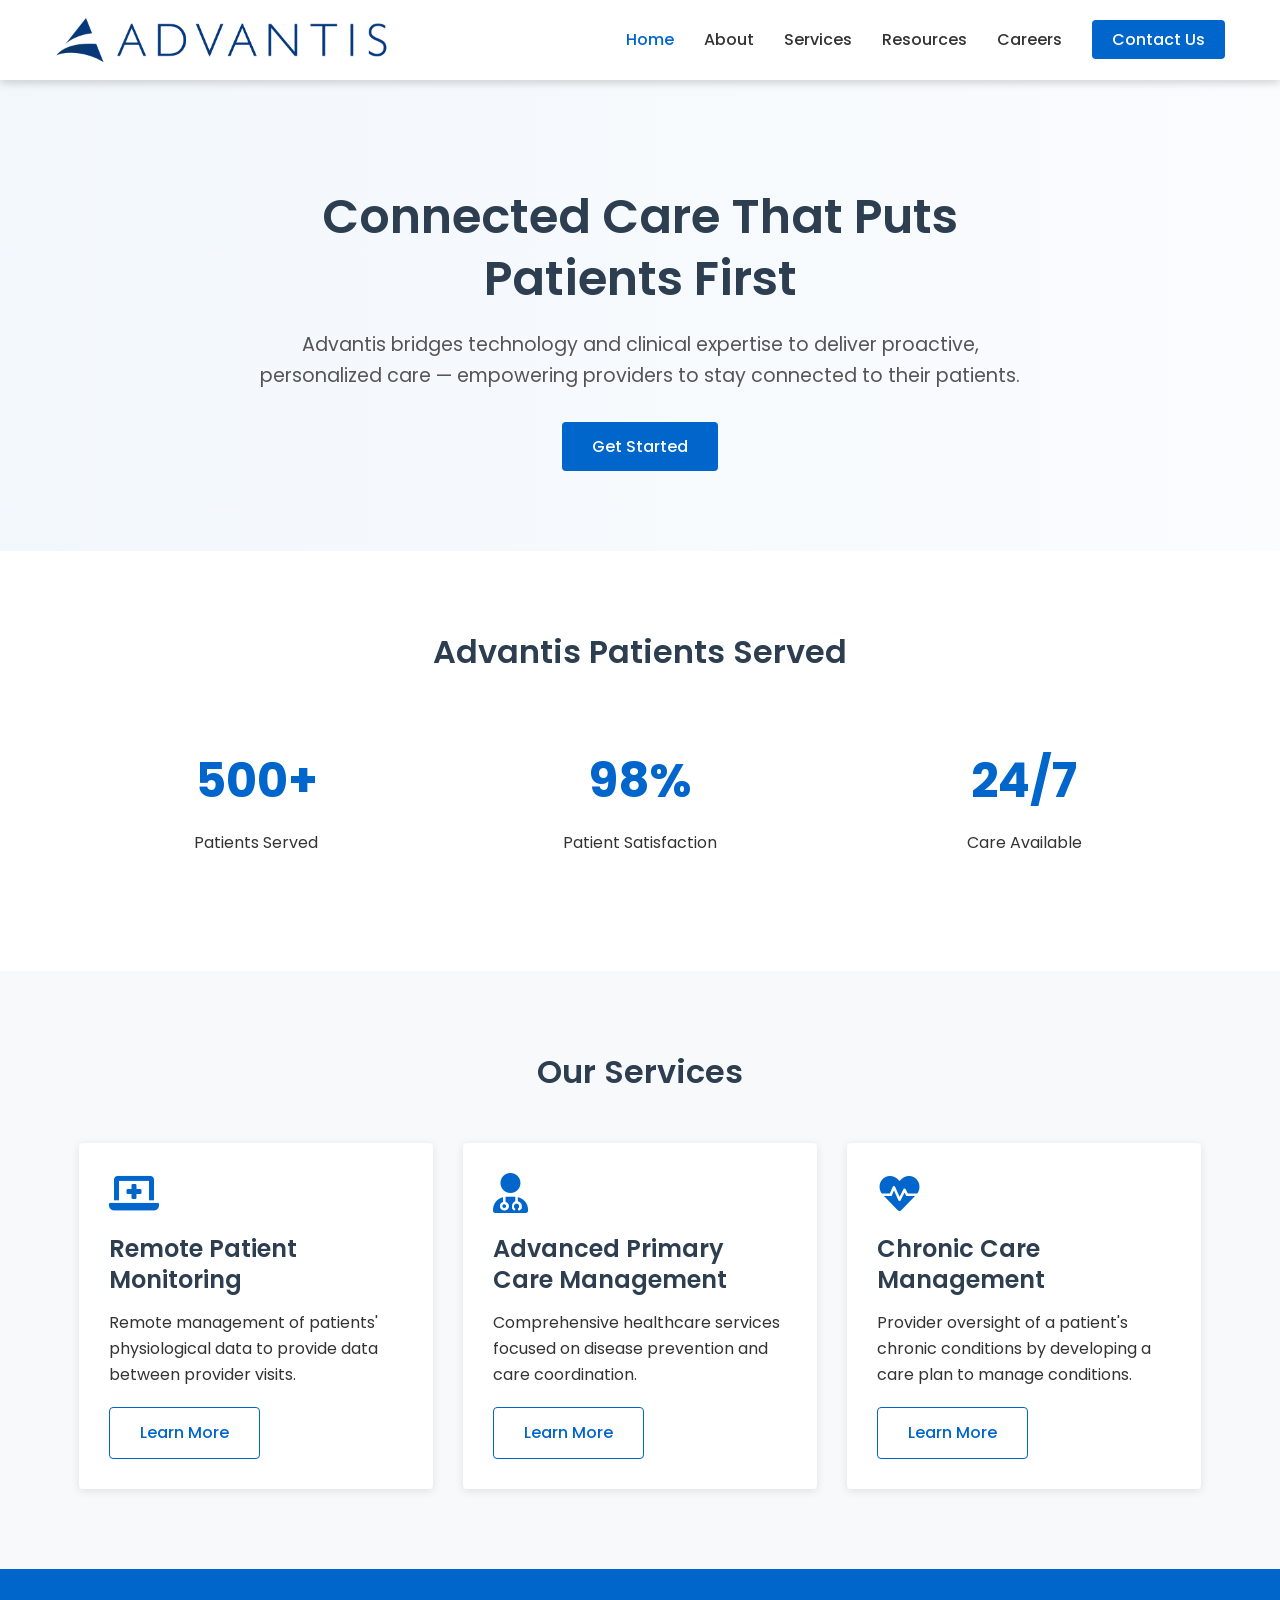
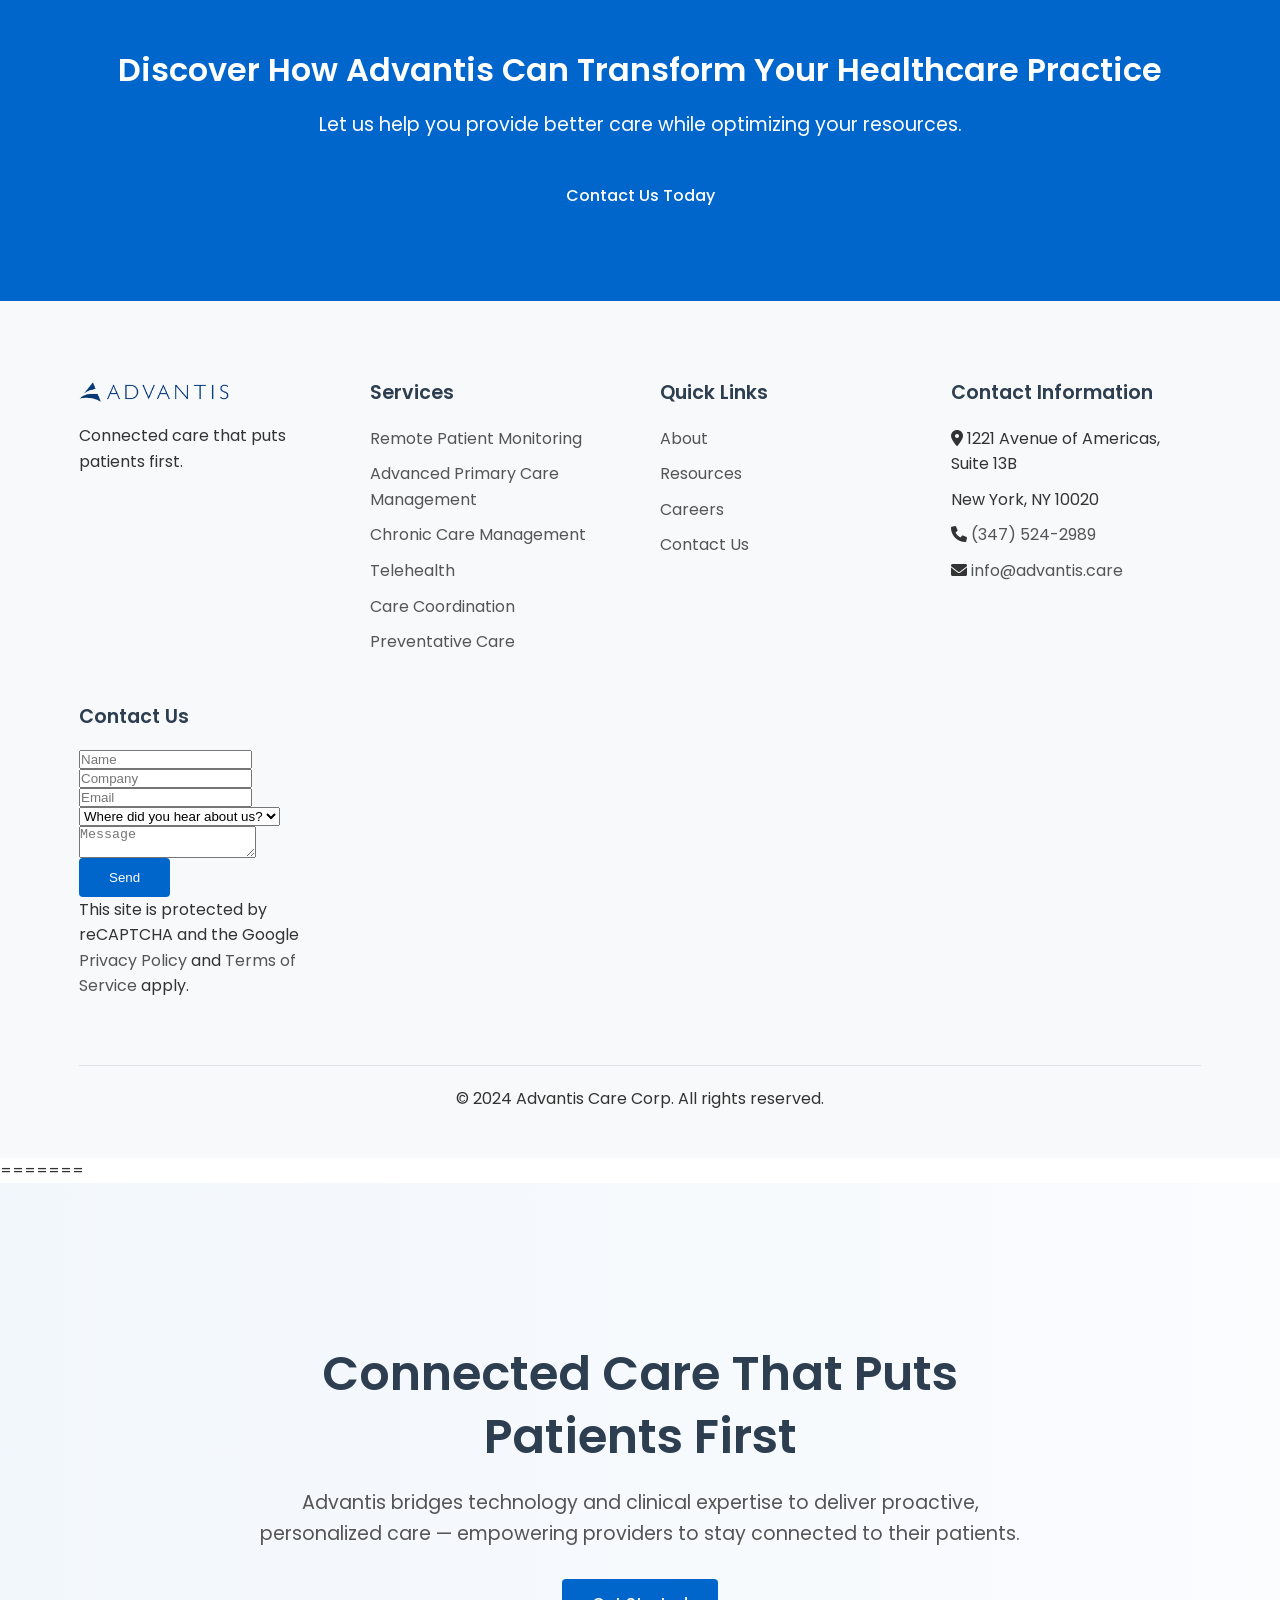
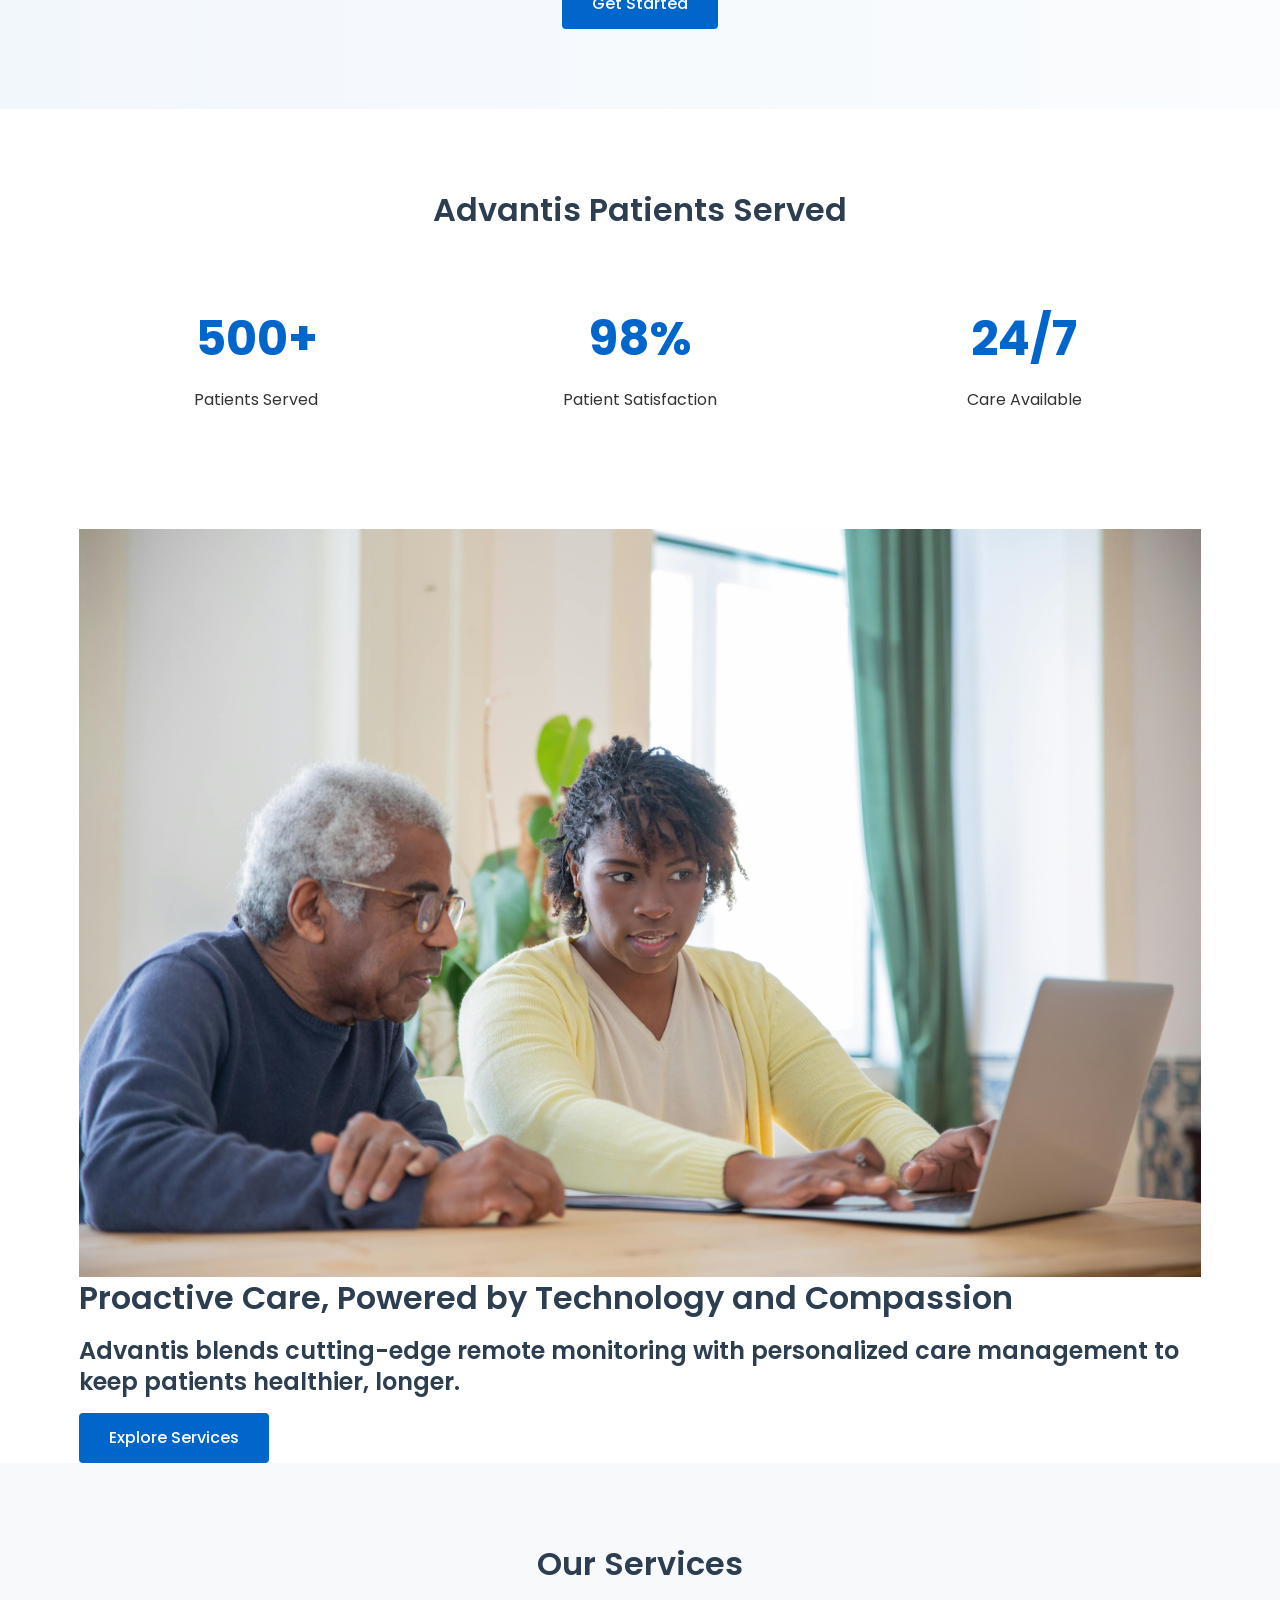
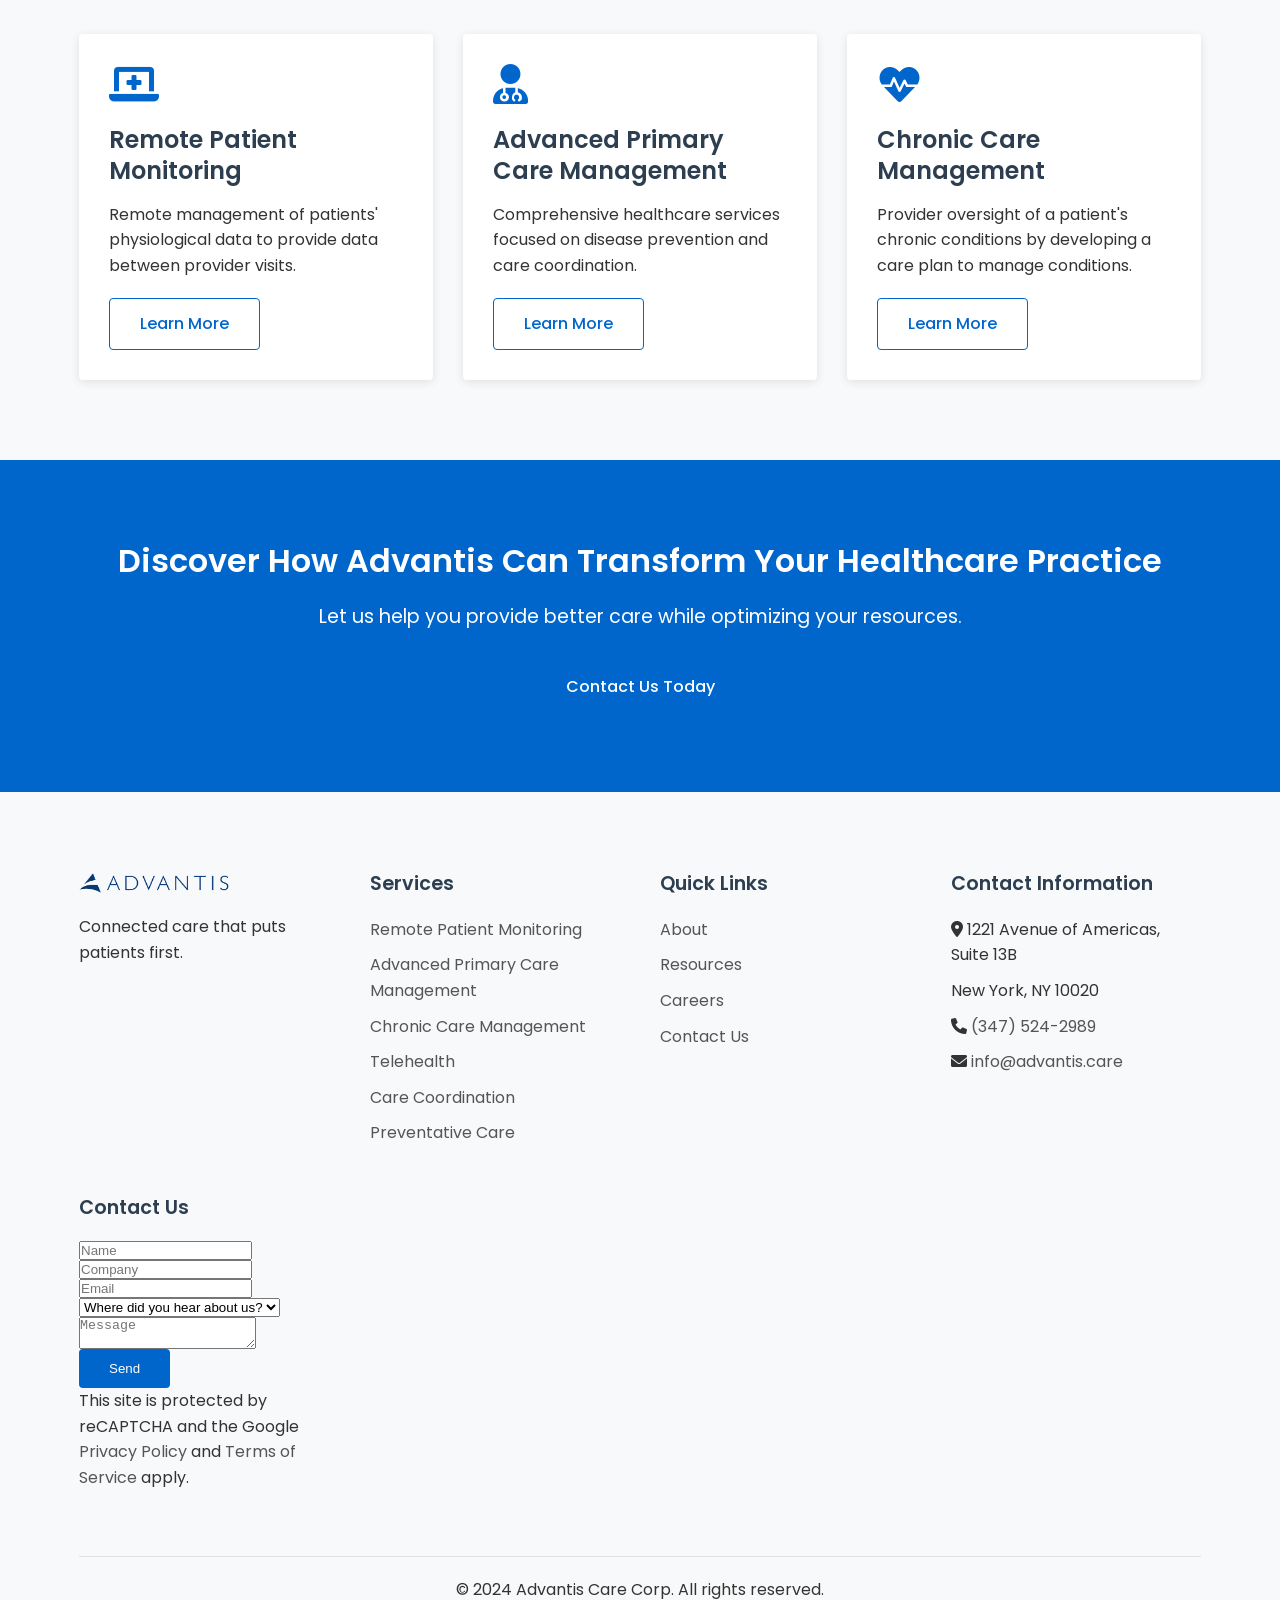
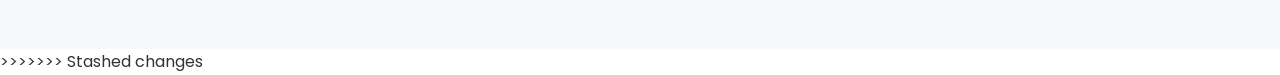
<file: index.html>
<<<<<<< Updated upstream
<!DOCTYPE html>
<html lang="en">
<head>
    <meta charset="UTF-8">
    <meta name="viewport" content="width=device-width, initial-scale=1.0">
    
    <!-- Prevent caching issues -->
    <meta http-equiv="Cache-Control" content="no-cache, no-store, must-revalidate">
    <meta http-equiv="Pragma" content="no-cache">
    <meta http-equiv="Expires" content="0">
    
    <title>Advantis - Connected Healthcare Solutions</title>
    <link rel="icon" href="images/favicon-32x32.png" type="image/png">
    
    <!-- Critical CSS for layout stability, even if stylesheet fails to load -->
    <style>
        *, *::before, *::after {
            box-sizing: border-box;
            margin: 0;
            padding: 0;
        }
        body {
            font-family: 'Poppins', Arial, sans-serif;
            line-height: 1.6;
            color: #333333;
            background-color: #ffffff;
        }
        .container {
            width: 90%;
            max-width: 1200px;
            margin: 0 auto;
            padding: 0 15px;
        }
        .header {
            background-color: #ffffff;
            box-shadow: 0 2px 10px rgba(0, 0, 0, 0.1);
            position: fixed;
            top: 0;
            left: 0;
            width: 100%;
            z-index: 1000;
            height: 80px;
        }
        .logo img {
            max-height: 50px;
            width: auto;
        }
        img {
            max-width: 100%;
            height: auto;
            display: block;
        }
        h1, h2, h3 {
            color: #2C3E50;
        }
        a {
            color: #0066CC;
            text-decoration: none;
        }
        .btn {
            display: inline-block;
            background: #0066CC;
            color: white;
            padding: 12px 30px;
            border-radius: 4px;
            font-weight: 500;
        }
        .footer {
            background: #f8f9fa;
            padding: 80px 0 30px;
        }
    </style>
    
    <!-- Main stylesheet with a unique timestamp to prevent caching issues -->
    <link rel="stylesheet" href="style.css?v=20240502001">
    
    <!-- External fonts -->
    <link rel="stylesheet" href="https://cdnjs.cloudflare.com/ajax/libs/font-awesome/6.0.0/css/all.min.css">
    <link href="https://fonts.googleapis.com/css2?family=Poppins:wght@400;500;600;700&family=Inter:wght@400;500;600&display=swap" rel="stylesheet">
</head>
<body>
    <!-- Header -->
    <header class="header">
        <div class="container header-container">
            <div class="logo">
                <a href="index.html">
                    <img src="images/Advantis-Logo-200.png" alt="Advantis Logo">
                </a>
            </div>
            
            <!-- Navigation for desktop -->
            <nav class="nav">
                <ul class="nav-list">
                    <li class="nav-item"><a href="index.html" class="nav-link active">Home</a></li>
                    <li class="nav-item"><a href="about.html" class="nav-link">About</a></li>
                    <li class="nav-item dropdown">
                        <a href="services.html" class="nav-link">Services</a>
                        <div class="dropdown-content">
                            <a href="services.html#rpm" class="dropdown-item">Remote Patient Monitoring</a>
                            <a href="services.html#apcm" class="dropdown-item">Advanced Primary Care Management</a>
                            <a href="services.html#ccm" class="dropdown-item">Chronic Care Management</a>
                            <a href="services.html#telehealth" class="dropdown-item">Telehealth</a>
                            <a href="services.html#coordination" class="dropdown-item">Care Coordination</a>
                            <a href="services.html#preventative" class="dropdown-item">Preventative Care</a>
                        </div>
                    </li>
                    <li class="nav-item"><a href="resources.html" class="nav-link">Resources</a></li>
                    <li class="nav-item"><a href="careers.html" class="nav-link">Careers</a></li>
                    <li class="nav-item"><a href="contact.html" class="nav-link contact-btn">Contact Us</a></li>
                </ul>
                
                <!-- Mobile menu toggle -->
                <button class="mobile-toggle" aria-label="Toggle menu">
                    <span></span>
                    <span></span>
                    <span></span>
                </button>
            </nav>
        </div>
    </header>

    <!-- Hero Section -->
    <section class="hero">
        <div class="container">
            <div class="hero-content">
                <h1>Connected Care That Puts Patients First</h1>
                <p>Advantis bridges technology and clinical expertise to deliver proactive, personalized care — empowering providers to stay connected to their patients.</p>
                <div class="hero-buttons">
                    <a href="contact.html" class="btn">Get Started</a>
                </div>
            </div>
        </div>
    </section>

    <!-- Stats Section -->
    <section class="stats section">
        <div class="container">
            <h2>Advantis Patients Served</h2>
            <div class="stats-grid">
                <div class="stat-item">
                    <div class="stat-number">500+</div>
                    <p>Patients Served</p>
                </div>
                <div class="stat-item">
                    <div class="stat-number">98%</div>
                    <p>Patient Satisfaction</p>
                </div>
                <div class="stat-item">
                    <div class="stat-number">24/7</div>
                    <p>Care Available</p>
                </div>
            </div>
        </div>
    </section>

    <!-- Services Section -->
    <section class="services section">
        <div class="container">
            <h2>Our Services</h2>
            <div class="services-grid">
                <div class="service-card">
                    <i class="fas fa-laptop-medical"></i>
                    <h3>Remote Patient Monitoring</h3>
                    <p>Remote management of patients' physiological data to provide data between provider visits.</p>
                    <a href="services.html#rpm" class="btn btn-secondary">Learn More</a>
                </div>
                <div class="service-card">
                    <i class="fas fa-user-md"></i>
                    <h3>Advanced Primary Care Management</h3>
                    <p>Comprehensive healthcare services focused on disease prevention and care coordination.</p>
                    <a href="services.html#apcm" class="btn btn-secondary">Learn More</a>
                </div>
                <div class="service-card">
                    <i class="fas fa-heartbeat"></i>
                    <h3>Chronic Care Management</h3>
                    <p>Provider oversight of a patient's chronic conditions by developing a care plan to manage conditions.</p>
                    <a href="services.html#ccm" class="btn btn-secondary">Learn More</a>
                </div>
            </div>
        </div>
    </section>

    <!-- Call to Action Section -->
    <section class="cta">
        <div class="container">
            <h2>Discover How Advantis Can Transform Your Healthcare Practice</h2>
            <p>Let us help you provide better care while optimizing your resources.</p>
            <a href="contact.html" class="btn">Contact Us Today</a>
        </div>
    </section>

    <!-- Footer -->
    <footer class="footer">
        <div class="container">
            <div class="footer-grid">
                <div class="footer-column">
                    <img src="images/Advantis-Logo-200.png" alt="Advantis Logo" class="footer-logo">
                    <p>Connected care that puts patients first.</p>
                </div>
                <div class="footer-column">
                    <h3>Services</h3>
                    <ul>
                        <li><a href="services.html#rpm">Remote Patient Monitoring</a></li>
                        <li><a href="services.html#apcm">Advanced Primary Care Management</a></li>
                        <li><a href="services.html#ccm">Chronic Care Management</a></li>
                        <li><a href="services.html#telehealth">Telehealth</a></li>
                        <li><a href="services.html#coordination">Care Coordination</a></li>
                        <li><a href="services.html#preventative">Preventative Care</a></li>
                    </ul>
                </div>
                <div class="footer-column">
                    <h3>Quick Links</h3>
                    <ul>
                        <li><a href="about.html">About</a></li>
                        <li><a href="resources.html">Resources</a></li>
                        <li><a href="careers.html">Careers</a></li>
                        <li><a href="contact.html">Contact Us</a></li>
                    </ul>
                </div>
                <div class="footer-column">
                    <h3>Contact Information</h3>
                    <ul>
                        <li><i class="fas fa-map-marker-alt"></i> 1221 Avenue of Americas, Suite 13B</li>
                        <li>New York, NY 10020</li>
                        <li><i class="fas fa-phone"></i> <a href="tel:+13475242989">(347) 524-2989</a></li>
                        <li><i class="fas fa-envelope"></i> <a href="mailto:info@advantis.care">info@advantis.care</a></li>
                    </ul>
                </div>
                <!-- Contact Form Column -->
                <div class="footer-column">
                    <h3>Contact Us</h3>
                    <form class="footer-contact-form">
                        <input type="text" placeholder="Name" required>
                        <input type="text" placeholder="Company" required>
                        <input type="email" placeholder="Email" required>
                        <select required>
                            <option value="">Where did you hear about us?</option>
                            <option value="search">Search Engine</option>
                            <option value="social">Social Media</option>
                            <option value="referral">Referral</option>
                            <option value="other">Other</option>
                        </select>
                        <textarea placeholder="Message" required></textarea>
                        <div class="g-recaptcha" data-sitekey="6LepWCorAAAAACKOTeqIfRkulqMHijMDkpvqm8fO"></div>
                        <button type="submit" class="btn btn-primary">Send</button>
                    </form>
                    <p class="form-disclaimer">This site is protected by reCAPTCHA and the Google 
                        <a href="https://policies.google.com/privacy">Privacy Policy</a> and 
                        <a href="https://policies.google.com/terms">Terms of Service</a> apply.
                    </p>
                </div>
            </div>
            <div class="footer-bottom">
                <p>&copy; 2024 Advantis Care Corp. All rights reserved.</p>
            </div>
        </div>
    </footer>

    <!-- Google reCAPTCHA -->
    <script src="https://www.google.com/recaptcha/api.js" async defer></script>
    
    <!-- Main JavaScript file -->
    <script src="script.js?v=20240502001"></script>
</body>
=======
<!DOCTYPE html>
<html lang="en">
<head>
    <meta charset="UTF-8">
    <meta name="viewport" content="width=device-width, initial-scale=1.0">
    
    <!-- Prevent caching issues -->
    <meta http-equiv="Cache-Control" content="no-cache, no-store, must-revalidate">
    <meta http-equiv="Pragma" content="no-cache">
    <meta http-equiv="Expires" content="0">
    
    <title>Advantis - Connected Healthcare Solutions</title>
    <link rel="icon" href="images/favicon-32x32.png" type="image/png">
    
    <!-- Critical CSS for layout stability, even if stylesheet fails to load -->
    <style>
        *, *::before, *::after {
            box-sizing: border-box;
            margin: 0;
            padding: 0;
        }
        body {
            font-family: 'Poppins', Arial, sans-serif;
            line-height: 1.6;
            color: #333333;
            background-color: #ffffff;
        }
        .container {
            width: 90%;
            max-width: 1200px;
            margin: 0 auto;
            padding: 0 15px;
        }
        .header {
            background-color: #ffffff;
            box-shadow: 0 2px 10px rgba(0, 0, 0, 0.1);
            position: fixed;
            top: 0;
            left: 0;
            width: 100%;
            z-index: 1000;
            height: 80px;
        }
        .logo img {
            max-height: 50px;
            width: auto;
        }
        img {
            max-width: 100%;
            height: auto;
            display: block;
        }
        h1, h2, h3 {
            color: #2C3E50;
        }
        a {
            color: #0066CC;
            text-decoration: none;
        }
        .btn {
            display: inline-block;
            background: #0066CC;
            color: white;
            padding: 12px 30px;
            border-radius: 4px;
            font-weight: 500;
        }
        .footer {
            background: #f8f9fa;
            padding: 80px 0 30px;
        }
    </style>
    
    <!-- Main stylesheet with a unique timestamp to prevent caching issues -->
    <link rel="stylesheet" href="style.css?v=20240502001">
    
    <!-- External fonts -->
    <link rel="stylesheet" href="https://cdnjs.cloudflare.com/ajax/libs/font-awesome/6.0.0/css/all.min.css">
    <link href="https://fonts.googleapis.com/css2?family=Poppins:wght@400;500;600;700&family=Inter:wght@400;500;600&display=swap" rel="stylesheet">
</head>
<body>
    <!-- Header -->
    <header class="header">
        <div class="container header-container">
            <div class="logo">
                <a href="index.html">
                    <img src="images/Advantis-Logo-200.png" alt="Advantis Logo">
                </a>
            </div>
            
            <!-- Navigation for desktop -->
            <nav class="nav">
                <ul class="nav-list">
                    <li class="nav-item"><a href="index.html" class="nav-link active">Home</a></li>
                    <li class="nav-item"><a href="about.html" class="nav-link">About</a></li>
                    <li class="nav-item dropdown">
                        <a href="services.html" class="nav-link">Services</a>
                        <div class="dropdown-content">
                            <a href="services.html#rpm" class="dropdown-item">Remote Patient Monitoring</a>
                            <a href="services.html#apcm" class="dropdown-item">Advanced Primary Care Management</a>
                            <a href="services.html#ccm" class="dropdown-item">Chronic Care Management</a>
                            <a href="services.html#telehealth" class="dropdown-item">Telehealth</a>
                            <a href="services.html#coordination" class="dropdown-item">Care Coordination</a>
                            <a href="services.html#preventative" class="dropdown-item">Preventative Care</a>
                        </div>
                    </li>
                    <li class="nav-item"><a href="resources.html" class="nav-link">Resources</a></li>
                    <li class="nav-item"><a href="careers.html" class="nav-link">Careers</a></li>
                    <li class="nav-item"><a href="contact.html" class="nav-link contact-btn">Contact Us</a></li>
                </ul>
                
                <!-- Mobile menu toggle -->
                <button class="mobile-toggle" aria-label="Toggle menu">
                    <span></span>
                    <span></span>
                    <span></span>
                </button>
            </nav>
        </div>
    </header>

    <!-- Hero Section -->
    <section class="hero">
        <div class="container">
            <div class="hero-content">
                <h1>Connected Care That Puts Patients First</h1>
                <p>Advantis bridges technology and clinical expertise to deliver proactive, personalized care — empowering providers to stay connected to their patients.</p>
                <div class="hero-buttons">
                    <a href="contact.html" class="btn">Get Started</a>
                </div>
            </div>
        </div>
    </section>

    <!-- Stats Section -->
    <section class="stats section">
        <div class="container">
            <h2>Advantis Patients Served</h2>
            <div class="stats-grid">
                <div class="stat-item">
                    <div class="stat-number">500+</div>
                    <p>Patients Served</p>
                </div>
                <div class="stat-item">
                    <div class="stat-number">98%</div>
                    <p>Patient Satisfaction</p>
                </div>
                <div class="stat-item">
                    <div class="stat-number">24/7</div>
                    <p>Care Available</p>
                </div>
            </div>
        </div>
    </section>

        <!-- Dedicated to Proactive Care Section -->
        <section class="proactive-care">
            <div class="container">
                <div class="proactive-grid">
                    <div class="proactive-image">
                        <img src="images/caretaking.jpg" alt="Healthcare provider with patient" class="proactive-img">
                    </div>
                    <div class="proactive-content">
                        <h2>Proactive Care, Powered by Technology and Compassion</h2>
                        <h3>Advantis blends cutting-edge remote monitoring with personalized care management to keep patients healthier, longer.</h3>
                        <a href="services.html" class="btn btn-primary">Explore Services</a>
                    </div>
                </div>
            </div>
        </section>
        
    <!-- Services Section -->
    <section class="services section">
        <div class="container">
            <h2>Our Services</h2>
            <div class="services-grid">
                <div class="service-card">
                    <i class="fas fa-laptop-medical"></i>
                    <h3>Remote Patient Monitoring</h3>
                    <p>Remote management of patients' physiological data to provide data between provider visits.</p>
                    <a href="services.html#rpm" class="btn btn-secondary">Learn More</a>
                </div>
                <div class="service-card">
                    <i class="fas fa-user-md"></i>
                    <h3>Advanced Primary Care Management</h3>
                    <p>Comprehensive healthcare services focused on disease prevention and care coordination.</p>
                    <a href="services.html#apcm" class="btn btn-secondary">Learn More</a>
                </div>
                <div class="service-card">
                    <i class="fas fa-heartbeat"></i>
                    <h3>Chronic Care Management</h3>
                    <p>Provider oversight of a patient's chronic conditions by developing a care plan to manage conditions.</p>
                    <a href="services.html#ccm" class="btn btn-secondary">Learn More</a>
                </div>
            </div>
        </div>
    </section>

    <!-- Call to Action Section -->
    <section class="cta">
        <div class="container">
            <h2>Discover How Advantis Can Transform Your Healthcare Practice</h2>
            <p>Let us help you provide better care while optimizing your resources.</p>
            <a href="contact.html" class="btn">Contact Us Today</a>
        </div>
    </section>

    <!-- Footer -->
    <footer class="footer">
        <div class="container">
            <div class="footer-grid">
                <div class="footer-column">
                    <img src="images/Advantis-Logo-200.png" alt="Advantis Logo" class="footer-logo">
                    <p>Connected care that puts patients first.</p>
                </div>
                <div class="footer-column">
                    <h3>Services</h3>
                    <ul>
                        <li><a href="services.html#rpm">Remote Patient Monitoring</a></li>
                        <li><a href="services.html#apcm">Advanced Primary Care Management</a></li>
                        <li><a href="services.html#ccm">Chronic Care Management</a></li>
                        <li><a href="services.html#telehealth">Telehealth</a></li>
                        <li><a href="services.html#coordination">Care Coordination</a></li>
                        <li><a href="services.html#preventative">Preventative Care</a></li>
                    </ul>
                </div>
                <div class="footer-column">
                    <h3>Quick Links</h3>
                    <ul>
                        <li><a href="about.html">About</a></li>
                        <li><a href="resources.html">Resources</a></li>
                        <li><a href="careers.html">Careers</a></li>
                        <li><a href="contact.html">Contact Us</a></li>
                    </ul>
                </div>
                <div class="footer-column">
                    <h3>Contact Information</h3>
                    <ul>
                        <li><i class="fas fa-map-marker-alt"></i> 1221 Avenue of Americas, Suite 13B</li>
                        <li>New York, NY 10020</li>
                        <li><i class="fas fa-phone"></i> <a href="tel:+13475242989">(347) 524-2989</a></li>
                        <li><i class="fas fa-envelope"></i> <a href="mailto:info@advantis.care">info@advantis.care</a></li>
                    </ul>
                </div>
                <!-- Contact Form Column -->
                <div class="footer-column">
                    <h3>Contact Us</h3>
                    <form class="footer-contact-form">
                        <input type="text" placeholder="Name" required>
                        <input type="text" placeholder="Company" required>
                        <input type="email" placeholder="Email" required>
                        <select required>
                            <option value="">Where did you hear about us?</option>
                            <option value="search">Search Engine</option>
                            <option value="social">Social Media</option>
                            <option value="referral">Referral</option>
                            <option value="other">Other</option>
                        </select>
                        <textarea placeholder="Message" required></textarea>
                        <div class="g-recaptcha" data-sitekey="6LepWCorAAAAACKOTeqIfRkulqMHijMDkpvqm8fO"></div>
                        <button type="submit" class="btn btn-primary">Send</button>
                    </form>
                    <p class="form-disclaimer">This site is protected by reCAPTCHA and the Google 
                        <a href="https://policies.google.com/privacy">Privacy Policy</a> and 
                        <a href="https://policies.google.com/terms">Terms of Service</a> apply.
                    </p>
                </div>
            </div>
            <div class="footer-bottom">
                <p>&copy; 2024 Advantis Care Corp. All rights reserved.</p>
            </div>
        </div>
    </footer>

    <!-- Google reCAPTCHA -->
    <script src="https://www.google.com/recaptcha/api.js" async defer></script>
    
    <!-- Main JavaScript file -->
    <script src="script.js?v=20240502001"></script>
</body>
>>>>>>> Stashed changes
</html>
</file>
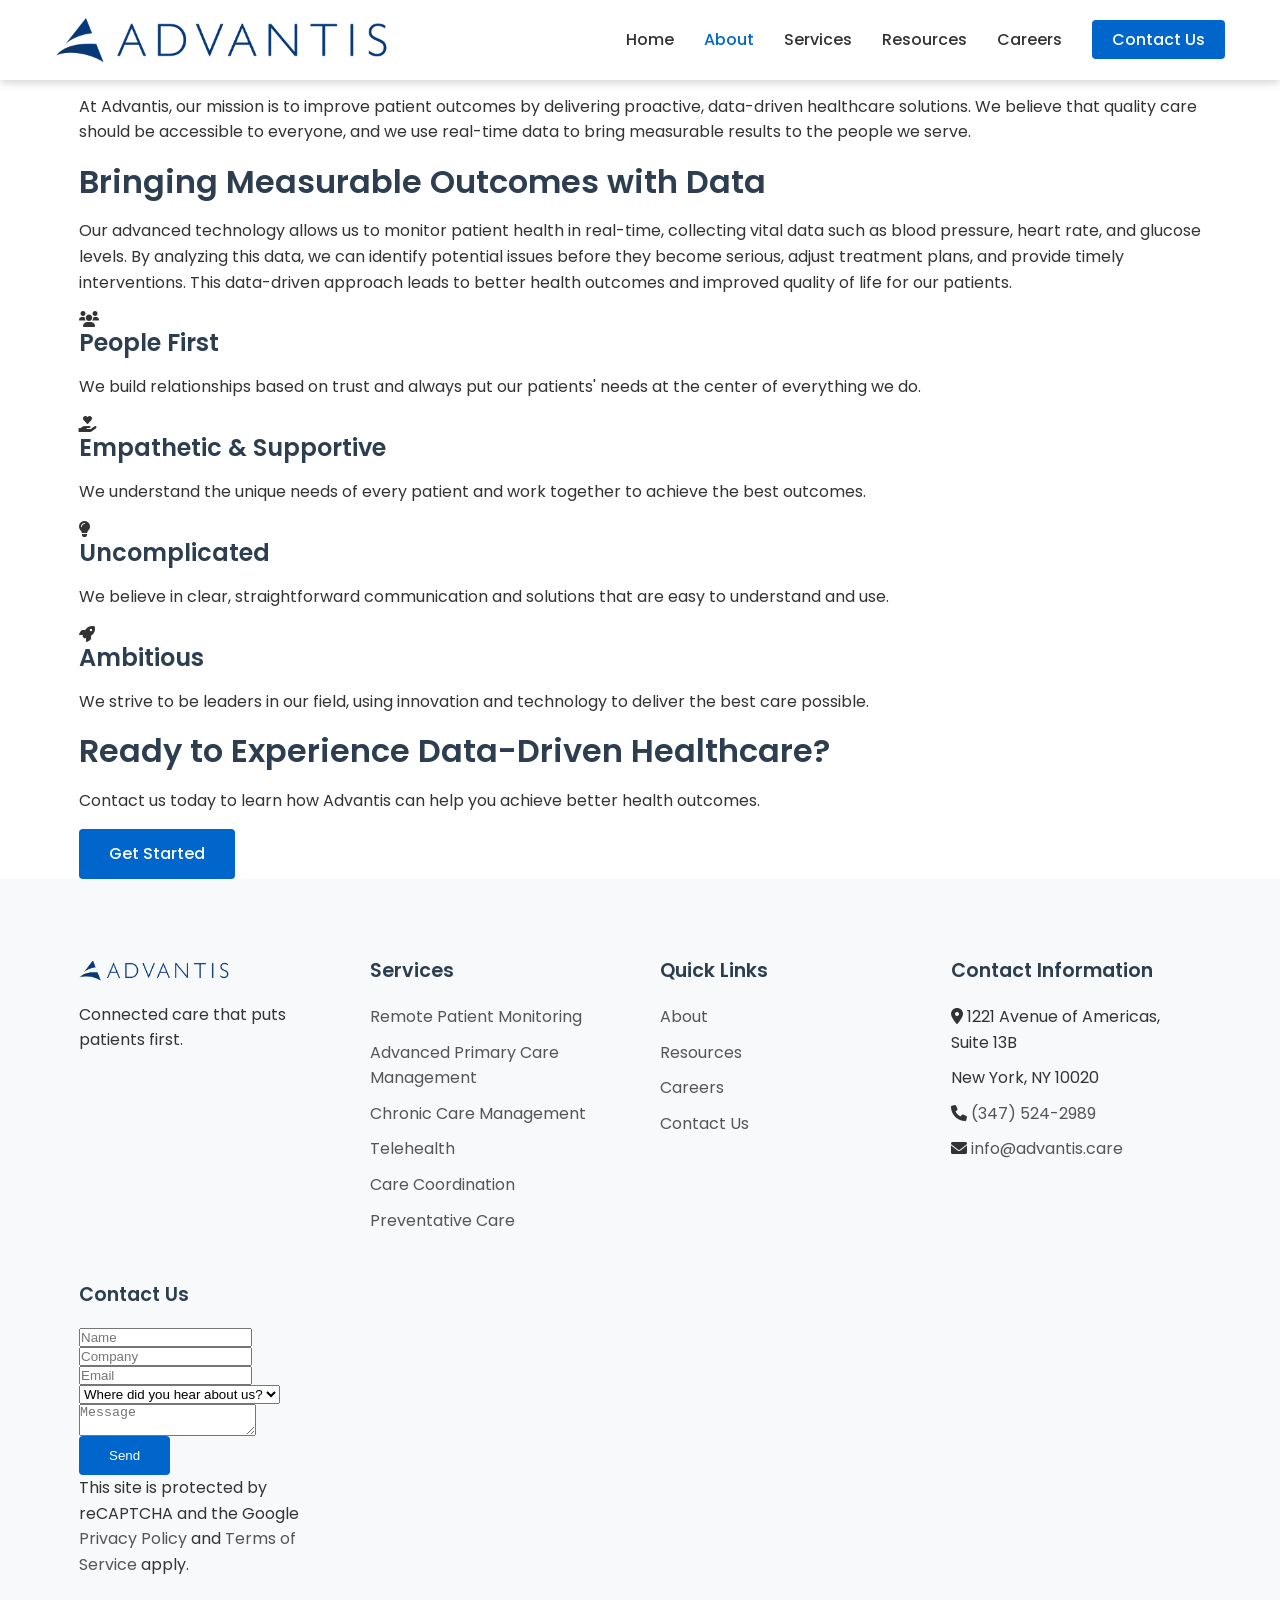
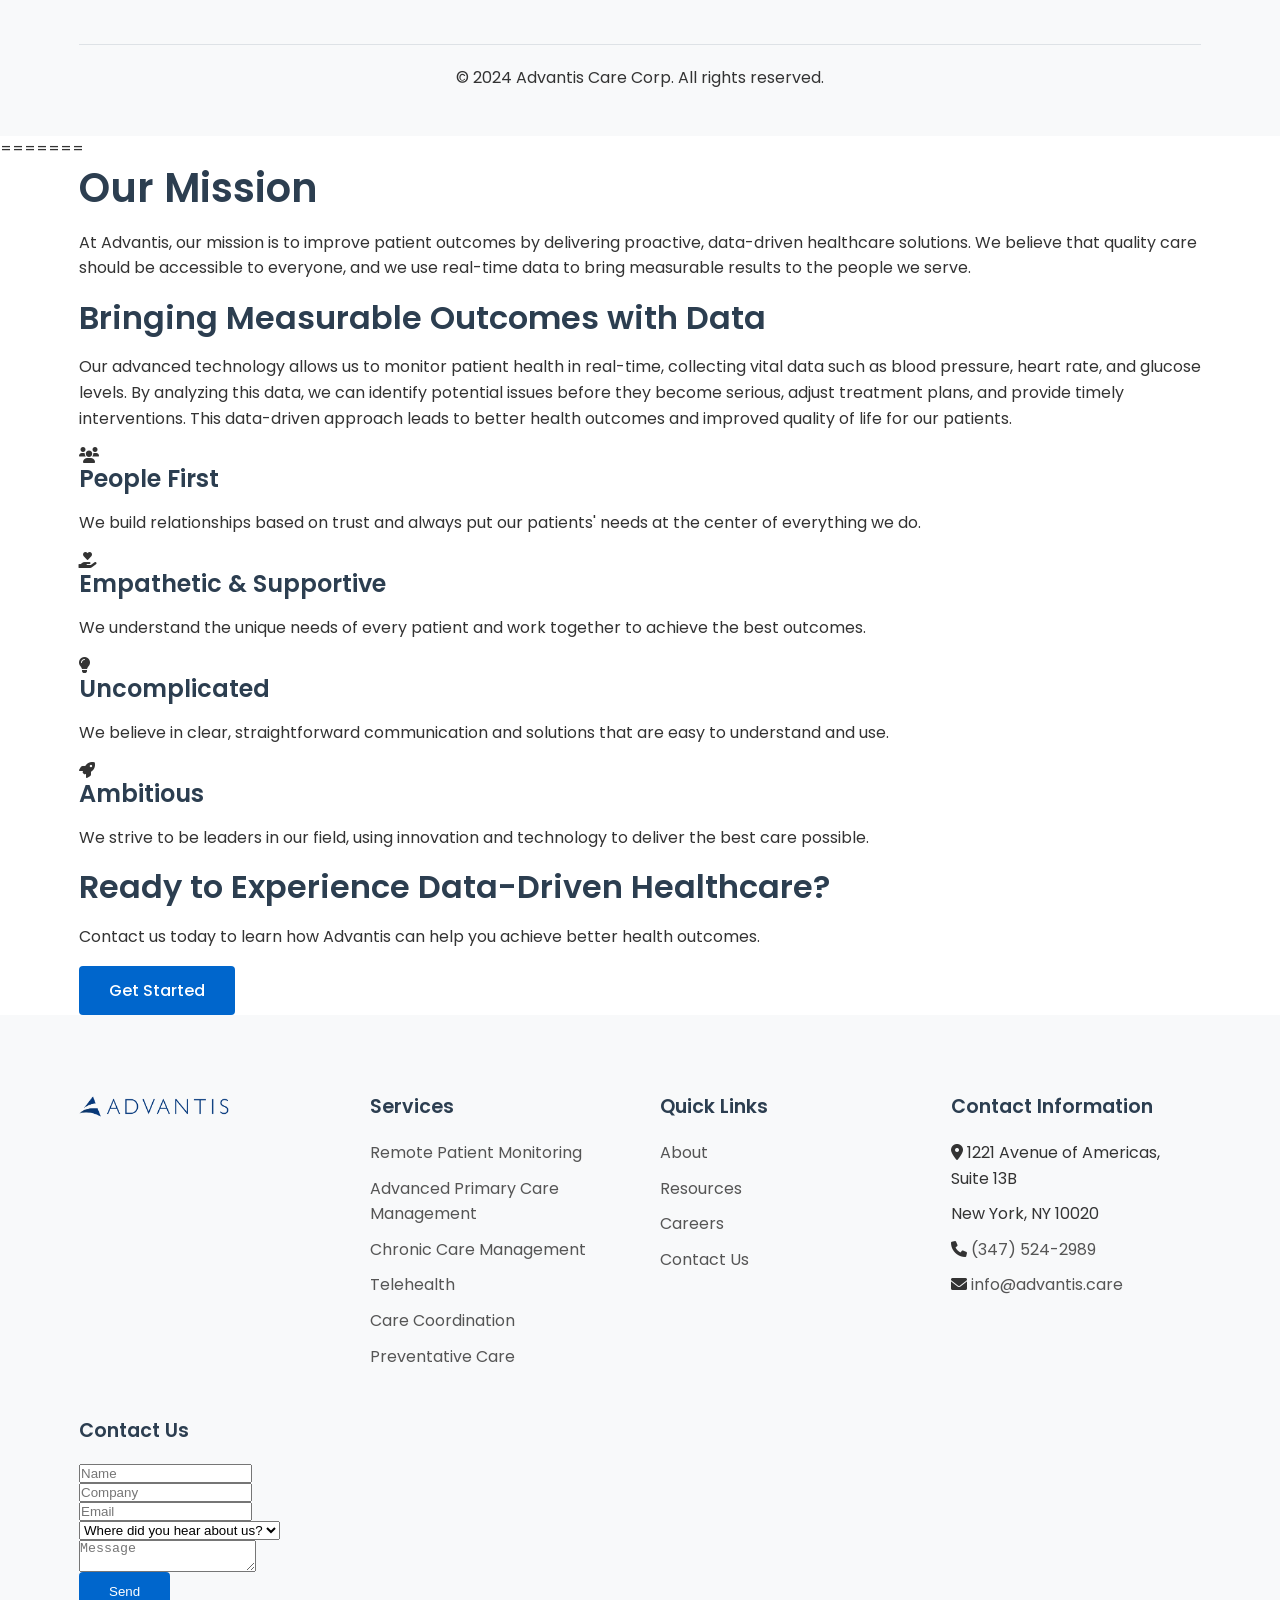
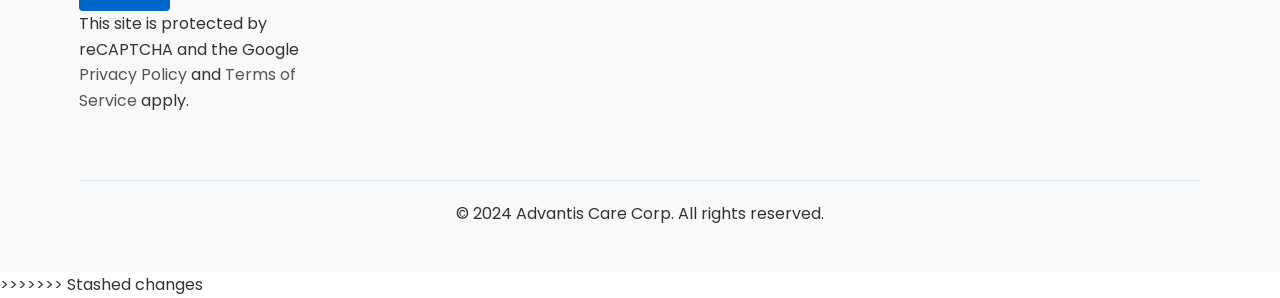
<file: about.html>
<<<<<<< Updated upstream
<!DOCTYPE html>
<html lang="en">
<head>
    <meta charset="UTF-8">
    <meta name="viewport" content="width=device-width, initial-scale=1.0">
    
    <!-- Prevent caching issues -->
    <meta http-equiv="Cache-Control" content="no-cache, no-store, must-revalidate">
    <meta http-equiv="Pragma" content="no-cache">
    <meta http-equiv="Expires" content="0">
    
    <title>About Us - Advantis</title>
    <link rel="icon" href="images/favicon-32x32.png" type="image/png">
    
    <!-- Critical CSS for layout stability, even if stylesheet fails to load -->
    <style>
        *, *::before, *::after {
            box-sizing: border-box;
            margin: 0;
            padding: 0;
        }
        body {
            font-family: 'Poppins', Arial, sans-serif;
            line-height: 1.6;
            color: #333333;
            background-color: #ffffff;
        }
        .container {
            width: 90%;
            max-width: 1200px;
            margin: 0 auto;
            padding: 0 15px;
        }
        .header {
            background-color: #ffffff;
            box-shadow: 0 2px 10px rgba(0, 0, 0, 0.1);
            position: fixed;
            top: 0;
            left: 0;
            width: 100%;
            z-index: 1000;
            height: 80px;
        }
        .logo img {
            max-height: 50px;
            width: auto;
        }
        img {
            max-width: 100%;
            height: auto;
            display: block;
        }
        h1, h2, h3 {
            color: #2C3E50;
        }
        a {
            color: #0066CC;
            text-decoration: none;
        }
        .btn {
            display: inline-block;
            background: #0066CC;
            color: white;
            padding: 12px 30px;
            border-radius: 4px;
            font-weight: 500;
        }
        .footer {
            background: #f8f9fa;
            padding: 80px 0 30px;
        }
    </style>
    
    <!-- Main stylesheet with a unique timestamp to prevent caching issues -->
    <link rel="stylesheet" href="style.css?v=20240502001">
    
    <!-- External fonts -->
    <link rel="stylesheet" href="https://cdnjs.cloudflare.com/ajax/libs/font-awesome/6.0.0/css/all.min.css">
    <link href="https://fonts.googleapis.com/css2?family=Poppins:wght@400;500;600;700&family=Inter:wght@400;500;600&display=swap" rel="stylesheet">
</head>
<body>
    <!-- Header -->
    <header class="header">
        <div class="container header-container">
            <div class="logo">
                <a href="index.html">
                    <img src="images/Advantis-Logo-200.png" alt="Advantis Logo">
                </a>
            </div>
            
            <!-- Navigation for desktop -->
            <nav class="nav">
                <ul class="nav-list">
                    <li class="nav-item"><a href="index.html" class="nav-link">Home</a></li>
                    <li class="nav-item"><a href="about.html" class="nav-link active">About</a></li>
                    <li class="nav-item dropdown">
                        <a href="services.html" class="nav-link">Services</a>
                        <div class="dropdown-content">
                            <a href="services.html#rpm" class="dropdown-item">Remote Patient Monitoring</a>
                            <a href="services.html#apcm" class="dropdown-item">Advanced Primary Care Management</a>
                            <a href="services.html#ccm" class="dropdown-item">Chronic Care Management</a>
                            <a href="services.html#telehealth" class="dropdown-item">Telehealth</a>
                            <a href="services.html#coordination" class="dropdown-item">Care Coordination</a>
                            <a href="services.html#preventative" class="dropdown-item">Preventative Care</a>
                        </div>
                    </li>
                    <li class="nav-item"><a href="resources.html" class="nav-link">Resources</a></li>
                    <li class="nav-item"><a href="careers.html" class="nav-link">Careers</a></li>
                    <li class="nav-item"><a href="contact.html" class="nav-link contact-btn">Contact Us</a></li>
                </ul>
                
                <!-- Mobile menu toggle -->
                <button class="mobile-toggle" aria-label="Toggle menu">
                    <span></span>
                    <span></span>
                    <span></span>
                </button>
            </nav>
        </div>
    </header>

    <!-- Hero Section: Mission Statement -->
    <section class="about-hero">
        <div class="container">
            <h1>Our Mission</h1>
            <p>At Advantis, our mission is to improve patient outcomes by delivering proactive, data-driven healthcare solutions. We believe that quality care should be accessible to everyone, and we use real-time data to bring measurable results to the people we serve.</p>
        </div>
    </section>

    <!-- Principles/Outcomes Section -->
    <section class="about-principles">
        <div class="container">
            <h2>Bringing Measurable Outcomes with Data</h2>
            <p>Our advanced technology allows us to monitor patient health in real-time, collecting vital data such as blood pressure, heart rate, and glucose levels. By analyzing this data, we can identify potential issues before they become serious, adjust treatment plans, and provide timely interventions. This data-driven approach leads to better health outcomes and improved quality of life for our patients.</p>
            <div class="about-values">
                <div class="value-box">
                    <i class="fas fa-users"></i>
                    <h3>People First</h3>
                    <p>We build relationships based on trust and always put our patients' needs at the center of everything we do.</p>
                </div>
                <div class="value-box">
                    <i class="fas fa-hand-holding-heart"></i>
                    <h3>Empathetic & Supportive</h3>
                    <p>We understand the unique needs of every patient and work together to achieve the best outcomes.</p>
                </div>
                <div class="value-box">
                    <i class="fas fa-lightbulb"></i>
                    <h3>Uncomplicated</h3>
                    <p>We believe in clear, straightforward communication and solutions that are easy to understand and use.</p>
                </div>
                <div class="value-box">
                    <i class="fas fa-rocket"></i>
                    <h3>Ambitious</h3>
                    <p>We strive to be leaders in our field, using innovation and technology to deliver the best care possible.</p>
                </div>
            </div>
        </div>
    </section>

    <!-- Call to Action Section -->
    <section class="about-cta">
        <div class="container">
            <h2>Ready to Experience Data-Driven Healthcare?</h2>
            <p>Contact us today to learn how Advantis can help you achieve better health outcomes.</p>
            <a href="contact.html" class="btn btn-primary">Get Started</a>
        </div>
    </section>

    <!-- Footer -->
    <footer class="footer">
        <div class="container">
            <div class="footer-grid">
                <div class="footer-column">
                    <img src="images/Advantis-Logo-200.png" alt="Advantis Logo" class="footer-logo">
                    <p>Connected care that puts patients first.</p>
                </div>
                <div class="footer-column">
                    <h3>Services</h3>
                    <ul>
                        <li><a href="services.html#rpm">Remote Patient Monitoring</a></li>
                        <li><a href="services.html#apcm">Advanced Primary Care Management</a></li>
                        <li><a href="services.html#ccm">Chronic Care Management</a></li>
                        <li><a href="services.html#telehealth">Telehealth</a></li>
                        <li><a href="services.html#coordination">Care Coordination</a></li>
                        <li><a href="services.html#preventative">Preventative Care</a></li>
                    </ul>
                </div>
                <div class="footer-column">
                    <h3>Quick Links</h3>
                    <ul>
                        <li><a href="about.html">About</a></li>
                        <li><a href="resources.html">Resources</a></li>
                        <li><a href="careers.html">Careers</a></li>
                        <li><a href="contact.html">Contact Us</a></li>
                    </ul>
                </div>
                <div class="footer-column">
                    <h3>Contact Information</h3>
                    <ul>
                        <li><i class="fas fa-map-marker-alt"></i> 1221 Avenue of Americas, Suite 13B</li>
                        <li>New York, NY 10020</li>
                        <li><i class="fas fa-phone"></i> <a href="tel:+13475242989">(347) 524-2989</a></li>
                        <li><i class="fas fa-envelope"></i> <a href="mailto:info@advantis.care">info@advantis.care</a></li>
                    </ul>
                </div>
                <!-- Contact Form Column -->
                <div class="footer-column">
                    <h3>Contact Us</h3>
                    <form class="footer-contact-form">
                        <input type="text" placeholder="Name" required>
                        <input type="text" placeholder="Company" required>
                        <input type="email" placeholder="Email" required>
                        <select required>
                            <option value="">Where did you hear about us?</option>
                            <option value="search">Search Engine</option>
                            <option value="social">Social Media</option>
                            <option value="referral">Referral</option>
                            <option value="other">Other</option>
                        </select>
                        <textarea placeholder="Message" required></textarea>
                        <div class="g-recaptcha" data-sitekey="6LepWCorAAAAACKOTeqIfRkulqMHijMDkpvqm8fO"></div>
                        <button type="submit" class="btn btn-primary">Send</button>
                    </form>
                    <p class="form-disclaimer">This site is protected by reCAPTCHA and the Google 
                        <a href="https://policies.google.com/privacy">Privacy Policy</a> and 
                        <a href="https://policies.google.com/terms">Terms of Service</a> apply.
                    </p>
                </div>
            </div>
            <div class="footer-bottom">
                <p>&copy; 2024 Advantis Care Corp. All rights reserved.</p>
            </div>
        </div>
    </footer>

    <!-- Google reCAPTCHA -->
    <script src="https://www.google.com/recaptcha/api.js" async defer></script>
    
    <!-- Main JavaScript file -->
    <script src="script.js?v=20240502001"></script>
</body>
=======
<!DOCTYPE html>
<html lang="en">
<head>
    <meta charset="UTF-8">
    <meta name="viewport" content="width=device-width, initial-scale=1.0">
    
    <!-- Standard cache control -->
    <meta http-equiv="Cache-Control" content="max-age=3600">
    
    <title>About Us - Advantis</title>
    <link rel="icon" href="images/favicon-32x32.png" type="image/png">
    
    <!-- Critical CSS for layout stability, even if stylesheet fails to load -->
    <style>
        *, *::before, *::after {
            box-sizing: border-box;
            margin: 0;
            padding: 0;
        }
        body {
            font-family: 'Poppins', Arial, sans-serif;
            line-height: 1.6;
            color: #333333;
            background-color: #ffffff;
        }
        .container {
            width: 90%;
            max-width: 1200px;
            margin: 0 auto;
            padding: 0 15px;
        }
        .header {
            background-color: #ffffff;
            box-shadow: 0 2px 10px rgba(0, 0, 0, 0.1);
            position: fixed;
            top: 0;
            left: 0;
            width: 100%;
            z-index: 1000;
            height: 80px;
        }
        .logo img {
            max-height: 50px;
            width: auto;
        }
        img {
            max-width: 100%;
            height: auto;
            display: block;
        }
        h1, h2, h3 {
            color: #2C3E50;
        }
        a {
            color: #0066CC;
            text-decoration: none;
        }
        .btn {
            display: inline-block;
            background: #0066CC;
            color: white;
            padding: 12px 30px;
            border-radius: 4px;
            font-weight: 500;
        }
        .footer {
            background: #f8f9fa;
            padding: 80px 0 30px;
        }
    </style>
    
    <!-- Main stylesheet with a fixed version instead of timestamp -->
    <link rel="stylesheet" href="style.css?v=fixed-20240502">
    
    <!-- External fonts -->
    <link rel="stylesheet" href="https://cdnjs.cloudflare.com/ajax/libs/font-awesome/6.0.0/css/all.min.css">
    <link href="https://fonts.googleapis.com/css2?family=Poppins:wght@400;500;600;700&family=Inter:wght@400;500;600&display=swap" rel="stylesheet">
</head>
<body>
    <!-- Header -->
    <header class="header">
        <div class="container header-container">
            <div class="logo">
                <a href="index.html">
                    <img src="images/Advantis-Logo-200.png" alt="Advantis Logo">
                </a>
            </div>
            
            <!-- Navigation for desktop -->
            <nav class="nav">
                <ul class="nav-list">
                    <li class="nav-item"><a href="index.html" class="nav-link">Home</a></li>
                    <li class="nav-item"><a href="about.html" class="nav-link active">About</a></li>
                    <li class="nav-item dropdown">
                        <a href="services.html" class="nav-link">Services</a>
                        <div class="dropdown-content">
                            <a href="services.html#rpm" class="dropdown-item">Remote Patient Monitoring</a>
                            <a href="services.html#apcm" class="dropdown-item">Advanced Primary Care Management</a>
                            <a href="services.html#ccm" class="dropdown-item">Chronic Care Management</a>
                            <a href="services.html#telehealth" class="dropdown-item">Telehealth</a>
                            <a href="services.html#coordination" class="dropdown-item">Care Coordination</a>
                            <a href="services.html#preventative" class="dropdown-item">Preventative Care</a>
                        </div>
                    </li>
                    <li class="nav-item"><a href="resources.html" class="nav-link">Resources</a></li>
                    <li class="nav-item"><a href="careers.html" class="nav-link">Careers</a></li>
                    <li class="nav-item"><a href="contact.html" class="nav-link contact-btn">Contact Us</a></li>
                </ul>
                
                <!-- Mobile menu toggle -->
                <button class="mobile-toggle" aria-label="Toggle menu">
                    <span></span>
                    <span></span>
                    <span></span>
                </button>
            </nav>
        </div>
    </header>

    <!-- Hero Section: Mission Statement -->
    <section class="about-hero">
        <div class="container">
            <h1>Our Mission</h1>
            <p>At Advantis, our mission is to improve patient outcomes by delivering proactive, data-driven healthcare solutions. We believe that quality care should be accessible to everyone, and we use real-time data to bring measurable results to the people we serve.</p>
        </div>
    </section>

    <!-- Principles/Outcomes Section -->
    <section class="about-principles">
        <div class="container">
            <h2>Bringing Measurable Outcomes with Data</h2>
            <p>Our advanced technology allows us to monitor patient health in real-time, collecting vital data such as blood pressure, heart rate, and glucose levels. By analyzing this data, we can identify potential issues before they become serious, adjust treatment plans, and provide timely interventions. This data-driven approach leads to better health outcomes and improved quality of life for our patients.</p>
            <div class="about-values">
                <div class="value-box">
                    <i class="fas fa-users"></i>
                    <h3>People First</h3>
                    <p>We build relationships based on trust and always put our patients' needs at the center of everything we do.</p>
                </div>
                <div class="value-box">
                    <i class="fas fa-hand-holding-heart"></i>
                    <h3>Empathetic & Supportive</h3>
                    <p>We understand the unique needs of every patient and work together to achieve the best outcomes.</p>
                </div>
                <div class="value-box">
                    <i class="fas fa-lightbulb"></i>
                    <h3>Uncomplicated</h3>
                    <p>We believe in clear, straightforward communication and solutions that are easy to understand and use.</p>
                </div>
                <div class="value-box">
                    <i class="fas fa-rocket"></i>
                    <h3>Ambitious</h3>
                    <p>We strive to be leaders in our field, using innovation and technology to deliver the best care possible.</p>
                </div>
            </div>
        </div>
    </section>

    <!-- Call to Action Section -->
    <section class="about-cta">
        <div class="container">
            <h2>Ready to Experience Data-Driven Healthcare?</h2>
            <p>Contact us today to learn how Advantis can help you achieve better health outcomes.</p>
            <a href="contact.html" class="btn btn-primary">Get Started</a>
        </div>
    </section>

    <!-- Footer -->
    <footer class="footer">
        <div class="container">
            <div class="footer-grid">
                <div class="footer-column">
                    <img src="images/Advantis-Logo-200.png" alt="Advantis Logo" class="footer-logo">

                </div>
                <div class="footer-column">
                    <h3>Services</h3>
                    <ul>
                        <li><a href="services.html#rpm">Remote Patient Monitoring</a></li>
                        <li><a href="services.html#apcm">Advanced Primary Care Management</a></li>
                        <li><a href="services.html#ccm">Chronic Care Management</a></li>
                        <li><a href="services.html#telehealth">Telehealth</a></li>
                        <li><a href="services.html#coordination">Care Coordination</a></li>
                        <li><a href="services.html#preventative">Preventative Care</a></li>
                    </ul>
                </div>
                <div class="footer-column">
                    <h3>Quick Links</h3>
                    <ul>
                        <li><a href="about.html">About</a></li>
                        <li><a href="resources.html">Resources</a></li>
                        <li><a href="careers.html">Careers</a></li>
                        <li><a href="contact.html">Contact Us</a></li>
                    </ul>
                </div>
                <div class="footer-column">
                    <h3>Contact Information</h3>
                    <ul>
                        <li><i class="fas fa-map-marker-alt"></i> 1221 Avenue of Americas, Suite 13B</li>
                        <li>New York, NY 10020</li>
                        <li><i class="fas fa-phone"></i> <a href="tel:+13475242989">(347) 524-2989</a></li>
                        <li><i class="fas fa-envelope"></i> <a href="mailto:info@advantis.care">info@advantis.care</a></li>
                    </ul>
                </div>
                <!-- Contact Form Column -->
                <div class="footer-column">
                    <h3>Contact Us</h3>
                    <form class="footer-contact-form">
                        <input type="text" placeholder="Name" required>
                        <input type="text" placeholder="Company" required>
                        <input type="email" placeholder="Email" required>
                        <select required>
                            <option value="">Where did you hear about us?</option>
                            <option value="search">Search Engine</option>
                            <option value="social">Social Media</option>
                            <option value="referral">Referral</option>
                            <option value="other">Other</option>
                        </select>
                        <textarea placeholder="Message" required></textarea>
                        <div class="g-recaptcha" data-sitekey="6LepWCorAAAAACKOTeqIfRkulqMHijMDkpvqm8fO"></div>
                        <button type="submit" class="btn btn-primary">Send</button>
                    </form>
                    <p class="form-disclaimer">This site is protected by reCAPTCHA and the Google 
                        <a href="https://policies.google.com/privacy">Privacy Policy</a> and 
                        <a href="https://policies.google.com/terms">Terms of Service</a> apply.
                    </p>
                </div>
            </div>
            <div class="footer-bottom">
                <p>&copy; 2024 Advantis Care Corp. All rights reserved.</p>
            </div>
        </div>
    </footer>

    <!-- Google reCAPTCHA -->
    <script src="https://www.google.com/recaptcha/api.js" async defer></script>
    
    <!-- Main JavaScript file with a fixed version instead of timestamp -->
    <script src="script.js?v=fixed-20240502"></script>
</body>
>>>>>>> Stashed changes
</html>
</file>
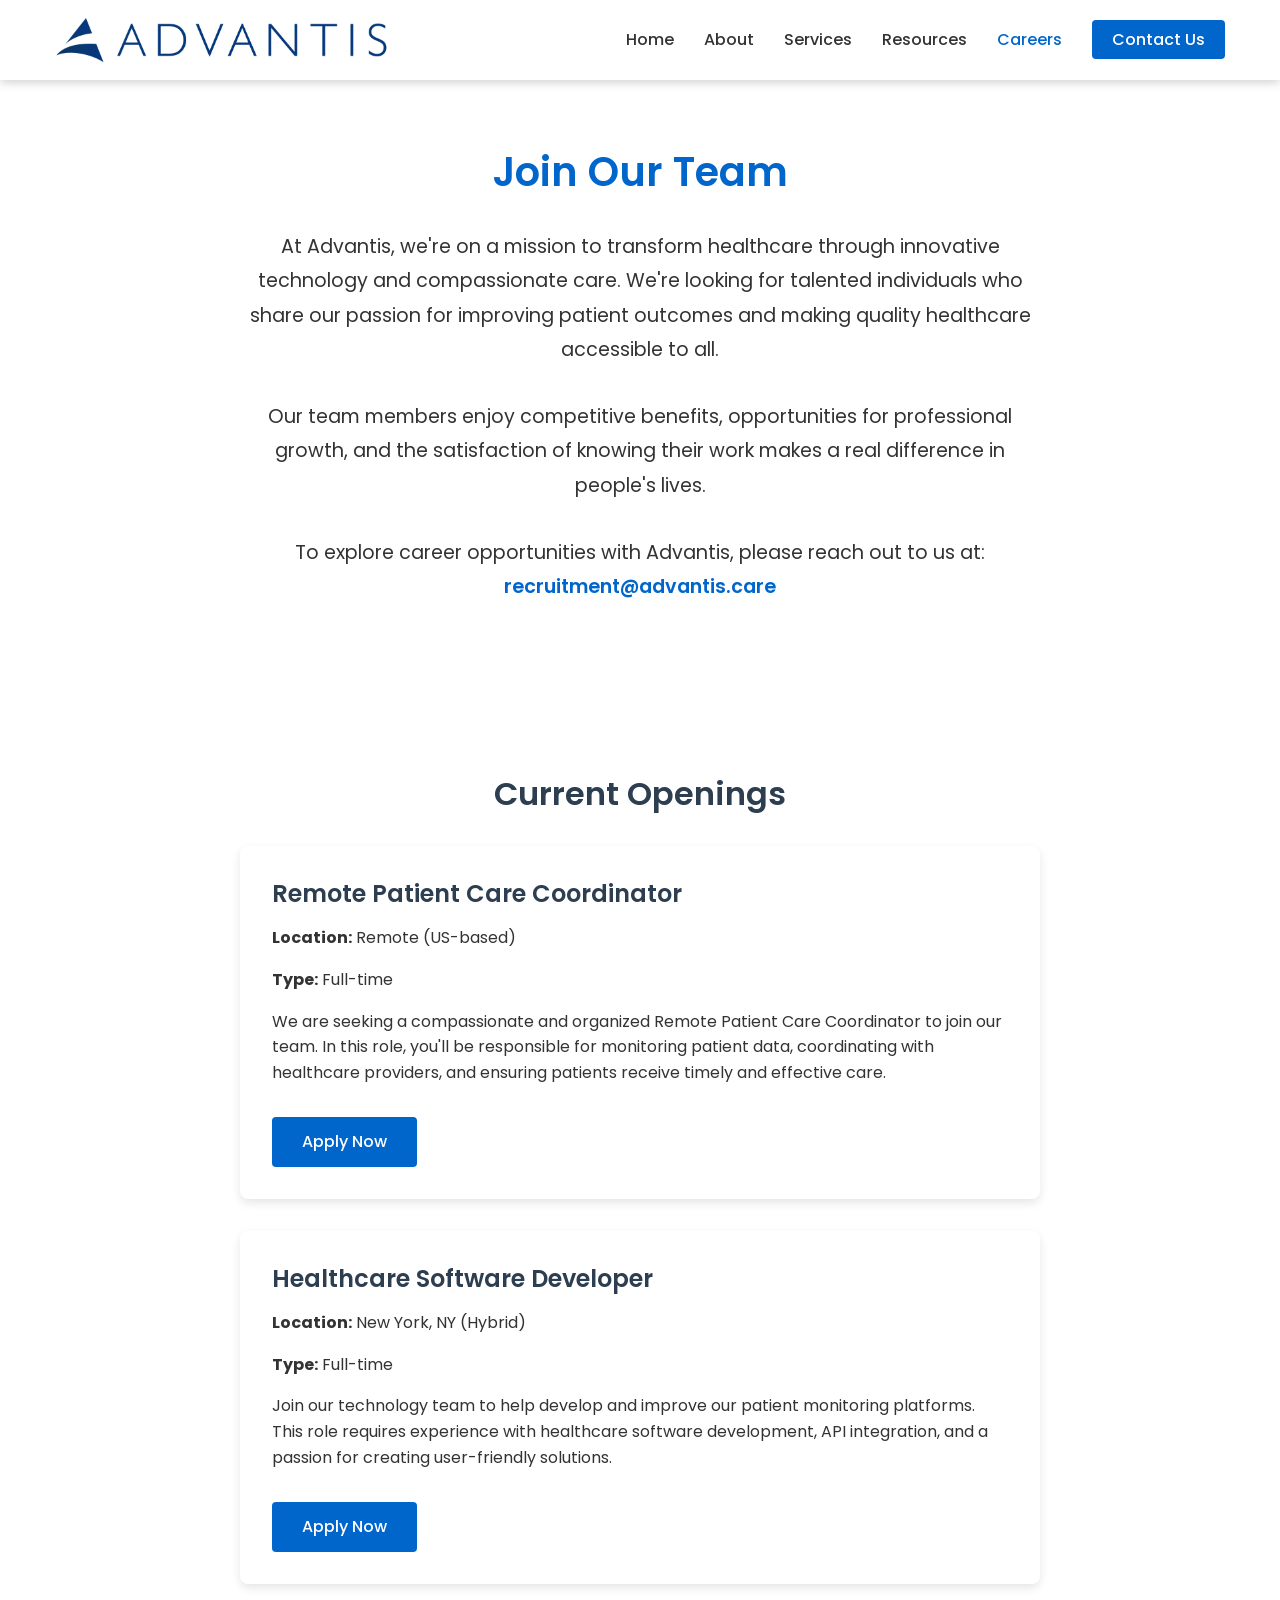
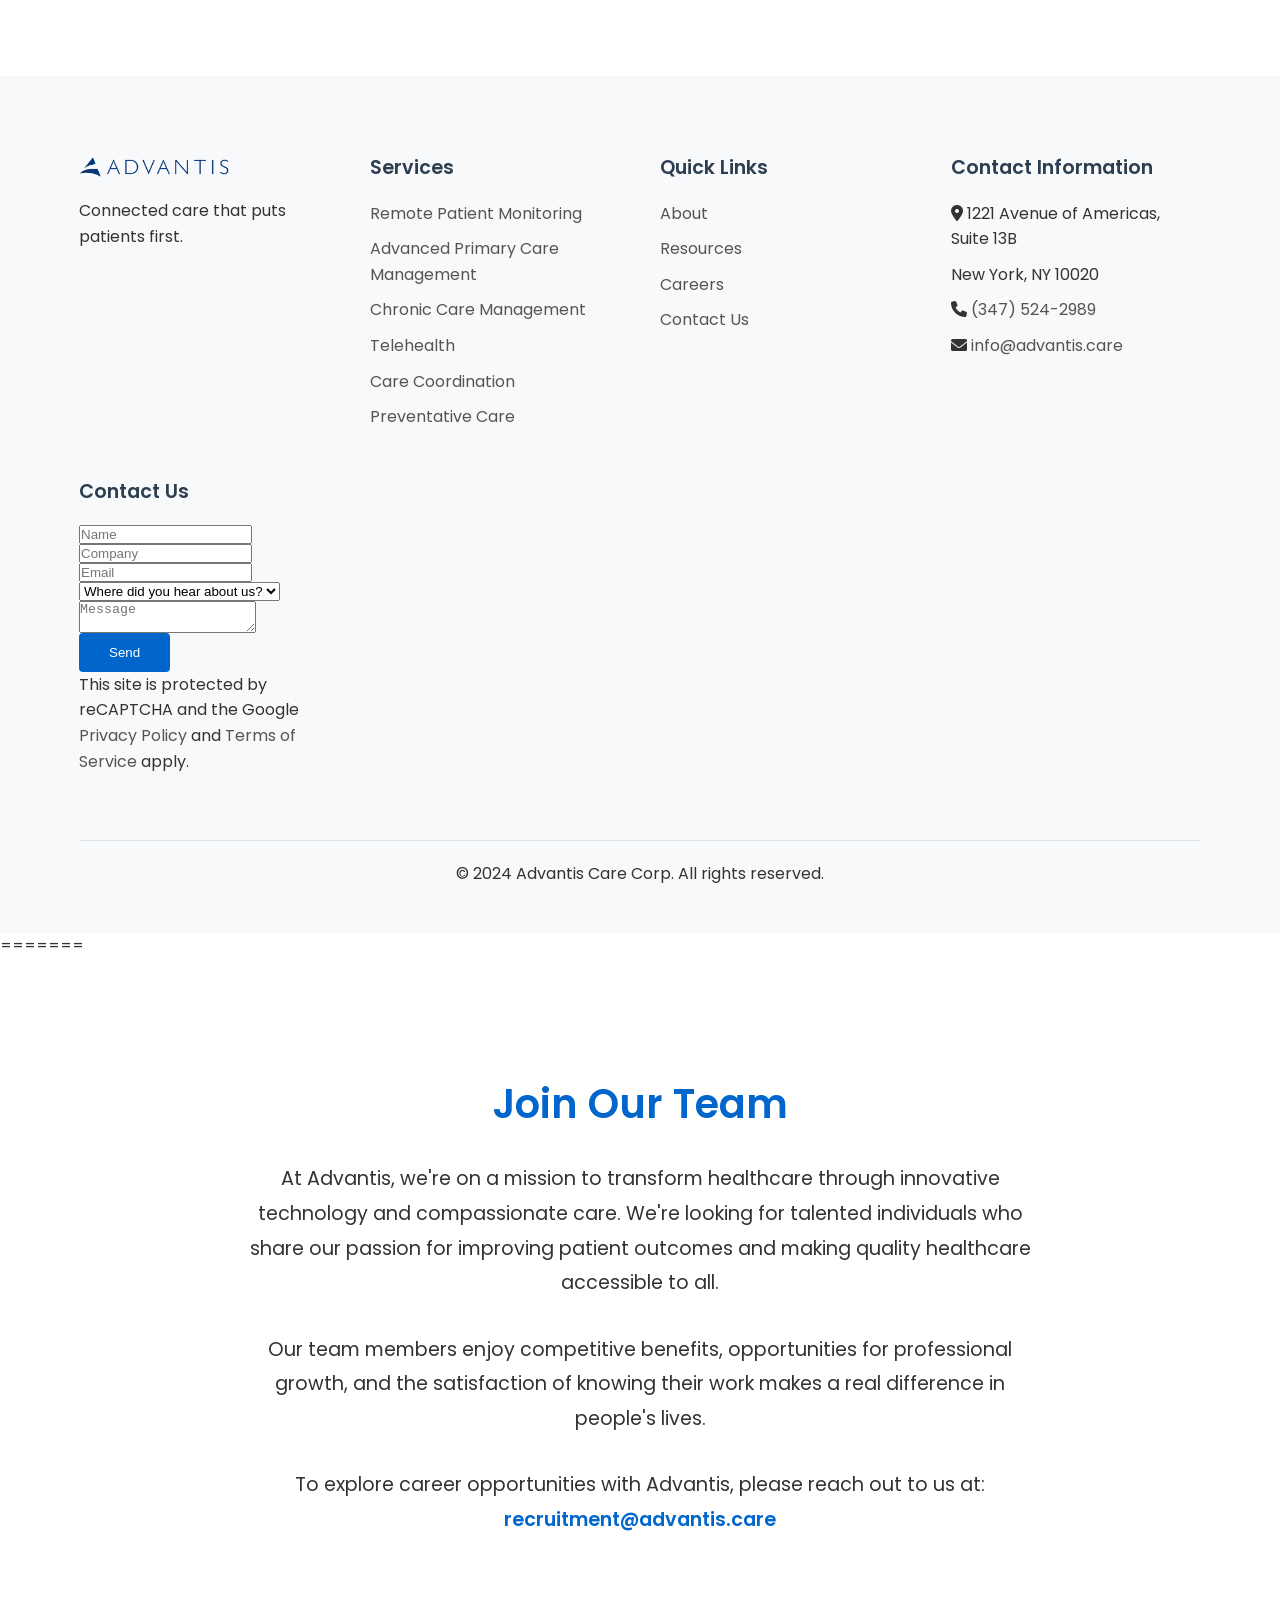
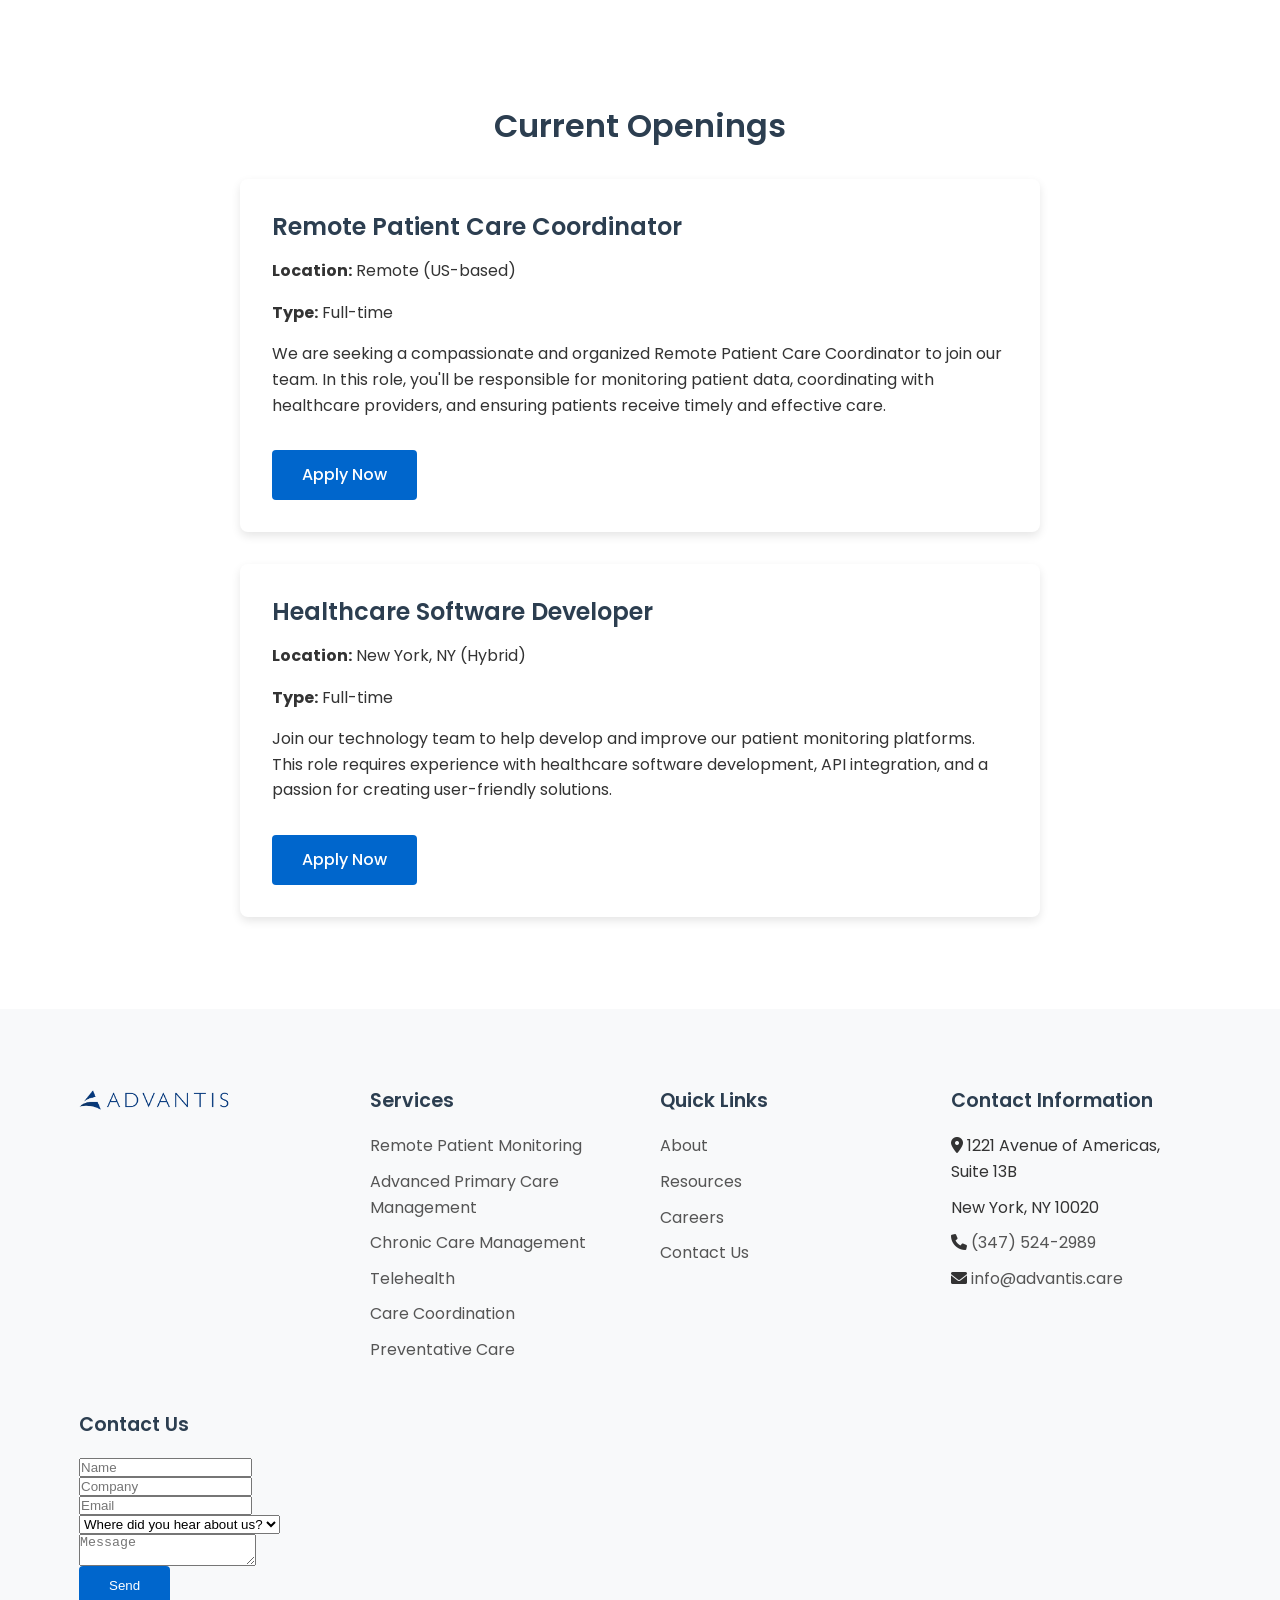
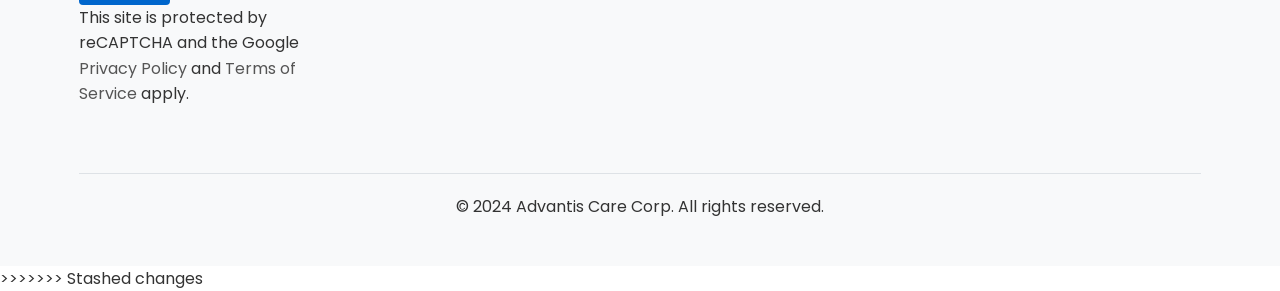
<file: careers.html>
<<<<<<< Updated upstream
<!DOCTYPE html>
<html lang="en">
<head>
    <meta charset="UTF-8">
    <meta name="viewport" content="width=device-width, initial-scale=1.0">
    
    <!-- Prevent caching issues -->
    <meta http-equiv="Cache-Control" content="no-cache, no-store, must-revalidate">
    <meta http-equiv="Pragma" content="no-cache">
    <meta http-equiv="Expires" content="0">
    
    <title>Careers - Advantis</title>
    <link rel="icon" href="images/favicon-32x32.png" type="image/png">
    
    <!-- Critical CSS for layout stability, even if stylesheet fails to load -->
    <style>
        *, *::before, *::after {
            box-sizing: border-box;
            margin: 0;
            padding: 0;
        }
        body {
            font-family: 'Poppins', Arial, sans-serif;
            line-height: 1.6;
            color: #333333;
            background-color: #ffffff;
        }
        .container {
            width: 90%;
            max-width: 1200px;
            margin: 0 auto;
            padding: 0 15px;
        }
        .header {
            background-color: #ffffff;
            box-shadow: 0 2px 10px rgba(0, 0, 0, 0.1);
            position: fixed;
            top: 0;
            left: 0;
            width: 100%;
            z-index: 1000;
            height: 80px;
        }
        .logo img {
            max-height: 50px;
            width: auto;
        }
        img {
            max-width: 100%;
            height: auto;
            display: block;
        }
        h1, h2, h3 {
            color: #2C3E50;
        }
        a {
            color: #0066CC;
            text-decoration: none;
        }
        .btn {
            display: inline-block;
            background: #0066CC;
            color: white;
            padding: 12px 30px;
            border-radius: 4px;
            font-weight: 500;
        }
        .footer {
            background: #f8f9fa;
            padding: 80px 0 30px;
        }
    </style>
    
    <!-- Main stylesheet with a unique timestamp to prevent caching issues -->
    <link rel="stylesheet" href="style.css?v=20240502001">
    
    <!-- External fonts -->
    <link rel="stylesheet" href="https://cdnjs.cloudflare.com/ajax/libs/font-awesome/6.0.0/css/all.min.css">
    <link href="https://fonts.googleapis.com/css2?family=Poppins:wght@400;500;600;700&family=Inter:wght@400;500;600&display=swap" rel="stylesheet">
</head>
<body>
    <!-- Header -->
    <header class="header">
        <div class="container header-container">
            <div class="logo">
                <a href="index.html">
                    <img src="images/Advantis-Logo-200.png" alt="Advantis Logo">
                </a>
            </div>
            
            <!-- Navigation for desktop -->
            <nav class="nav">
                <ul class="nav-list">
                    <li class="nav-item"><a href="index.html" class="nav-link">Home</a></li>
                    <li class="nav-item"><a href="about.html" class="nav-link">About</a></li>
                    <li class="nav-item dropdown">
                        <a href="services.html" class="nav-link">Services</a>
                        <div class="dropdown-content">
                            <a href="services.html#rpm" class="dropdown-item">Remote Patient Monitoring</a>
                            <a href="services.html#apcm" class="dropdown-item">Advanced Primary Care Management</a>
                            <a href="services.html#ccm" class="dropdown-item">Chronic Care Management</a>
                            <a href="services.html#telehealth" class="dropdown-item">Telehealth</a>
                            <a href="services.html#coordination" class="dropdown-item">Care Coordination</a>
                            <a href="services.html#preventative" class="dropdown-item">Preventative Care</a>
                        </div>
                    </li>
                    <li class="nav-item"><a href="resources.html" class="nav-link">Resources</a></li>
                    <li class="nav-item"><a href="careers.html" class="nav-link active">Careers</a></li>
                    <li class="nav-item"><a href="contact.html" class="nav-link contact-btn">Contact Us</a></li>
                </ul>
                
                <!-- Mobile menu toggle -->
                <button class="mobile-toggle" aria-label="Toggle menu">
                    <span></span>
                    <span></span>
                    <span></span>
                </button>
            </nav>
        </div>
    </header>

    <!-- Careers Section -->
    <section class="careers-section" style="padding: 120px 0 60px;">
        <div class="container">
            <h1 style="color: var(--primary-color); text-align: center; margin-bottom: 2rem;">Join Our Team</h1>
            <div style="max-width: 800px; margin: 0 auto; text-align: center;">
                <p style="font-size: 1.2rem; line-height: 1.8; margin-bottom: 2rem;">
                    At Advantis, we're on a mission to transform healthcare through innovative technology and compassionate care. We're looking for talented individuals who share our passion for improving patient outcomes and making quality healthcare accessible to all.
                </p>
                <p style="font-size: 1.2rem; line-height: 1.8; margin-bottom: 2rem;">
                    Our team members enjoy competitive benefits, opportunities for professional growth, and the satisfaction of knowing their work makes a real difference in people's lives.
                </p>
                <p style="font-size: 1.2rem; line-height: 1.8; margin-bottom: 3rem;">
                    To explore career opportunities with Advantis, please reach out to us at:
                    <br>
                    <a href="mailto:recruitment@advantis.care" style="color: var(--primary-color); font-weight: 600; text-decoration: none;">recruitment@advantis.care</a>
                </p>
            </div>
        </div>
    </section>

    <!-- Current Openings Section - Added for more content -->
    <section class="current-openings" style="padding: 60px 0;">
        <div class="container">
            <h2 style="text-align: center; margin-bottom: 2rem;">Current Openings</h2>
            <div class="job-listings" style="max-width: 800px; margin: 0 auto;">
                <div class="job-card" style="padding: 2rem; margin-bottom: 2rem; border-radius: 8px; box-shadow: 0 4px 10px rgba(0,0,0,0.1);">
                    <h3>Remote Patient Care Coordinator</h3>
                    <p><strong>Location:</strong> Remote (US-based)</p>
                    <p><strong>Type:</strong> Full-time</p>
                    <p>We are seeking a compassionate and organized Remote Patient Care Coordinator to join our team. In this role, you'll be responsible for monitoring patient data, coordinating with healthcare providers, and ensuring patients receive timely and effective care.</p>
                    <a href="mailto:recruitment@advantis.care?subject=Remote Patient Care Coordinator Application" class="btn btn-primary" style="margin-top: 1rem;">Apply Now</a>
                </div>
                
                <div class="job-card" style="padding: 2rem; margin-bottom: 2rem; border-radius: 8px; box-shadow: 0 4px 10px rgba(0,0,0,0.1);">
                    <h3>Healthcare Software Developer</h3>
                    <p><strong>Location:</strong> New York, NY (Hybrid)</p>
                    <p><strong>Type:</strong> Full-time</p>
                    <p>Join our technology team to help develop and improve our patient monitoring platforms. This role requires experience with healthcare software development, API integration, and a passion for creating user-friendly solutions.</p>
                    <a href="mailto:recruitment@advantis.care?subject=Healthcare Software Developer Application" class="btn btn-primary" style="margin-top: 1rem;">Apply Now</a>
                </div>
            </div>
        </div>
    </section>

    <!-- Footer -->
    <footer class="footer">
        <div class="container">
            <div class="footer-grid">
                <div class="footer-column">
                    <img src="images/Advantis-Logo-200.png" alt="Advantis Logo" class="footer-logo">
                    <p>Connected care that puts patients first.</p>
                </div>
                <div class="footer-column">
                    <h3>Services</h3>
                    <ul>
                        <li><a href="services.html#rpm">Remote Patient Monitoring</a></li>
                        <li><a href="services.html#apcm">Advanced Primary Care Management</a></li>
                        <li><a href="services.html#ccm">Chronic Care Management</a></li>
                        <li><a href="services.html#telehealth">Telehealth</a></li>
                        <li><a href="services.html#coordination">Care Coordination</a></li>
                        <li><a href="services.html#preventative">Preventative Care</a></li>
                    </ul>
                </div>
                <div class="footer-column">
                    <h3>Quick Links</h3>
                    <ul>
                        <li><a href="about.html">About</a></li>
                        <li><a href="resources.html">Resources</a></li>
                        <li><a href="careers.html">Careers</a></li>
                        <li><a href="contact.html">Contact Us</a></li>
                    </ul>
                </div>
                <div class="footer-column">
                    <h3>Contact Information</h3>
                    <ul>
                        <li><i class="fas fa-map-marker-alt"></i> 1221 Avenue of Americas, Suite 13B</li>
                        <li>New York, NY 10020</li>
                        <li><i class="fas fa-phone"></i> <a href="tel:+13475242989">(347) 524-2989</a></li>
                        <li><i class="fas fa-envelope"></i> <a href="mailto:info@advantis.care">info@advantis.care</a></li>
                    </ul>
                </div>
                <!-- Contact Form Column -->
                <div class="footer-column">
                    <h3>Contact Us</h3>
                    <form class="footer-contact-form">
                        <input type="text" placeholder="Name" required>
                        <input type="text" placeholder="Company" required>
                        <input type="email" placeholder="Email" required>
                        <select required>
                            <option value="">Where did you hear about us?</option>
                            <option value="search">Search Engine</option>
                            <option value="social">Social Media</option>
                            <option value="referral">Referral</option>
                            <option value="other">Other</option>
                        </select>
                        <textarea placeholder="Message" required></textarea>
                        <div class="g-recaptcha" data-sitekey="6LepWCorAAAAACKOTeqIfRkulqMHijMDkpvqm8fO"></div>
                        <button type="submit" class="btn btn-primary">Send</button>
                    </form>
                    <p class="form-disclaimer">This site is protected by reCAPTCHA and the Google 
                        <a href="https://policies.google.com/privacy">Privacy Policy</a> and 
                        <a href="https://policies.google.com/terms">Terms of Service</a> apply.
                    </p>
                </div>
            </div>
            <div class="footer-bottom">
                <p>&copy; 2024 Advantis Care Corp. All rights reserved.</p>
            </div>
        </div>
    </footer>

    <!-- Google reCAPTCHA -->
    <script src="https://www.google.com/recaptcha/api.js" async defer></script>
    
    <!-- Main JavaScript file -->
    <script src="script.js?v=20240502001"></script>
</body>
=======
<!DOCTYPE html>
<html lang="en">
<head>
    <meta charset="UTF-8">
    <meta name="viewport" content="width=device-width, initial-scale=1.0">
    
    <!-- Standard cache control -->
    <meta http-equiv="Cache-Control" content="max-age=3600">
    
    <title>Careers - Advantis</title>
    <link rel="icon" href="images/favicon-32x32.png" type="image/png">
    
    <!-- Critical CSS for layout stability, even if stylesheet fails to load -->
    <style>
        *, *::before, *::after {
            box-sizing: border-box;
            margin: 0;
            padding: 0;
        }
        body {
            font-family: 'Poppins', Arial, sans-serif;
            line-height: 1.6;
            color: #333333;
            background-color: #ffffff;
        }
        .container {
            width: 90%;
            max-width: 1200px;
            margin: 0 auto;
            padding: 0 15px;
        }
        .header {
            background-color: #ffffff;
            box-shadow: 0 2px 10px rgba(0, 0, 0, 0.1);
            position: fixed;
            top: 0;
            left: 0;
            width: 100%;
            z-index: 1000;
            height: 80px;
        }
        .logo img {
            max-height: 50px;
            width: auto;
        }
        img {
            max-width: 100%;
            height: auto;
            display: block;
        }
        h1, h2, h3 {
            color: #2C3E50;
        }
        a {
            color: #0066CC;
            text-decoration: none;
        }
        .btn {
            display: inline-block;
            background: #0066CC;
            color: white;
            padding: 12px 30px;
            border-radius: 4px;
            font-weight: 500;
        }
        .footer {
            background: #f8f9fa;
            padding: 80px 0 30px;
        }
    </style>
    
    <!-- Main stylesheet with a fixed version instead of timestamp -->
    <link rel="stylesheet" href="style.css?v=fixed-20240502">
    
    <!-- External fonts -->
    <link rel="stylesheet" href="https://cdnjs.cloudflare.com/ajax/libs/font-awesome/6.0.0/css/all.min.css">
    <link href="https://fonts.googleapis.com/css2?family=Poppins:wght@400;500;600;700&family=Inter:wght@400;500;600&display=swap" rel="stylesheet">
</head>
<body>
    <!-- Header -->
    <header class="header">
        <div class="container header-container">
            <div class="logo">
                <a href="index.html">
                    <img src="images/Advantis-Logo-200.png" alt="Advantis Logo">
                </a>
            </div>
            
            <!-- Navigation for desktop -->
            <nav class="nav">
                <ul class="nav-list">
                    <li class="nav-item"><a href="index.html" class="nav-link">Home</a></li>
                    <li class="nav-item"><a href="about.html" class="nav-link">About</a></li>
                    <li class="nav-item dropdown">
                        <a href="services.html" class="nav-link">Services</a>
                        <div class="dropdown-content">
                            <a href="services.html#rpm" class="dropdown-item">Remote Patient Monitoring</a>
                            <a href="services.html#apcm" class="dropdown-item">Advanced Primary Care Management</a>
                            <a href="services.html#ccm" class="dropdown-item">Chronic Care Management</a>
                            <a href="services.html#telehealth" class="dropdown-item">Telehealth</a>
                            <a href="services.html#coordination" class="dropdown-item">Care Coordination</a>
                            <a href="services.html#preventative" class="dropdown-item">Preventative Care</a>
                        </div>
                    </li>
                    <li class="nav-item"><a href="resources.html" class="nav-link">Resources</a></li>
                    <li class="nav-item"><a href="careers.html" class="nav-link active">Careers</a></li>
                    <li class="nav-item"><a href="contact.html" class="nav-link contact-btn">Contact Us</a></li>
                </ul>
                
                <!-- Mobile menu toggle -->
                <button class="mobile-toggle" aria-label="Toggle menu">
                    <span></span>
                    <span></span>
                    <span></span>
                </button>
            </nav>
        </div>
    </header>

    <!-- Careers Section -->
    <section class="careers-section" style="padding: 120px 0 60px;">
        <div class="container">
            <h1 style="color: var(--primary-color); text-align: center; margin-bottom: 2rem;">Join Our Team</h1>
            <div style="max-width: 800px; margin: 0 auto; text-align: center;">
                <p style="font-size: 1.2rem; line-height: 1.8; margin-bottom: 2rem;">
                    At Advantis, we're on a mission to transform healthcare through innovative technology and compassionate care. We're looking for talented individuals who share our passion for improving patient outcomes and making quality healthcare accessible to all.
                </p>
                <p style="font-size: 1.2rem; line-height: 1.8; margin-bottom: 2rem;">
                    Our team members enjoy competitive benefits, opportunities for professional growth, and the satisfaction of knowing their work makes a real difference in people's lives.
                </p>
                <p style="font-size: 1.2rem; line-height: 1.8; margin-bottom: 3rem;">
                    To explore career opportunities with Advantis, please reach out to us at:
                    <br>
                    <a href="mailto:recruitment@advantis.care" style="color: var(--primary-color); font-weight: 600; text-decoration: none;">recruitment@advantis.care</a>
                </p>
            </div>
        </div>
    </section>

    <!-- Current Openings Section - Added for more content -->
    <section class="current-openings" style="padding: 60px 0;">
        <div class="container">
            <h2 style="text-align: center; margin-bottom: 2rem;">Current Openings</h2>
            <div class="job-listings" style="max-width: 800px; margin: 0 auto;">
                <div class="job-card" style="padding: 2rem; margin-bottom: 2rem; border-radius: 8px; box-shadow: 0 4px 10px rgba(0,0,0,0.1);">
                    <h3>Remote Patient Care Coordinator</h3>
                    <p><strong>Location:</strong> Remote (US-based)</p>
                    <p><strong>Type:</strong> Full-time</p>
                    <p>We are seeking a compassionate and organized Remote Patient Care Coordinator to join our team. In this role, you'll be responsible for monitoring patient data, coordinating with healthcare providers, and ensuring patients receive timely and effective care.</p>
                    <a href="mailto:recruitment@advantis.care?subject=Remote Patient Care Coordinator Application" class="btn btn-primary" style="margin-top: 1rem;">Apply Now</a>
                </div>
                
                <div class="job-card" style="padding: 2rem; margin-bottom: 2rem; border-radius: 8px; box-shadow: 0 4px 10px rgba(0,0,0,0.1);">
                    <h3>Healthcare Software Developer</h3>
                    <p><strong>Location:</strong> New York, NY (Hybrid)</p>
                    <p><strong>Type:</strong> Full-time</p>
                    <p>Join our technology team to help develop and improve our patient monitoring platforms. This role requires experience with healthcare software development, API integration, and a passion for creating user-friendly solutions.</p>
                    <a href="mailto:recruitment@advantis.care?subject=Healthcare Software Developer Application" class="btn btn-primary" style="margin-top: 1rem;">Apply Now</a>
                </div>
            </div>
        </div>
    </section>

    <!-- Footer -->
    <footer class="footer">
        <div class="container">
            <div class="footer-grid">
                <div class="footer-column">
                    <img src="images/Advantis-Logo-200.png" alt="Advantis Logo" class="footer-logo">

                </div>
                <div class="footer-column">
                    <h3>Services</h3>
                    <ul>
                        <li><a href="services.html#rpm">Remote Patient Monitoring</a></li>
                        <li><a href="services.html#apcm">Advanced Primary Care Management</a></li>
                        <li><a href="services.html#ccm">Chronic Care Management</a></li>
                        <li><a href="services.html#telehealth">Telehealth</a></li>
                        <li><a href="services.html#coordination">Care Coordination</a></li>
                        <li><a href="services.html#preventative">Preventative Care</a></li>
                    </ul>
                </div>
                <div class="footer-column">
                    <h3>Quick Links</h3>
                    <ul>
                        <li><a href="about.html">About</a></li>
                        <li><a href="resources.html">Resources</a></li>
                        <li><a href="careers.html">Careers</a></li>
                        <li><a href="contact.html">Contact Us</a></li>
                    </ul>
                </div>
                <div class="footer-column">
                    <h3>Contact Information</h3>
                    <ul>
                        <li><i class="fas fa-map-marker-alt"></i> 1221 Avenue of Americas, Suite 13B</li>
                        <li>New York, NY 10020</li>
                        <li><i class="fas fa-phone"></i> <a href="tel:+13475242989">(347) 524-2989</a></li>
                        <li><i class="fas fa-envelope"></i> <a href="mailto:info@advantis.care">info@advantis.care</a></li>
                    </ul>
                </div>
                <!-- Contact Form Column -->
                <div class="footer-column">
                    <h3>Contact Us</h3>
                    <form class="footer-contact-form">
                        <input type="text" placeholder="Name" required>
                        <input type="text" placeholder="Company" required>
                        <input type="email" placeholder="Email" required>
                        <select required>
                            <option value="">Where did you hear about us?</option>
                            <option value="search">Search Engine</option>
                            <option value="social">Social Media</option>
                            <option value="referral">Referral</option>
                            <option value="other">Other</option>
                        </select>
                        <textarea placeholder="Message" required></textarea>
                        <div class="g-recaptcha" data-sitekey="6LepWCorAAAAACKOTeqIfRkulqMHijMDkpvqm8fO"></div>
                        <button type="submit" class="btn btn-primary">Send</button>
                    </form>
                    <p class="form-disclaimer">This site is protected by reCAPTCHA and the Google 
                        <a href="https://policies.google.com/privacy">Privacy Policy</a> and 
                        <a href="https://policies.google.com/terms">Terms of Service</a> apply.
                    </p>
                </div>
            </div>
            <div class="footer-bottom">
                <p>&copy; 2024 Advantis Care Corp. All rights reserved.</p>
            </div>
        </div>
    </footer>

    <!-- Google reCAPTCHA -->
    <script src="https://www.google.com/recaptcha/api.js" async defer></script>
    
    <!-- Main JavaScript file with a fixed version instead of timestamp -->
    <script src="script.js?v=fixed-20240502"></script>
</body>
>>>>>>> Stashed changes
</html>
</file>
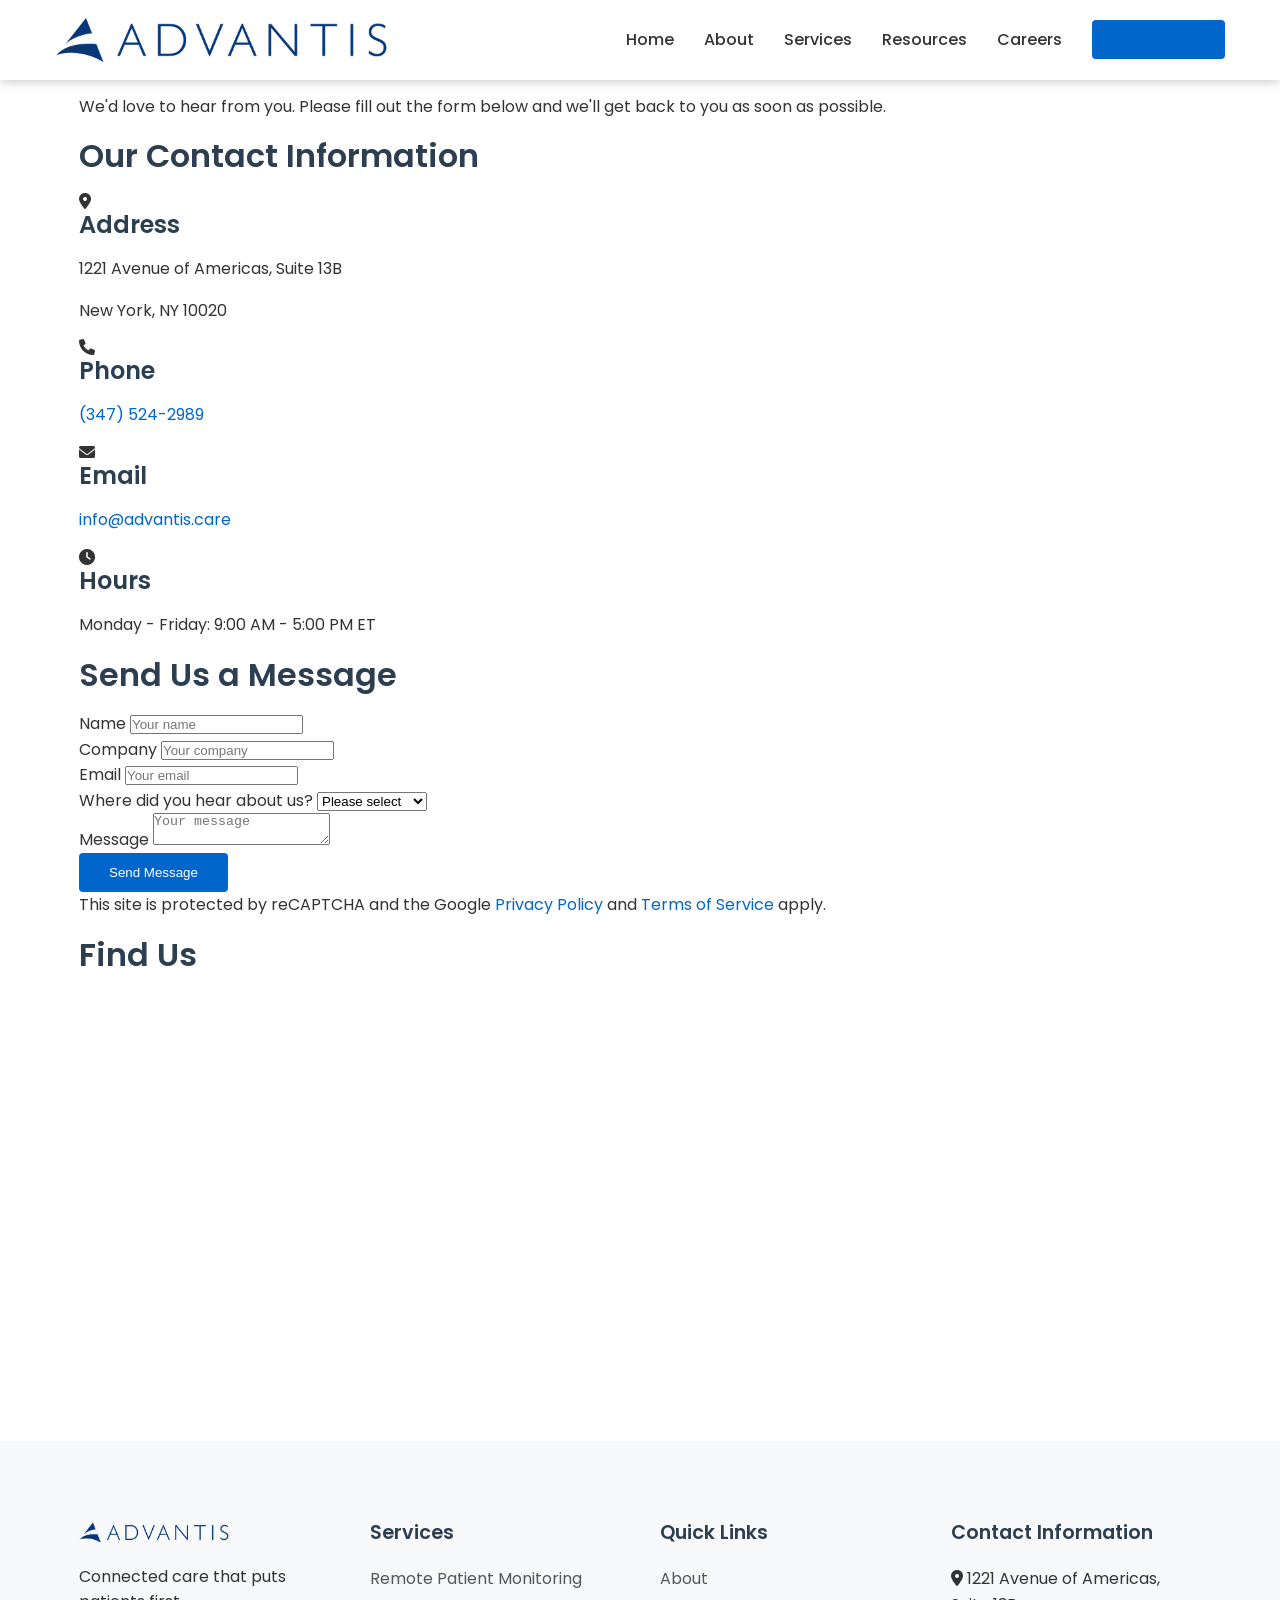
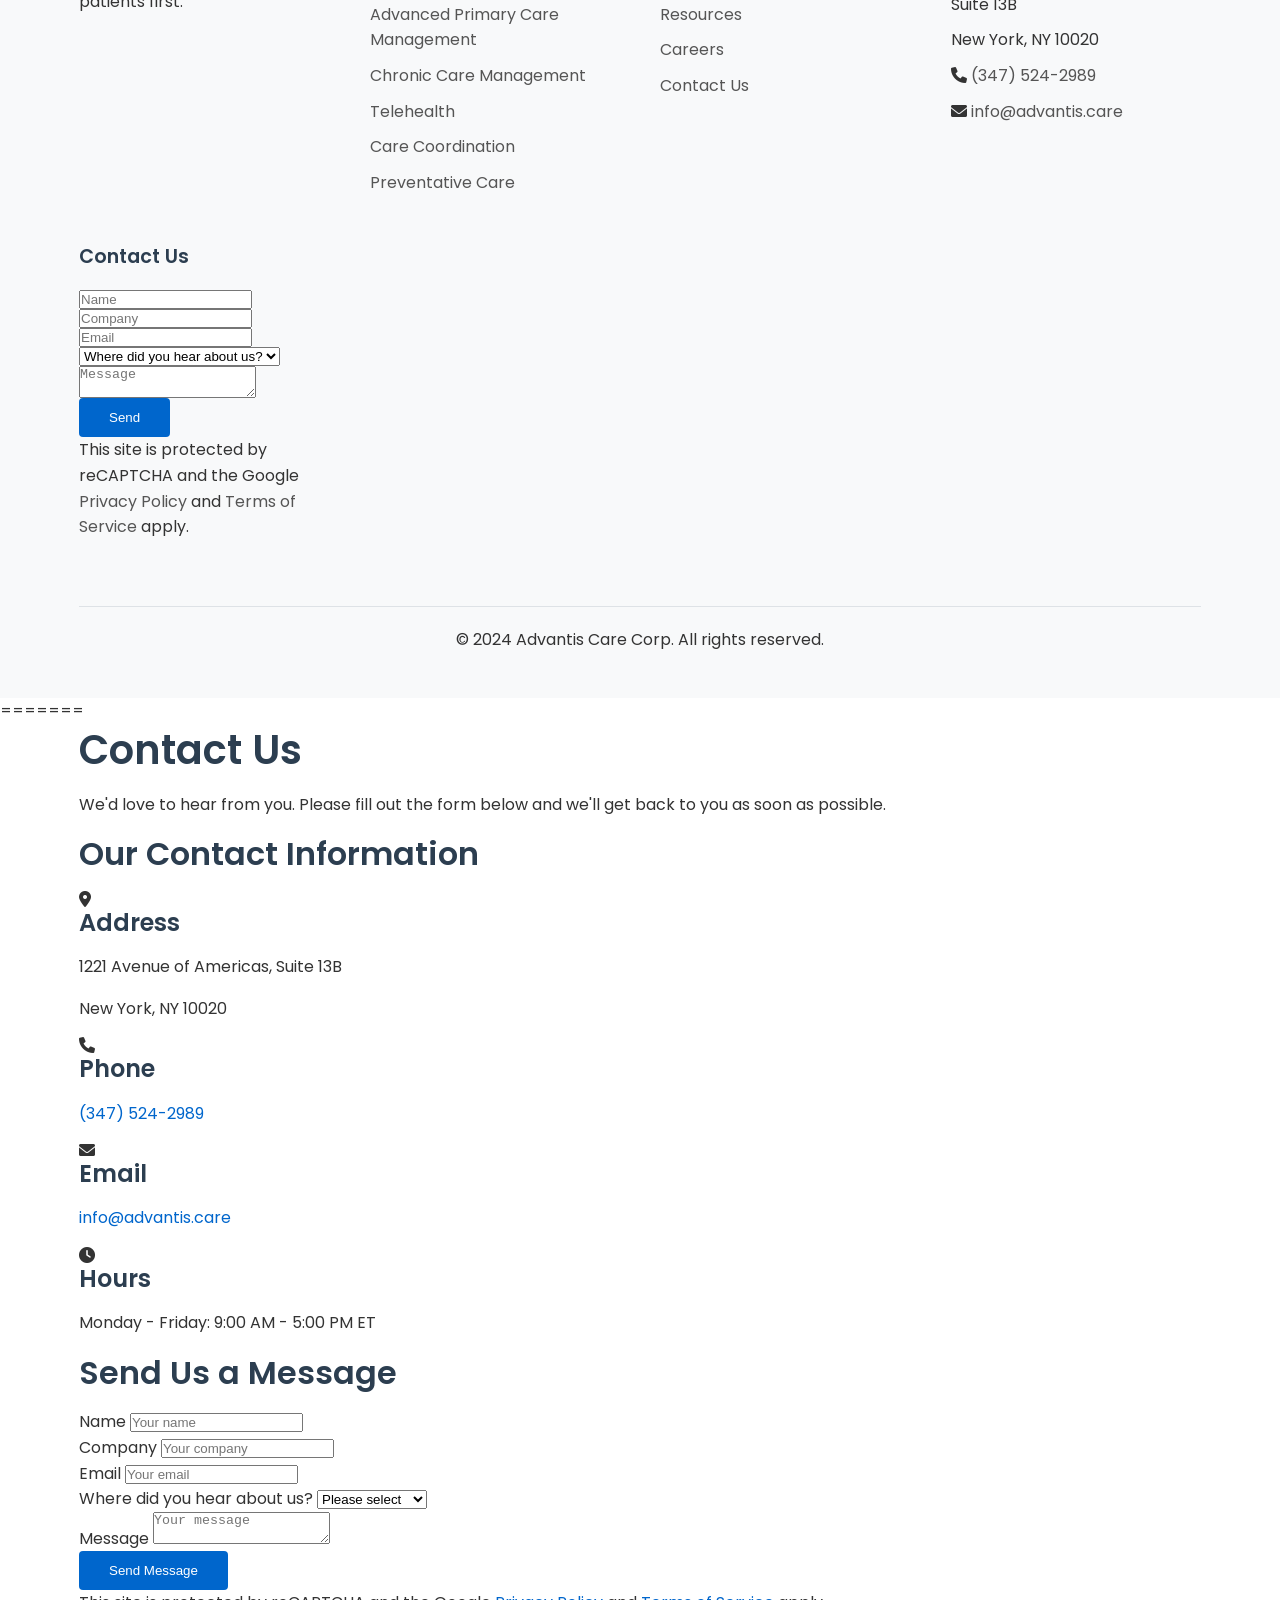
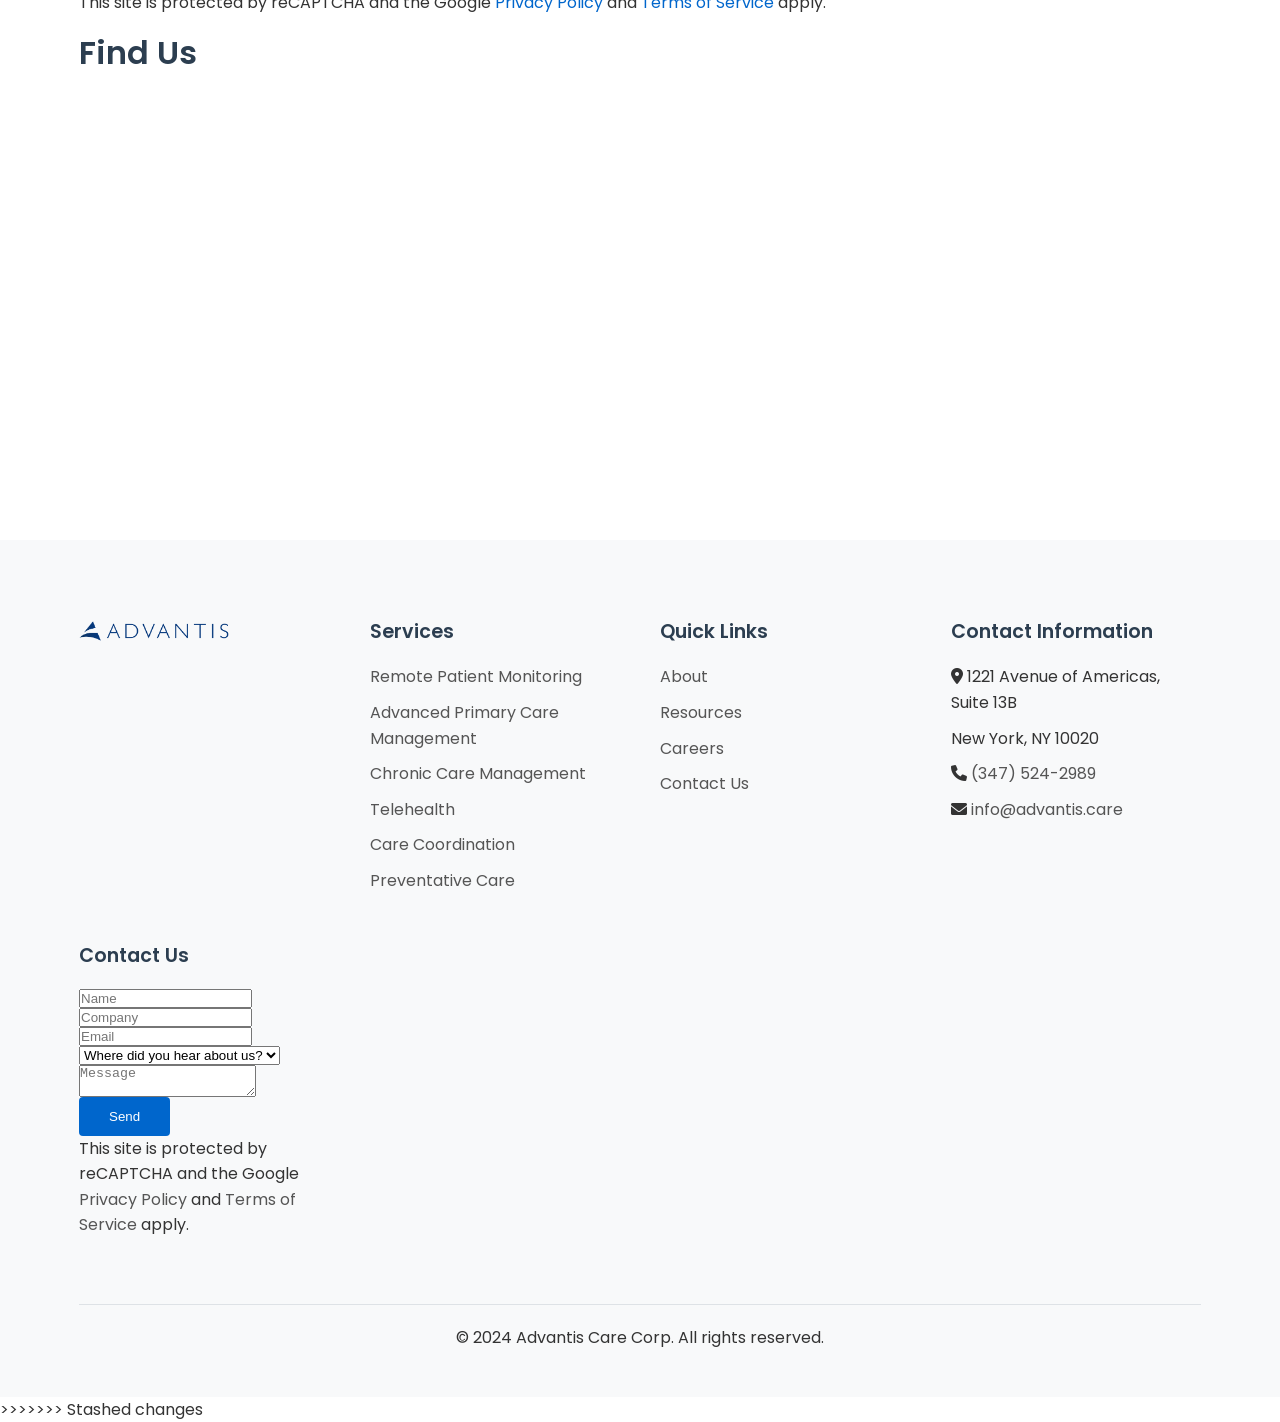
<file: contact.html>
<<<<<<< Updated upstream
<!DOCTYPE html>
<html lang="en">
<head>
    <meta charset="UTF-8">
    <meta name="viewport" content="width=device-width, initial-scale=1.0">
    
    <!-- Prevent caching issues -->
    <meta http-equiv="Cache-Control" content="no-cache, no-store, must-revalidate">
    <meta http-equiv="Pragma" content="no-cache">
    <meta http-equiv="Expires" content="0">
    
    <title>Contact Us - Advantis</title>
    <link rel="icon" href="images/favicon-32x32.png" type="image/png">
    
    <!-- Critical CSS for layout stability, even if stylesheet fails to load -->
    <style>
        *, *::before, *::after {
            box-sizing: border-box;
            margin: 0;
            padding: 0;
        }
        body {
            font-family: 'Poppins', Arial, sans-serif;
            line-height: 1.6;
            color: #333333;
            background-color: #ffffff;
        }
        .container {
            width: 90%;
            max-width: 1200px;
            margin: 0 auto;
            padding: 0 15px;
        }
        .header {
            background-color: #ffffff;
            box-shadow: 0 2px 10px rgba(0, 0, 0, 0.1);
            position: fixed;
            top: 0;
            left: 0;
            width: 100%;
            z-index: 1000;
            height: 80px;
        }
        .logo img {
            max-height: 50px;
            width: auto;
        }
        img {
            max-width: 100%;
            height: auto;
            display: block;
        }
        h1, h2, h3 {
            color: #2C3E50;
        }
        a {
            color: #0066CC;
            text-decoration: none;
        }
        .btn {
            display: inline-block;
            background: #0066CC;
            color: white;
            padding: 12px 30px;
            border-radius: 4px;
            font-weight: 500;
        }
        .footer {
            background: #f8f9fa;
            padding: 80px 0 30px;
        }
    </style>
    
    <!-- Main stylesheet with a unique timestamp to prevent caching issues -->
    <link rel="stylesheet" href="style.css?v=20240502001">
    
    <!-- External fonts -->
    <link rel="stylesheet" href="https://cdnjs.cloudflare.com/ajax/libs/font-awesome/6.0.0/css/all.min.css">
    <link href="https://fonts.googleapis.com/css2?family=Poppins:wght@400;500;600;700&family=Inter:wght@400;500;600&display=swap" rel="stylesheet">
</head>
<body>
    <!-- Header -->
    <header class="header">
        <div class="container header-container">
            <div class="logo">
                <a href="index.html">
                    <img src="images/Advantis-Logo-200.png" alt="Advantis Logo">
                </a>
            </div>
            
            <!-- Navigation for desktop -->
            <nav class="nav">
                <ul class="nav-list">
                    <li class="nav-item"><a href="index.html" class="nav-link">Home</a></li>
                    <li class="nav-item"><a href="about.html" class="nav-link">About</a></li>
                    <li class="nav-item dropdown">
                        <a href="services.html" class="nav-link">Services</a>
                        <div class="dropdown-content">
                            <a href="services.html#rpm" class="dropdown-item">Remote Patient Monitoring</a>
                            <a href="services.html#apcm" class="dropdown-item">Advanced Primary Care Management</a>
                            <a href="services.html#ccm" class="dropdown-item">Chronic Care Management</a>
                            <a href="services.html#telehealth" class="dropdown-item">Telehealth</a>
                            <a href="services.html#coordination" class="dropdown-item">Care Coordination</a>
                            <a href="services.html#preventative" class="dropdown-item">Preventative Care</a>
                        </div>
                    </li>
                    <li class="nav-item"><a href="resources.html" class="nav-link">Resources</a></li>
                    <li class="nav-item"><a href="careers.html" class="nav-link">Careers</a></li>
                    <li class="nav-item"><a href="contact.html" class="nav-link contact-btn active">Contact Us</a></li>
                </ul>
                
                <!-- Mobile menu toggle -->
                <button class="mobile-toggle" aria-label="Toggle menu">
                    <span></span>
                    <span></span>
                    <span></span>
                </button>
            </nav>
        </div>
    </header>

    <!-- Contact Page Hero Section -->
    <section class="contact-hero">
        <div class="container">
            <h1>Contact Us</h1>
            <p>We'd love to hear from you. Please fill out the form below and we'll get back to you as soon as possible.</p>
        </div>
    </section>

    <!-- Contact Information and Form Section -->
    <section class="contact-section">
        <div class="container">
            <div class="contact-grid">
                <!-- Contact Information -->
                <div class="contact-info">
                    <h2>Our Contact Information</h2>
                    <div class="info-item">
                        <i class="fas fa-map-marker-alt"></i>
                        <div>
                            <h3>Address</h3>
                            <p>1221 Avenue of Americas, Suite 13B</p>
                            <p>New York, NY 10020</p>
                        </div>
                    </div>
                    <div class="info-item">
                        <i class="fas fa-phone"></i>
                        <div>
                            <h3>Phone</h3>
                            <p><a href="tel:+13475242989">(347) 524-2989</a></p>
                        </div>
                    </div>
                    <div class="info-item">
                        <i class="fas fa-envelope"></i>
                        <div>
                            <h3>Email</h3>
                            <p><a href="mailto:info@advantis.care">info@advantis.care</a></p>
                        </div>
                    </div>
                    <div class="info-item">
                        <i class="fas fa-clock"></i>
                        <div>
                            <h3>Hours</h3>
                            <p>Monday - Friday: 9:00 AM - 5:00 PM ET</p>
                        </div>
                    </div>
                </div>

                <!-- Contact Form -->
                <div class="contact-form-container">
                    <h2>Send Us a Message</h2>
                    <form class="page-contact-form">
                        <div class="form-group">
                            <label for="name">Name</label>
                            <input type="text" id="name" placeholder="Your name" required>
                        </div>
                        <div class="form-group">
                            <label for="company">Company</label>
                            <input type="text" id="company" placeholder="Your company" required>
                        </div>
                        <div class="form-group">
                            <label for="email">Email</label>
                            <input type="email" id="email" placeholder="Your email" required>
                        </div>
                        <div class="form-group">
                            <label for="source">Where did you hear about us?</label>
                            <select id="source" required>
                                <option value="">Please select</option>
                                <option value="search">Search Engine</option>
                                <option value="social">Social Media</option>
                                <option value="referral">Referral</option>
                                <option value="other">Other</option>
                            </select>
                        </div>
                        <div class="form-group">
                            <label for="message">Message</label>
                            <textarea id="message" placeholder="Your message" required></textarea>
                        </div>
                        <div class="g-recaptcha" data-sitekey="6LepWCorAAAAACKOTeqIfRkulqMHijMDkpvqm8fO"></div>
                        <button type="submit" class="btn btn-primary">Send Message</button>
                        <p class="form-disclaimer">This site is protected by reCAPTCHA and the Google 
                            <a href="https://policies.google.com/privacy">Privacy Policy</a> and 
                            <a href="https://policies.google.com/terms">Terms of Service</a> apply.
                        </p>
                    </form>
                </div>
            </div>
        </div>
    </section>

    <!-- Map Section -->
    <section class="map-section">
        <div class="container">
            <h2>Find Us</h2>
            <div class="map-container">
                <iframe src="https://www.google.com/maps/embed?pb=!1m18!1m12!1m3!1d3022.2376315395857!2d-73.9815944!3d40.7604296!2m3!1f0!2f0!3f0!3m2!1i1024!2i768!4f13.1!3m3!1m2!1s0x89c25855c15fc5d7%3A0x55194ec66f8be3d!2s1221%20Avenue%20of%20the%20Americas%2C%20New%20York%2C%20NY%2010020!5e0!3m2!1sen!2sus!4v1701985599049!5m2!1sen!2sus" width="100%" height="450" style="border:0;" allowfullscreen="" loading="lazy" referrerpolicy="no-referrer-when-downgrade"></iframe>
            </div>
        </div>
    </section>

    <!-- Footer -->
    <footer class="footer">
        <div class="container">
            <div class="footer-grid">
                <div class="footer-column">
                    <img src="images/Advantis-Logo-200.png" alt="Advantis Logo" class="footer-logo">
                    <p>Connected care that puts patients first.</p>
                </div>
                <div class="footer-column">
                    <h3>Services</h3>
                    <ul>
                        <li><a href="services.html#rpm">Remote Patient Monitoring</a></li>
                        <li><a href="services.html#apcm">Advanced Primary Care Management</a></li>
                        <li><a href="services.html#ccm">Chronic Care Management</a></li>
                        <li><a href="services.html#telehealth">Telehealth</a></li>
                        <li><a href="services.html#coordination">Care Coordination</a></li>
                        <li><a href="services.html#preventative">Preventative Care</a></li>
                    </ul>
                </div>
                <div class="footer-column">
                    <h3>Quick Links</h3>
                    <ul>
                        <li><a href="about.html">About</a></li>
                        <li><a href="resources.html">Resources</a></li>
                        <li><a href="careers.html">Careers</a></li>
                        <li><a href="contact.html">Contact Us</a></li>
                    </ul>
                </div>
                <div class="footer-column">
                    <h3>Contact Information</h3>
                    <ul>
                        <li><i class="fas fa-map-marker-alt"></i> 1221 Avenue of Americas, Suite 13B</li>
                        <li>New York, NY 10020</li>
                        <li><i class="fas fa-phone"></i> <a href="tel:+13475242989">(347) 524-2989</a></li>
                        <li><i class="fas fa-envelope"></i> <a href="mailto:info@advantis.care">info@advantis.care</a></li>
                    </ul>
                </div>
                <!-- Contact Form Column -->
                <div class="footer-column">
                    <h3>Contact Us</h3>
                    <form class="footer-contact-form">
                        <input type="text" placeholder="Name" required>
                        <input type="text" placeholder="Company" required>
                        <input type="email" placeholder="Email" required>
                        <select required>
                            <option value="">Where did you hear about us?</option>
                            <option value="search">Search Engine</option>
                            <option value="social">Social Media</option>
                            <option value="referral">Referral</option>
                            <option value="other">Other</option>
                        </select>
                        <textarea placeholder="Message" required></textarea>
                        <div class="g-recaptcha" data-sitekey="6LepWCorAAAAACKOTeqIfRkulqMHijMDkpvqm8fO"></div>
                        <button type="submit" class="btn btn-primary">Send</button>
                    </form>
                    <p class="form-disclaimer">This site is protected by reCAPTCHA and the Google 
                        <a href="https://policies.google.com/privacy">Privacy Policy</a> and 
                        <a href="https://policies.google.com/terms">Terms of Service</a> apply.
                    </p>
                </div>
            </div>
            <div class="footer-bottom">
                <p>&copy; 2024 Advantis Care Corp. All rights reserved.</p>
            </div>
        </div>
    </footer>

    <!-- Google reCAPTCHA -->
    <script src="https://www.google.com/recaptcha/api.js" async defer></script>
    
    <!-- Main JavaScript file -->
    <script src="script.js?v=20240502001"></script>
</body>
=======
<!DOCTYPE html>
<html lang="en">
<head>
    <meta charset="UTF-8">
    <meta name="viewport" content="width=device-width, initial-scale=1.0">
    
    <!-- Standard cache control -->
    <meta http-equiv="Cache-Control" content="max-age=3600">
    
    <title>Contact Us - Advantis</title>
    <link rel="icon" href="images/favicon-32x32.png" type="image/png">
    
    <!-- Critical CSS for layout stability, even if stylesheet fails to load -->
    <style>
        *, *::before, *::after {
            box-sizing: border-box;
            margin: 0;
            padding: 0;
        }
        body {
            font-family: 'Poppins', Arial, sans-serif;
            line-height: 1.6;
            color: #333333;
            background-color: #ffffff;
        }
        .container {
            width: 90%;
            max-width: 1200px;
            margin: 0 auto;
            padding: 0 15px;
        }
        .header {
            background-color: #ffffff;
            box-shadow: 0 2px 10px rgba(0, 0, 0, 0.1);
            position: fixed;
            top: 0;
            left: 0;
            width: 100%;
            z-index: 1000;
            height: 80px;
        }
        .logo img {
            max-height: 50px;
            width: auto;
        }
        img {
            max-width: 100%;
            height: auto;
            display: block;
        }
        h1, h2, h3 {
            color: #2C3E50;
        }
        a {
            color: #0066CC;
            text-decoration: none;
        }
        .btn {
            display: inline-block;
            background: #0066CC;
            color: white;
            padding: 12px 30px;
            border-radius: 4px;
            font-weight: 500;
        }
        .footer {
            background: #f8f9fa;
            padding: 80px 0 30px;
        }
    </style>
    
    <!-- Main stylesheet with a fixed version instead of timestamp -->
    <link rel="stylesheet" href="style.css?v=fixed-20240502">
    
    <!-- External fonts -->
    <link rel="stylesheet" href="https://cdnjs.cloudflare.com/ajax/libs/font-awesome/6.0.0/css/all.min.css">
    <link href="https://fonts.googleapis.com/css2?family=Poppins:wght@400;500;600;700&family=Inter:wght@400;500;600&display=swap" rel="stylesheet">
</head>
<body>
    <!-- Header -->
    <header class="header">
        <div class="container header-container">
            <div class="logo">
                <a href="index.html">
                    <img src="images/Advantis-Logo-200.png" alt="Advantis Logo">
                </a>
            </div>
            
            <!-- Navigation for desktop -->
            <nav class="nav">
                <ul class="nav-list">
                    <li class="nav-item"><a href="index.html" class="nav-link">Home</a></li>
                    <li class="nav-item"><a href="about.html" class="nav-link">About</a></li>
                    <li class="nav-item dropdown">
                        <a href="services.html" class="nav-link">Services</a>
                        <div class="dropdown-content">
                            <a href="services.html#rpm" class="dropdown-item">Remote Patient Monitoring</a>
                            <a href="services.html#apcm" class="dropdown-item">Advanced Primary Care Management</a>
                            <a href="services.html#ccm" class="dropdown-item">Chronic Care Management</a>
                            <a href="services.html#telehealth" class="dropdown-item">Telehealth</a>
                            <a href="services.html#coordination" class="dropdown-item">Care Coordination</a>
                            <a href="services.html#preventative" class="dropdown-item">Preventative Care</a>
                        </div>
                    </li>
                    <li class="nav-item"><a href="resources.html" class="nav-link">Resources</a></li>
                    <li class="nav-item"><a href="careers.html" class="nav-link">Careers</a></li>
                    <li class="nav-item"><a href="contact.html" class="nav-link contact-btn active">Contact Us</a></li>
                </ul>
                
                <!-- Mobile menu toggle -->
                <button class="mobile-toggle" aria-label="Toggle menu">
                    <span></span>
                    <span></span>
                    <span></span>
                </button>
            </nav>
        </div>
    </header>

    <!-- Contact Page Hero Section -->
    <section class="contact-hero">
        <div class="container">
            <h1>Contact Us</h1>
            <p>We'd love to hear from you. Please fill out the form below and we'll get back to you as soon as possible.</p>
        </div>
    </section>

    <!-- Contact Information and Form Section -->
    <section class="contact-section">
        <div class="container">
            <div class="contact-grid">
                <!-- Contact Information -->
                <div class="contact-info">
                    <h2>Our Contact Information</h2>
                    <div class="info-item">
                        <i class="fas fa-map-marker-alt"></i>
                        <div>
                            <h3>Address</h3>
                            <p>1221 Avenue of Americas, Suite 13B</p>
                            <p>New York, NY 10020</p>
                        </div>
                    </div>
                    <div class="info-item">
                        <i class="fas fa-phone"></i>
                        <div>
                            <h3>Phone</h3>
                            <p><a href="tel:+13475242989">(347) 524-2989</a></p>
                        </div>
                    </div>
                    <div class="info-item">
                        <i class="fas fa-envelope"></i>
                        <div>
                            <h3>Email</h3>
                            <p><a href="mailto:info@advantis.care">info@advantis.care</a></p>
                        </div>
                    </div>
                    <div class="info-item">
                        <i class="fas fa-clock"></i>
                        <div>
                            <h3>Hours</h3>
                            <p>Monday - Friday: 9:00 AM - 5:00 PM ET</p>
                        </div>
                    </div>
                </div>

                <!-- Contact Form -->
                <div class="contact-form-container">
                    <h2>Send Us a Message</h2>
                    <form class="page-contact-form">
                        <div class="form-group">
                            <label for="name">Name</label>
                            <input type="text" id="name" placeholder="Your name" required>
                        </div>
                        <div class="form-group">
                            <label for="company">Company</label>
                            <input type="text" id="company" placeholder="Your company" required>
                        </div>
                        <div class="form-group">
                            <label for="email">Email</label>
                            <input type="email" id="email" placeholder="Your email" required>
                        </div>
                        <div class="form-group">
                            <label for="source">Where did you hear about us?</label>
                            <select id="source" required>
                                <option value="">Please select</option>
                                <option value="search">Search Engine</option>
                                <option value="social">Social Media</option>
                                <option value="referral">Referral</option>
                                <option value="other">Other</option>
                            </select>
                        </div>
                        <div class="form-group">
                            <label for="message">Message</label>
                            <textarea id="message" placeholder="Your message" required></textarea>
                        </div>
                        <div class="g-recaptcha" data-sitekey="6LepWCorAAAAACKOTeqIfRkulqMHijMDkpvqm8fO"></div>
                        <button type="submit" class="btn btn-primary">Send Message</button>
                        <p class="form-disclaimer">This site is protected by reCAPTCHA and the Google 
                            <a href="https://policies.google.com/privacy">Privacy Policy</a> and 
                            <a href="https://policies.google.com/terms">Terms of Service</a> apply.
                        </p>
                    </form>
                </div>
            </div>
        </div>
    </section>

    <!-- Map Section -->
    <section class="map-section">
        <div class="container">
            <h2>Find Us</h2>
            <div class="map-container">
                <iframe src="https://www.google.com/maps/embed?pb=!1m18!1m12!1m3!1d3022.2376315395857!2d-73.9815944!3d40.7604296!2m3!1f0!2f0!3f0!3m2!1i1024!2i768!4f13.1!3m3!1m2!1s0x89c25855c15fc5d7%3A0x55194ec66f8be3d!2s1221%20Avenue%20of%20the%20Americas%2C%20New%20York%2C%20NY%2010020!5e0!3m2!1sen!2sus!4v1701985599049!5m2!1sen!2sus" width="100%" height="450" style="border:0;" allowfullscreen="" loading="lazy" referrerpolicy="no-referrer-when-downgrade"></iframe>
            </div>
        </div>
    </section>

    <!-- Footer -->
    <footer class="footer">
        <div class="container">
            <div class="footer-grid">
                <div class="footer-column">
                    <img src="images/Advantis-Logo-200.png" alt="Advantis Logo" class="footer-logo">

                </div>
                <div class="footer-column">
                    <h3>Services</h3>
                    <ul>
                        <li><a href="services.html#rpm">Remote Patient Monitoring</a></li>
                        <li><a href="services.html#apcm">Advanced Primary Care Management</a></li>
                        <li><a href="services.html#ccm">Chronic Care Management</a></li>
                        <li><a href="services.html#telehealth">Telehealth</a></li>
                        <li><a href="services.html#coordination">Care Coordination</a></li>
                        <li><a href="services.html#preventative">Preventative Care</a></li>
                    </ul>
                </div>
                <div class="footer-column">
                    <h3>Quick Links</h3>
                    <ul>
                        <li><a href="about.html">About</a></li>
                        <li><a href="resources.html">Resources</a></li>
                        <li><a href="careers.html">Careers</a></li>
                        <li><a href="contact.html">Contact Us</a></li>
                    </ul>
                </div>
                <div class="footer-column">
                    <h3>Contact Information</h3>
                    <ul>
                        <li><i class="fas fa-map-marker-alt"></i> 1221 Avenue of Americas, Suite 13B</li>
                        <li>New York, NY 10020</li>
                        <li><i class="fas fa-phone"></i> <a href="tel:+13475242989">(347) 524-2989</a></li>
                        <li><i class="fas fa-envelope"></i> <a href="mailto:info@advantis.care">info@advantis.care</a></li>
                    </ul>
                </div>
                <!-- Contact Form Column -->
                <div class="footer-column">
                    <h3>Contact Us</h3>
                    <form class="footer-contact-form">
                        <input type="text" placeholder="Name" required>
                        <input type="text" placeholder="Company" required>
                        <input type="email" placeholder="Email" required>
                        <select required>
                            <option value="">Where did you hear about us?</option>
                            <option value="search">Search Engine</option>
                            <option value="social">Social Media</option>
                            <option value="referral">Referral</option>
                            <option value="other">Other</option>
                        </select>
                        <textarea placeholder="Message" required></textarea>
                        <div class="g-recaptcha" data-sitekey="6LepWCorAAAAACKOTeqIfRkulqMHijMDkpvqm8fO"></div>
                        <button type="submit" class="btn btn-primary">Send</button>
                    </form>
                    <p class="form-disclaimer">This site is protected by reCAPTCHA and the Google 
                        <a href="https://policies.google.com/privacy">Privacy Policy</a> and 
                        <a href="https://policies.google.com/terms">Terms of Service</a> apply.
                    </p>
                </div>
            </div>
            <div class="footer-bottom">
                <p>&copy; 2024 Advantis Care Corp. All rights reserved.</p>
            </div>
        </div>
    </footer>

    <!-- Google reCAPTCHA -->
    <script src="https://www.google.com/recaptcha/api.js" async defer></script>
    
    <!-- Main JavaScript file with a fixed version instead of timestamp -->
    <script src="script.js?v=fixed-20240502"></script>
</body>
>>>>>>> Stashed changes
</html>
</file>
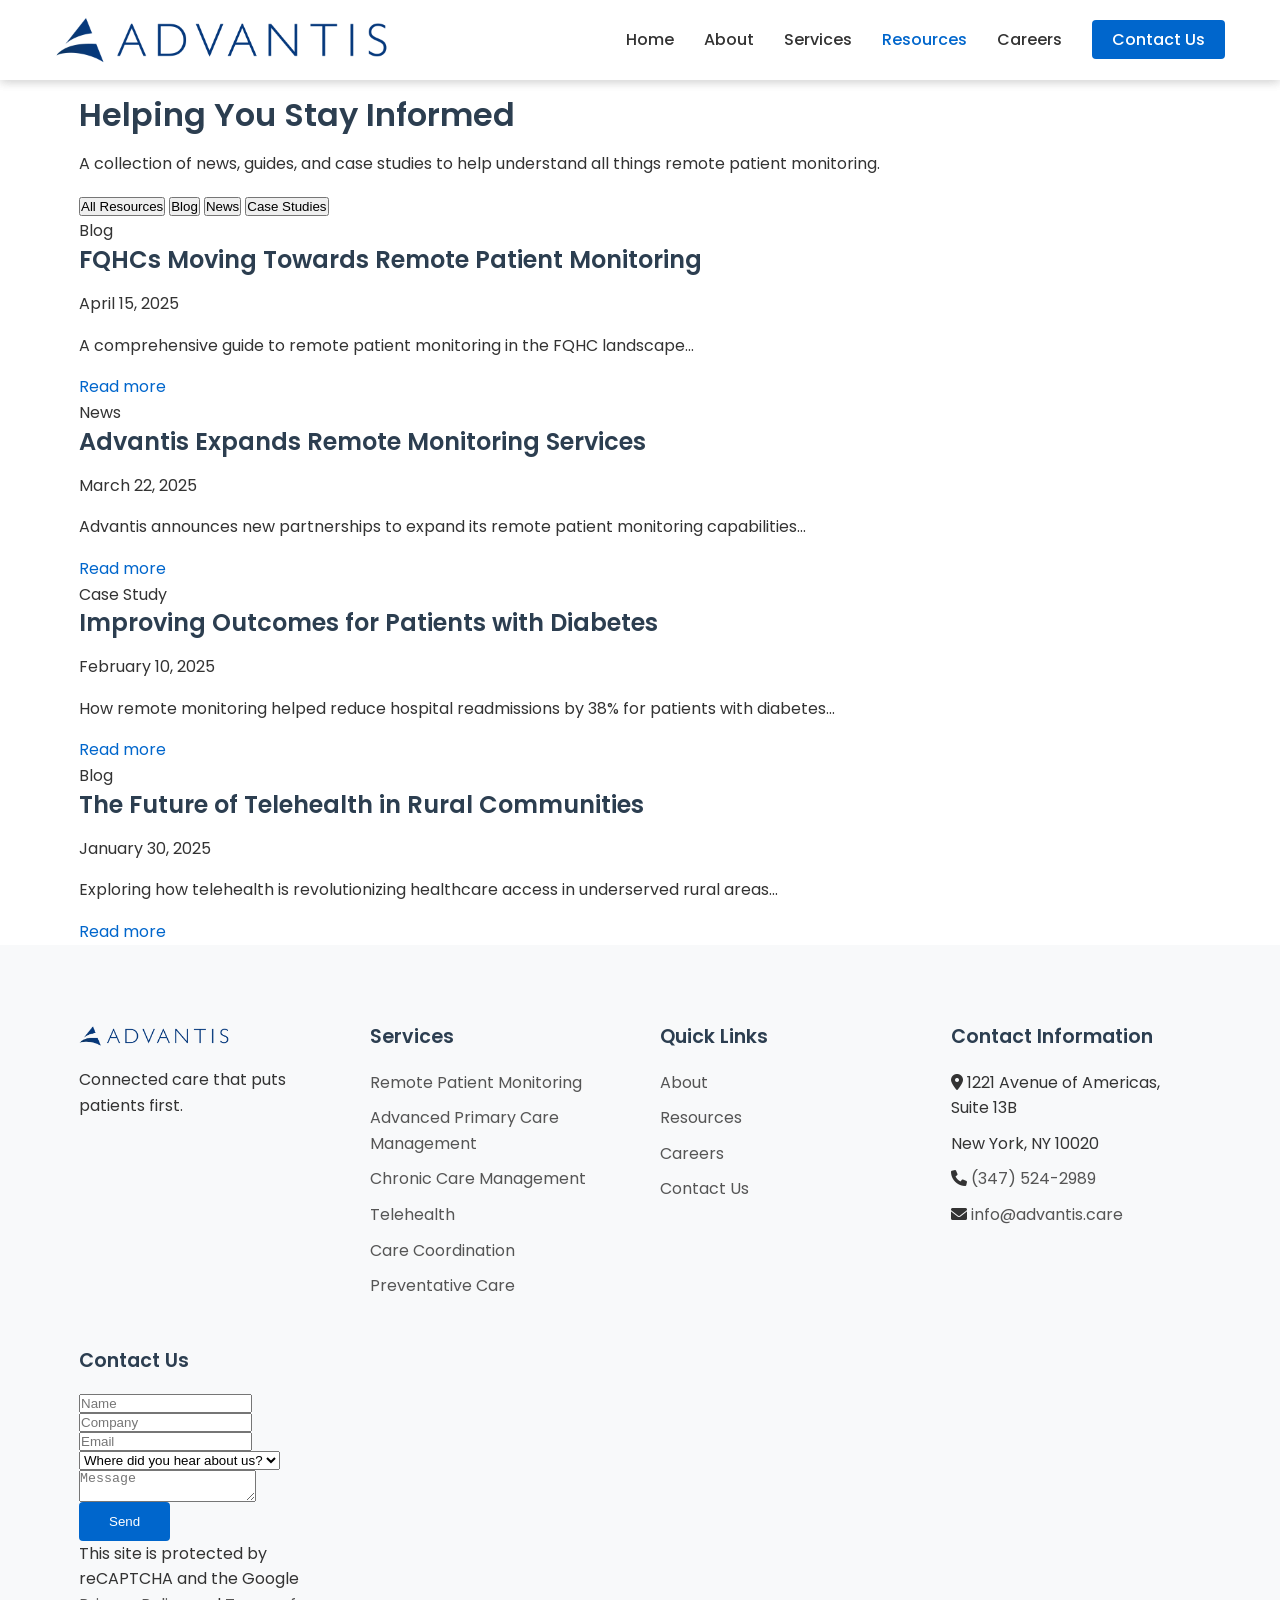
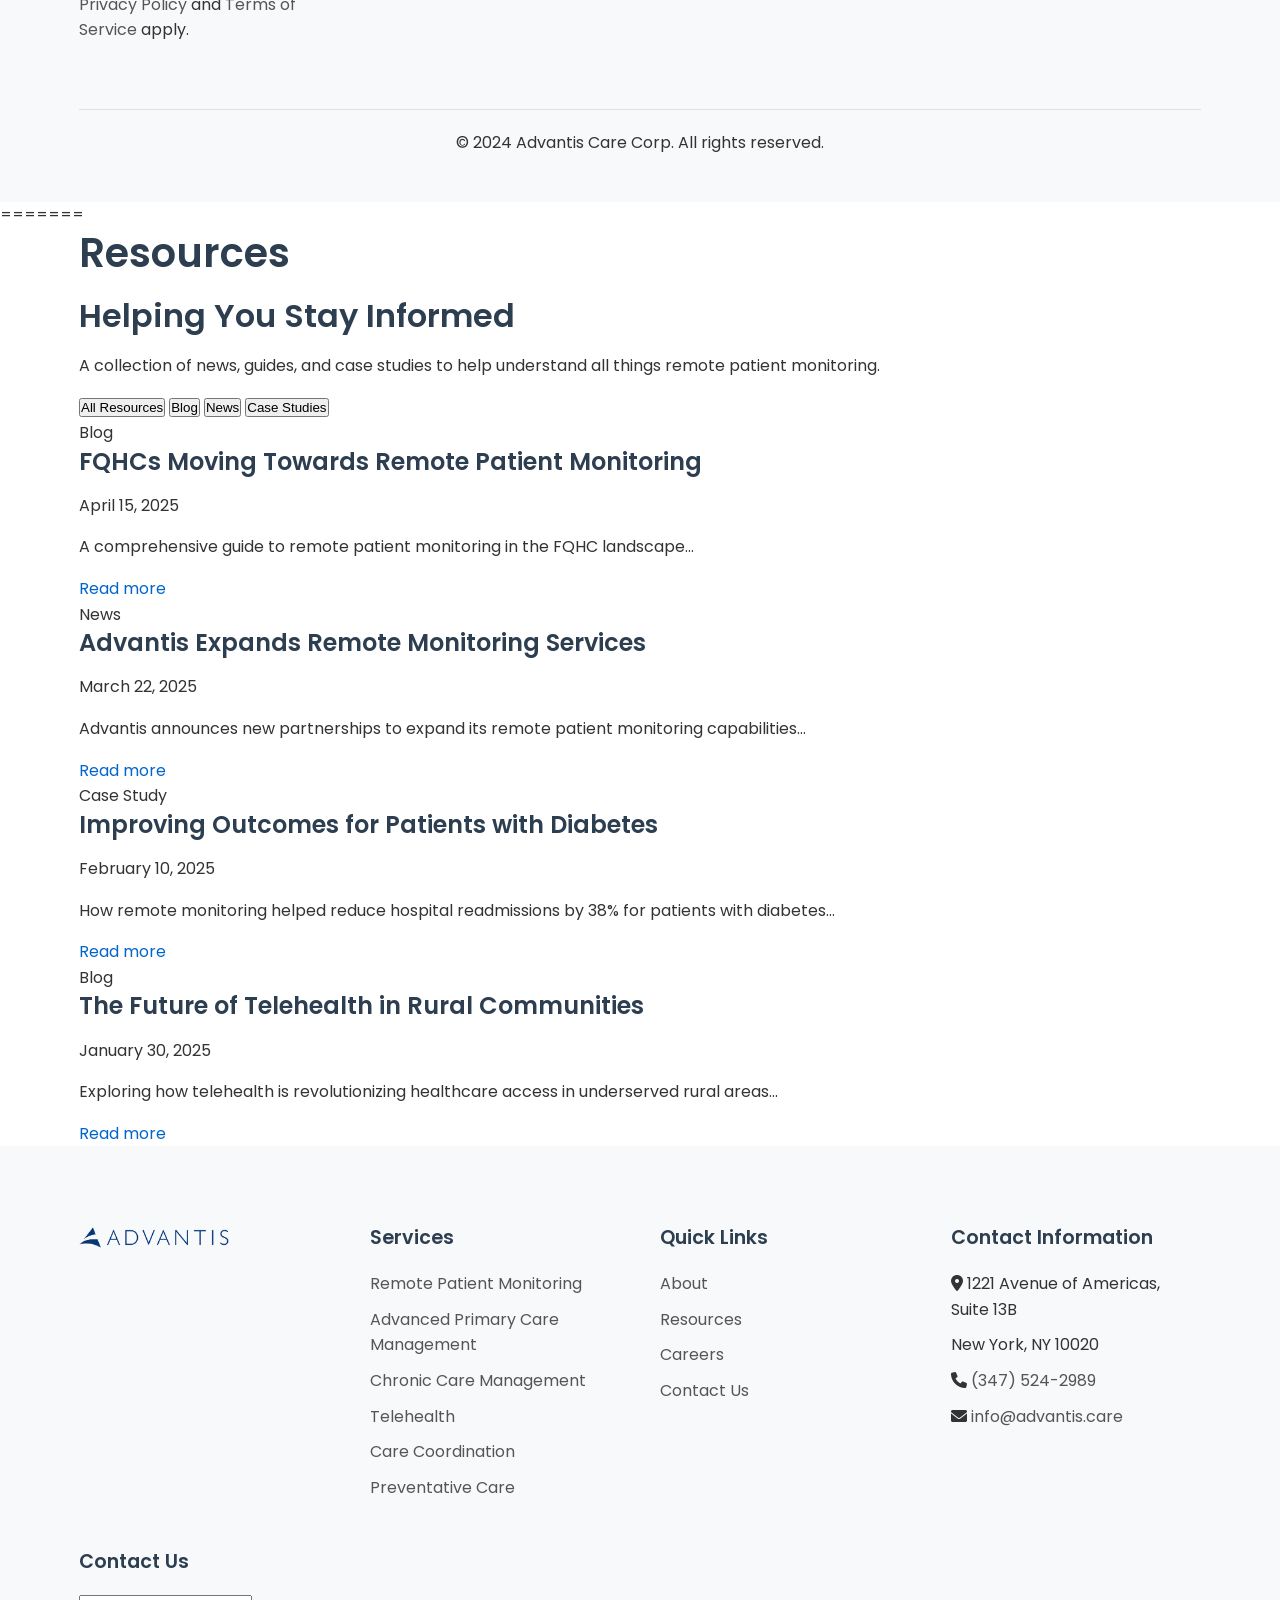
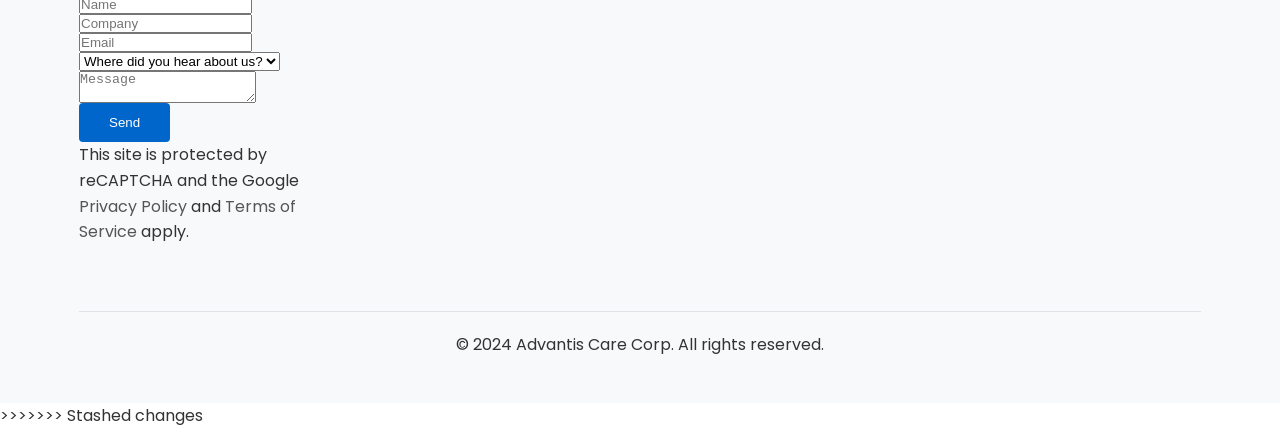
<file: resources.html>
<<<<<<< Updated upstream
<!DOCTYPE html>
<html lang="en">
<head>
    <meta charset="UTF-8">
    <meta name="viewport" content="width=device-width, initial-scale=1.0">
    
    <!-- Prevent caching issues -->
    <meta http-equiv="Cache-Control" content="no-cache, no-store, must-revalidate">
    <meta http-equiv="Pragma" content="no-cache">
    <meta http-equiv="Expires" content="0">
    
    <title>Resources - Advantis</title>
    <link rel="icon" href="images/favicon-32x32.png" type="image/png">
    
    <!-- Critical CSS for layout stability, even if stylesheet fails to load -->
    <style>
        *, *::before, *::after {
            box-sizing: border-box;
            margin: 0;
            padding: 0;
        }
        body {
            font-family: 'Poppins', Arial, sans-serif;
            line-height: 1.6;
            color: #333333;
            background-color: #ffffff;
        }
        .container {
            width: 90%;
            max-width: 1200px;
            margin: 0 auto;
            padding: 0 15px;
        }
        .header {
            background-color: #ffffff;
            box-shadow: 0 2px 10px rgba(0, 0, 0, 0.1);
            position: fixed;
            top: 0;
            left: 0;
            width: 100%;
            z-index: 1000;
            height: 80px;
        }
        .logo img {
            max-height: 50px;
            width: auto;
        }
        img {
            max-width: 100%;
            height: auto;
            display: block;
        }
        h1, h2, h3 {
            color: #2C3E50;
        }
        a {
            color: #0066CC;
            text-decoration: none;
        }
        .btn {
            display: inline-block;
            background: #0066CC;
            color: white;
            padding: 12px 30px;
            border-radius: 4px;
            font-weight: 500;
        }
        .footer {
            background: #f8f9fa;
            padding: 80px 0 30px;
        }
    </style>
    
    <!-- Main stylesheet with a unique timestamp to prevent caching issues -->
    <link rel="stylesheet" href="style.css?v=20240502001">
    
    <!-- External fonts -->
    <link rel="stylesheet" href="https://cdnjs.cloudflare.com/ajax/libs/font-awesome/6.0.0/css/all.min.css">
    <link href="https://fonts.googleapis.com/css2?family=Poppins:wght@400;500;600;700&family=Inter:wght@400;500;600&display=swap" rel="stylesheet">
</head>
<body>
    <!-- Header -->
    <header class="header">
        <div class="container header-container">
            <div class="logo">
                <a href="index.html">
                    <img src="images/Advantis-Logo-200.png" alt="Advantis Logo">
                </a>
            </div>
            
            <!-- Navigation for desktop -->
            <nav class="nav">
                <ul class="nav-list">
                    <li class="nav-item"><a href="index.html" class="nav-link">Home</a></li>
                    <li class="nav-item"><a href="about.html" class="nav-link">About</a></li>
                    <li class="nav-item dropdown">
                        <a href="services.html" class="nav-link">Services</a>
                        <div class="dropdown-content">
                            <a href="services.html#rpm" class="dropdown-item">Remote Patient Monitoring</a>
                            <a href="services.html#apcm" class="dropdown-item">Advanced Primary Care Management</a>
                            <a href="services.html#ccm" class="dropdown-item">Chronic Care Management</a>
                            <a href="services.html#telehealth" class="dropdown-item">Telehealth</a>
                            <a href="services.html#coordination" class="dropdown-item">Care Coordination</a>
                            <a href="services.html#preventative" class="dropdown-item">Preventative Care</a>
                        </div>
                    </li>
                    <li class="nav-item"><a href="resources.html" class="nav-link active">Resources</a></li>
                    <li class="nav-item"><a href="careers.html" class="nav-link">Careers</a></li>
                    <li class="nav-item"><a href="contact.html" class="nav-link contact-btn">Contact Us</a></li>
                </ul>
                
                <!-- Mobile menu toggle -->
                <button class="mobile-toggle" aria-label="Toggle menu">
                    <span></span>
                    <span></span>
                    <span></span>
                </button>
            </nav>
        </div>
    </header>

    <!-- Resources Hero Section -->
    <section class="resources-hero">
        <div class="container">
            <h1>Resources</h1>
            <div class="resources-hero-content">
                <h2>Helping You Stay Informed</h2>
                <p>A collection of news, guides, and case studies to help understand all things remote patient monitoring.</p>
            </div>
        </div>
    </section>

    <!-- Resources Filter Section -->
    <section class="resources-filter">
        <div class="container">
            <div class="filter-buttons">
                <button class="filter-btn active" data-filter="all">All Resources</button>
                <button class="filter-btn" data-filter="blog">Blog</button>
                <button class="filter-btn" data-filter="news">News</button>
                <button class="filter-btn" data-filter="case">Case Studies</button>
            </div>
        </div>
    </section>

    <!-- Resources Grid -->
    <section class="resources-grid">
        <div class="container">
            <div class="resources-container">
                <!-- Blog Example -->
                <article class="resource-card blog">
                    <div class="resource-content">
                        <span class="resource-type">Blog</span>
                        <h3>FQHCs Moving Towards Remote Patient Monitoring</h3>
                        <p class="date">April 15, 2025</p>
                        <p class="excerpt">A comprehensive guide to remote patient monitoring in the FQHC landscape...</p>
                        <a href="blog-posts-html/chronic-care-management.html">Read more</a>
                    </div>
                </article>
                
                <!-- Adding additional placeholder content for the resources section -->
                <article class="resource-card news">
                    <div class="resource-content">
                        <span class="resource-type">News</span>
                        <h3>Advantis Expands Remote Monitoring Services</h3>
                        <p class="date">March 22, 2025</p>
                        <p class="excerpt">Advantis announces new partnerships to expand its remote patient monitoring capabilities...</p>
                        <a href="#">Read more</a>
                    </div>
                </article>
                
                <article class="resource-card case">
                    <div class="resource-content">
                        <span class="resource-type">Case Study</span>
                        <h3>Improving Outcomes for Patients with Diabetes</h3>
                        <p class="date">February 10, 2025</p>
                        <p class="excerpt">How remote monitoring helped reduce hospital readmissions by 38% for patients with diabetes...</p>
                        <a href="#">Read more</a>
                    </div>
                </article>
                
                <article class="resource-card blog">
                    <div class="resource-content">
                        <span class="resource-type">Blog</span>
                        <h3>The Future of Telehealth in Rural Communities</h3>
                        <p class="date">January 30, 2025</p>
                        <p class="excerpt">Exploring how telehealth is revolutionizing healthcare access in underserved rural areas...</p>
                        <a href="#">Read more</a>
                    </div>
                </article>
            </div>
        </div>
    </section>

    <!-- Footer -->
    <footer class="footer">
        <div class="container">
            <div class="footer-grid">
                <div class="footer-column">
                    <img src="images/Advantis-Logo-200.png" alt="Advantis Logo" class="footer-logo">
                    <p>Connected care that puts patients first.</p>
                </div>
                <div class="footer-column">
                    <h3>Services</h3>
                    <ul>
                        <li><a href="services.html#rpm">Remote Patient Monitoring</a></li>
                        <li><a href="services.html#apcm">Advanced Primary Care Management</a></li>
                        <li><a href="services.html#ccm">Chronic Care Management</a></li>
                        <li><a href="services.html#telehealth">Telehealth</a></li>
                        <li><a href="services.html#coordination">Care Coordination</a></li>
                        <li><a href="services.html#preventative">Preventative Care</a></li>
                    </ul>
                </div>
                <div class="footer-column">
                    <h3>Quick Links</h3>
                    <ul>
                        <li><a href="about.html">About</a></li>
                        <li><a href="resources.html">Resources</a></li>
                        <li><a href="careers.html">Careers</a></li>
                        <li><a href="contact.html">Contact Us</a></li>
                    </ul>
                </div>
                <div class="footer-column">
                    <h3>Contact Information</h3>
                    <ul>
                        <li><i class="fas fa-map-marker-alt"></i> 1221 Avenue of Americas, Suite 13B</li>
                        <li>New York, NY 10020</li>
                        <li><i class="fas fa-phone"></i> <a href="tel:+13475242989">(347) 524-2989</a></li>
                        <li><i class="fas fa-envelope"></i> <a href="mailto:info@advantis.care">info@advantis.care</a></li>
                    </ul>
                </div>
                <!-- Contact Form Column -->
                <div class="footer-column">
                    <h3>Contact Us</h3>
                    <form class="footer-contact-form">
                        <input type="text" placeholder="Name" required>
                        <input type="text" placeholder="Company" required>
                        <input type="email" placeholder="Email" required>
                        <select required>
                            <option value="">Where did you hear about us?</option>
                            <option value="search">Search Engine</option>
                            <option value="social">Social Media</option>
                            <option value="referral">Referral</option>
                            <option value="other">Other</option>
                        </select>
                        <textarea placeholder="Message" required></textarea>
                        <div class="g-recaptcha" data-sitekey="6LepWCorAAAAACKOTeqIfRkulqMHijMDkpvqm8fO"></div>
                        <button type="submit" class="btn btn-primary">Send</button>
                    </form>
                    <p class="form-disclaimer">This site is protected by reCAPTCHA and the Google 
                        <a href="https://policies.google.com/privacy">Privacy Policy</a> and 
                        <a href="https://policies.google.com/terms">Terms of Service</a> apply.
                    </p>
                </div>
            </div>
            <div class="footer-bottom">
                <p>&copy; 2024 Advantis Care Corp. All rights reserved.</p>
            </div>
        </div>
    </footer>

    <!-- Google reCAPTCHA -->
    <script src="https://www.google.com/recaptcha/api.js" async defer></script>
    
    <!-- Main JavaScript file -->
    <script src="script.js?v=20240502001"></script>
</body>
=======
<!DOCTYPE html>
<html lang="en">
<head>
    <meta charset="UTF-8">
    <meta name="viewport" content="width=device-width, initial-scale=1.0">
    
    <!-- Standard cache control -->
    <meta http-equiv="Cache-Control" content="max-age=3600">
    
    <title>Resources - Advantis</title>
    <link rel="icon" href="images/favicon-32x32.png" type="image/png">
    
    <!-- Critical CSS for layout stability, even if stylesheet fails to load -->
    <style>
        *, *::before, *::after {
            box-sizing: border-box;
            margin: 0;
            padding: 0;
        }
        body {
            font-family: 'Poppins', Arial, sans-serif;
            line-height: 1.6;
            color: #333333;
            background-color: #ffffff;
        }
        .container {
            width: 90%;
            max-width: 1200px;
            margin: 0 auto;
            padding: 0 15px;
        }
        .header {
            background-color: #ffffff;
            box-shadow: 0 2px 10px rgba(0, 0, 0, 0.1);
            position: fixed;
            top: 0;
            left: 0;
            width: 100%;
            z-index: 1000;
            height: 80px;
        }
        .logo img {
            max-height: 50px;
            width: auto;
        }
        img {
            max-width: 100%;
            height: auto;
            display: block;
        }
        h1, h2, h3 {
            color: #2C3E50;
        }
        a {
            color: #0066CC;
            text-decoration: none;
        }
        .btn {
            display: inline-block;
            background: #0066CC;
            color: white;
            padding: 12px 30px;
            border-radius: 4px;
            font-weight: 500;
        }
        .footer {
            background: #f8f9fa;
            padding: 80px 0 30px;
        }
    </style>
    
    <!-- Main stylesheet with a fixed version instead of timestamp -->
    <link rel="stylesheet" href="style.css?v=fixed-20240502">
    
    <!-- External fonts -->
    <link rel="stylesheet" href="https://cdnjs.cloudflare.com/ajax/libs/font-awesome/6.0.0/css/all.min.css">
    <link href="https://fonts.googleapis.com/css2?family=Poppins:wght@400;500;600;700&family=Inter:wght@400;500;600&display=swap" rel="stylesheet">
</head>
<body>
    <!-- Header -->
    <header class="header">
        <div class="container header-container">
            <div class="logo">
                <a href="index.html">
                    <img src="images/Advantis-Logo-200.png" alt="Advantis Logo">
                </a>
            </div>
            
            <!-- Navigation for desktop -->
            <nav class="nav">
                <ul class="nav-list">
                    <li class="nav-item"><a href="index.html" class="nav-link">Home</a></li>
                    <li class="nav-item"><a href="about.html" class="nav-link">About</a></li>
                    <li class="nav-item dropdown">
                        <a href="services.html" class="nav-link">Services</a>
                        <div class="dropdown-content">
                            <a href="services.html#rpm" class="dropdown-item">Remote Patient Monitoring</a>
                            <a href="services.html#apcm" class="dropdown-item">Advanced Primary Care Management</a>
                            <a href="services.html#ccm" class="dropdown-item">Chronic Care Management</a>
                            <a href="services.html#telehealth" class="dropdown-item">Telehealth</a>
                            <a href="services.html#coordination" class="dropdown-item">Care Coordination</a>
                            <a href="services.html#preventative" class="dropdown-item">Preventative Care</a>
                        </div>
                    </li>
                    <li class="nav-item"><a href="resources.html" class="nav-link active">Resources</a></li>
                    <li class="nav-item"><a href="careers.html" class="nav-link">Careers</a></li>
                    <li class="nav-item"><a href="contact.html" class="nav-link contact-btn">Contact Us</a></li>
                </ul>
                
                <!-- Mobile menu toggle -->
                <button class="mobile-toggle" aria-label="Toggle menu">
                    <span></span>
                    <span></span>
                    <span></span>
                </button>
            </nav>
        </div>
    </header>

    <!-- Resources Hero Section -->
    <section class="resources-hero">
        <div class="container">
            <h1>Resources</h1>
            <div class="resources-hero-content">
                <h2>Helping You Stay Informed</h2>
                <p>A collection of news, guides, and case studies to help understand all things remote patient monitoring.</p>
            </div>
        </div>
    </section>

    <!-- Resources Filter Section -->
    <section class="resources-filter">
        <div class="container">
            <div class="filter-buttons">
                <button class="filter-btn active" data-filter="all">All Resources</button>
                <button class="filter-btn" data-filter="blog">Blog</button>
                <button class="filter-btn" data-filter="news">News</button>
                <button class="filter-btn" data-filter="case">Case Studies</button>
            </div>
        </div>
    </section>

    <!-- Resources Grid -->
    <section class="resources-grid">
        <div class="container">
            <div class="resources-container">
                <!-- Blog Example -->
                <article class="resource-card blog">
                    <div class="resource-content">
                        <span class="resource-type">Blog</span>
                        <h3>FQHCs Moving Towards Remote Patient Monitoring</h3>
                        <p class="date">April 15, 2025</p>
                        <p class="excerpt">A comprehensive guide to remote patient monitoring in the FQHC landscape...</p>
                        <a href="blog-posts-html/chronic-care-management.html">Read more</a>
                    </div>
                </article>
                
                <!-- Adding additional placeholder content for the resources section -->
                <article class="resource-card news">
                    <div class="resource-content">
                        <span class="resource-type">News</span>
                        <h3>Advantis Expands Remote Monitoring Services</h3>
                        <p class="date">March 22, 2025</p>
                        <p class="excerpt">Advantis announces new partnerships to expand its remote patient monitoring capabilities...</p>
                        <a href="#">Read more</a>
                    </div>
                </article>
                
                <article class="resource-card case">
                    <div class="resource-content">
                        <span class="resource-type">Case Study</span>
                        <h3>Improving Outcomes for Patients with Diabetes</h3>
                        <p class="date">February 10, 2025</p>
                        <p class="excerpt">How remote monitoring helped reduce hospital readmissions by 38% for patients with diabetes...</p>
                        <a href="#">Read more</a>
                    </div>
                </article>
                
                <article class="resource-card blog">
                    <div class="resource-content">
                        <span class="resource-type">Blog</span>
                        <h3>The Future of Telehealth in Rural Communities</h3>
                        <p class="date">January 30, 2025</p>
                        <p class="excerpt">Exploring how telehealth is revolutionizing healthcare access in underserved rural areas...</p>
                        <a href="#">Read more</a>
                    </div>
                </article>
            </div>
        </div>
    </section>

    <!-- Footer -->
    <footer class="footer">
        <div class="container">
            <div class="footer-grid">
                <div class="footer-column">
                    <img src="images/Advantis-Logo-200.png" alt="Advantis Logo" class="footer-logo">

                </div>
                <div class="footer-column">
                    <h3>Services</h3>
                    <ul>
                        <li><a href="services.html#rpm">Remote Patient Monitoring</a></li>
                        <li><a href="services.html#apcm">Advanced Primary Care Management</a></li>
                        <li><a href="services.html#ccm">Chronic Care Management</a></li>
                        <li><a href="services.html#telehealth">Telehealth</a></li>
                        <li><a href="services.html#coordination">Care Coordination</a></li>
                        <li><a href="services.html#preventative">Preventative Care</a></li>
                    </ul>
                </div>
                <div class="footer-column">
                    <h3>Quick Links</h3>
                    <ul>
                        <li><a href="about.html">About</a></li>
                        <li><a href="resources.html">Resources</a></li>
                        <li><a href="careers.html">Careers</a></li>
                        <li><a href="contact.html">Contact Us</a></li>
                    </ul>
                </div>
                <div class="footer-column">
                    <h3>Contact Information</h3>
                    <ul>
                        <li><i class="fas fa-map-marker-alt"></i> 1221 Avenue of Americas, Suite 13B</li>
                        <li>New York, NY 10020</li>
                        <li><i class="fas fa-phone"></i> <a href="tel:+13475242989">(347) 524-2989</a></li>
                        <li><i class="fas fa-envelope"></i> <a href="mailto:info@advantis.care">info@advantis.care</a></li>
                    </ul>
                </div>
                <!-- Contact Form Column -->
                <div class="footer-column">
                    <h3>Contact Us</h3>
                    <form class="footer-contact-form">
                        <input type="text" placeholder="Name" required>
                        <input type="text" placeholder="Company" required>
                        <input type="email" placeholder="Email" required>
                        <select required>
                            <option value="">Where did you hear about us?</option>
                            <option value="search">Search Engine</option>
                            <option value="social">Social Media</option>
                            <option value="referral">Referral</option>
                            <option value="other">Other</option>
                        </select>
                        <textarea placeholder="Message" required></textarea>
                        <div class="g-recaptcha" data-sitekey="6LepWCorAAAAACKOTeqIfRkulqMHijMDkpvqm8fO"></div>
                        <button type="submit" class="btn btn-primary">Send</button>
                    </form>
                    <p class="form-disclaimer">This site is protected by reCAPTCHA and the Google 
                        <a href="https://policies.google.com/privacy">Privacy Policy</a> and 
                        <a href="https://policies.google.com/terms">Terms of Service</a> apply.
                    </p>
                </div>
            </div>
            <div class="footer-bottom">
                <p>&copy; 2024 Advantis Care Corp. All rights reserved.</p>
            </div>
        </div>
    </footer>

    <!-- Google reCAPTCHA -->
    <script src="https://www.google.com/recaptcha/api.js" async defer></script>
    
    <!-- Main JavaScript file with a fixed version instead of timestamp -->
    <script src="script.js?v=fixed-20240502"></script>
</body>
>>>>>>> Stashed changes
</html>
</file>
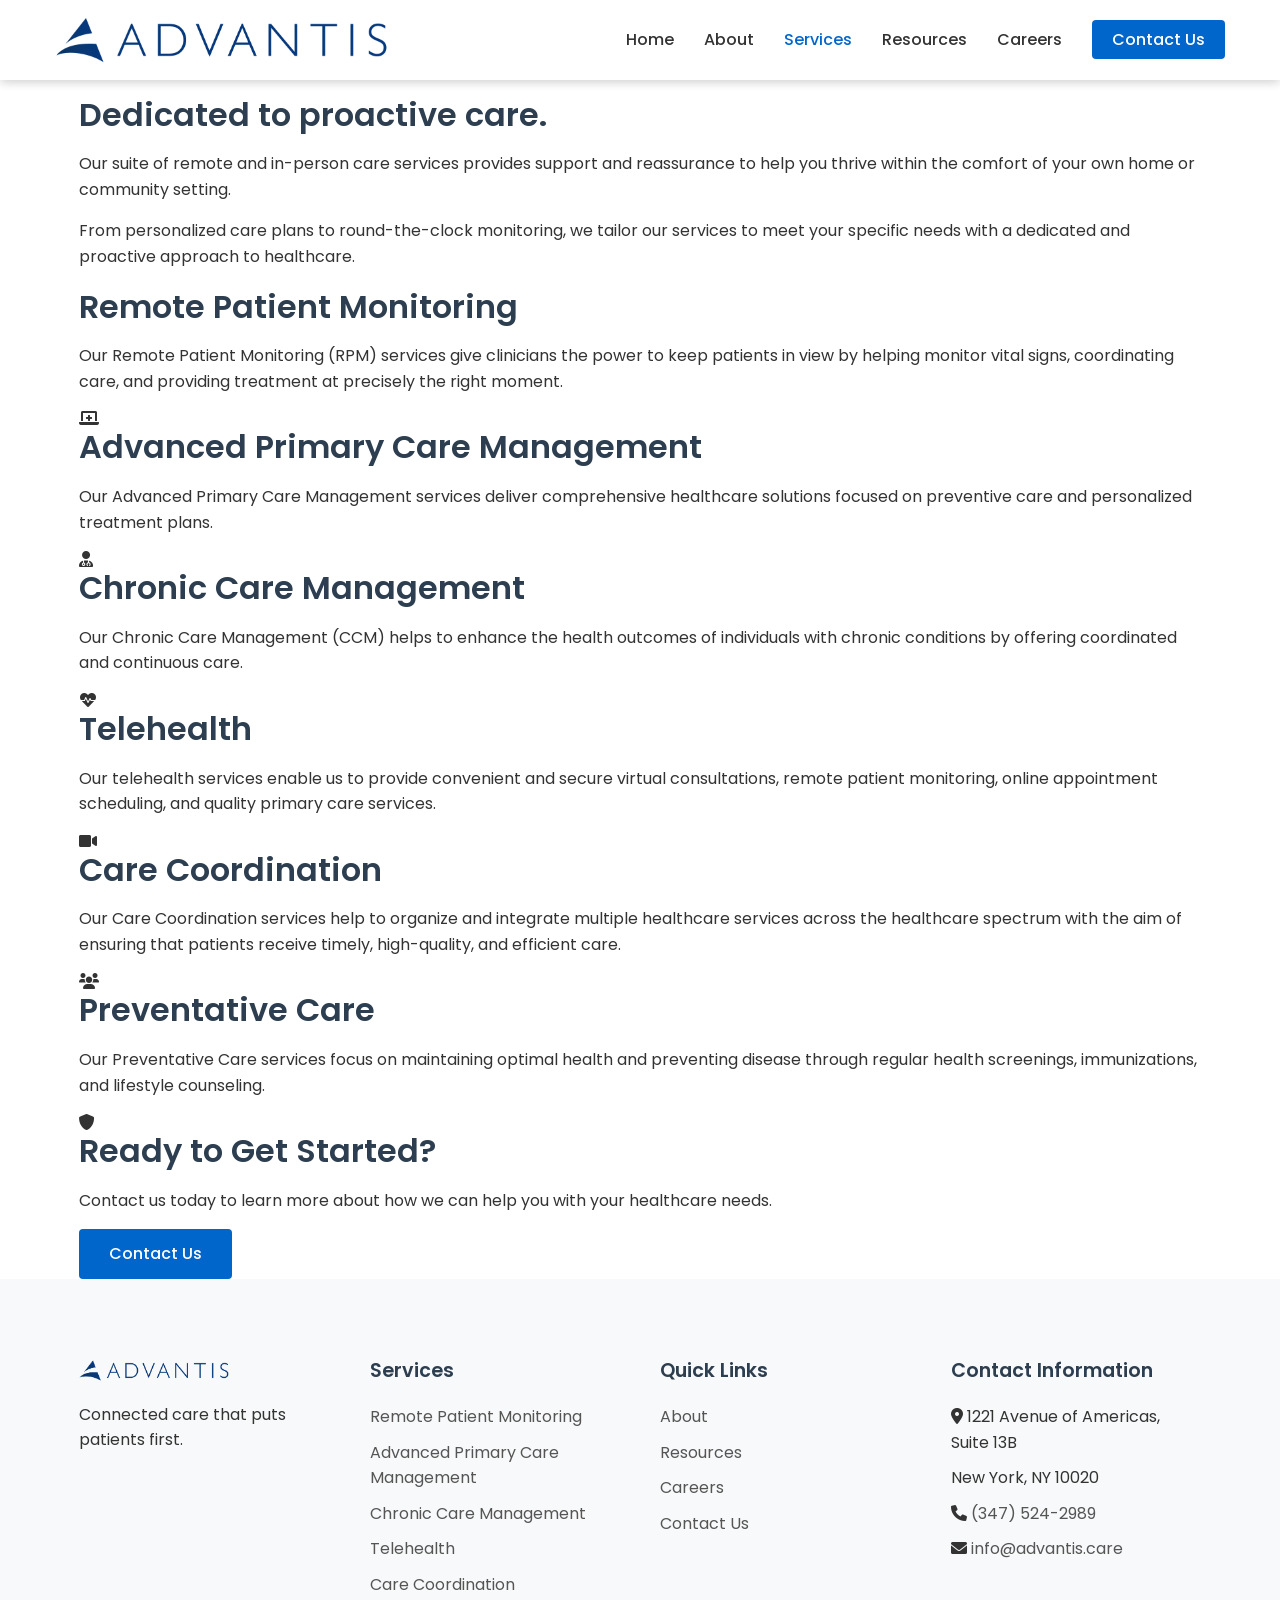
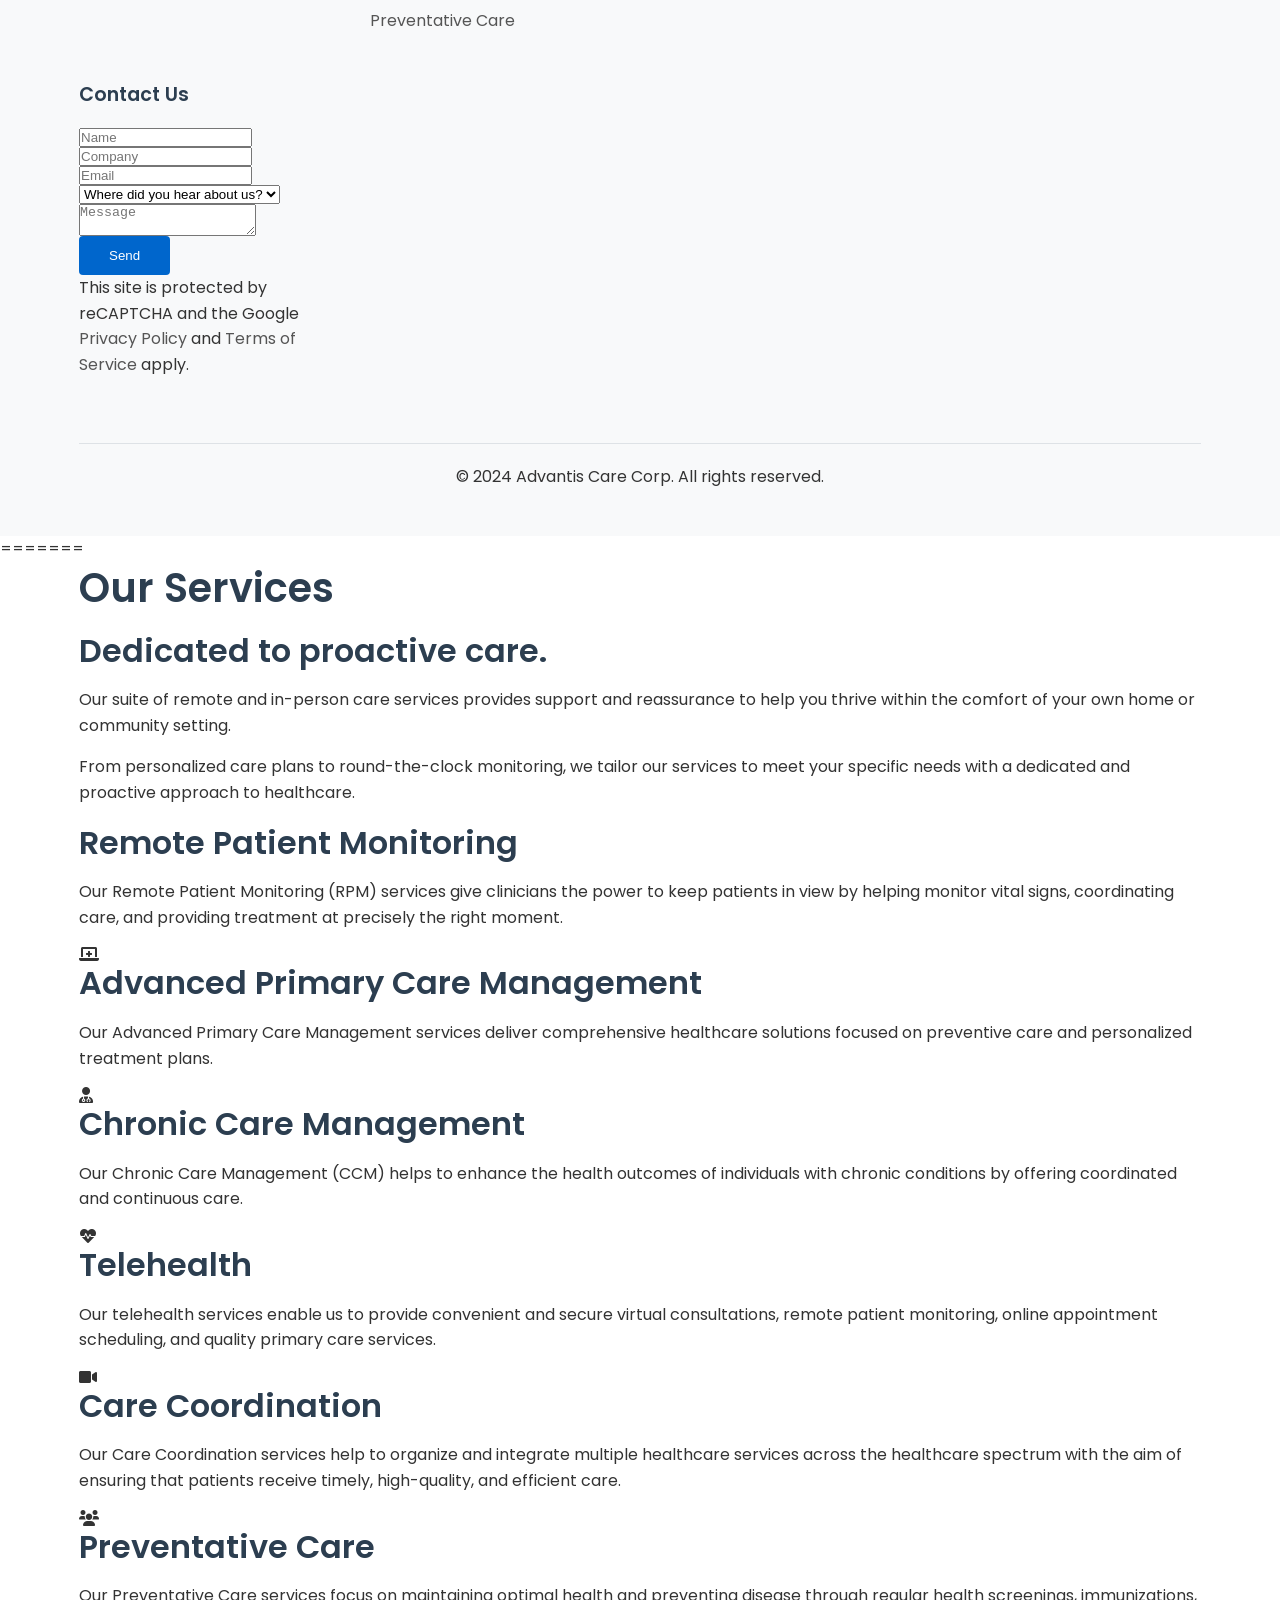
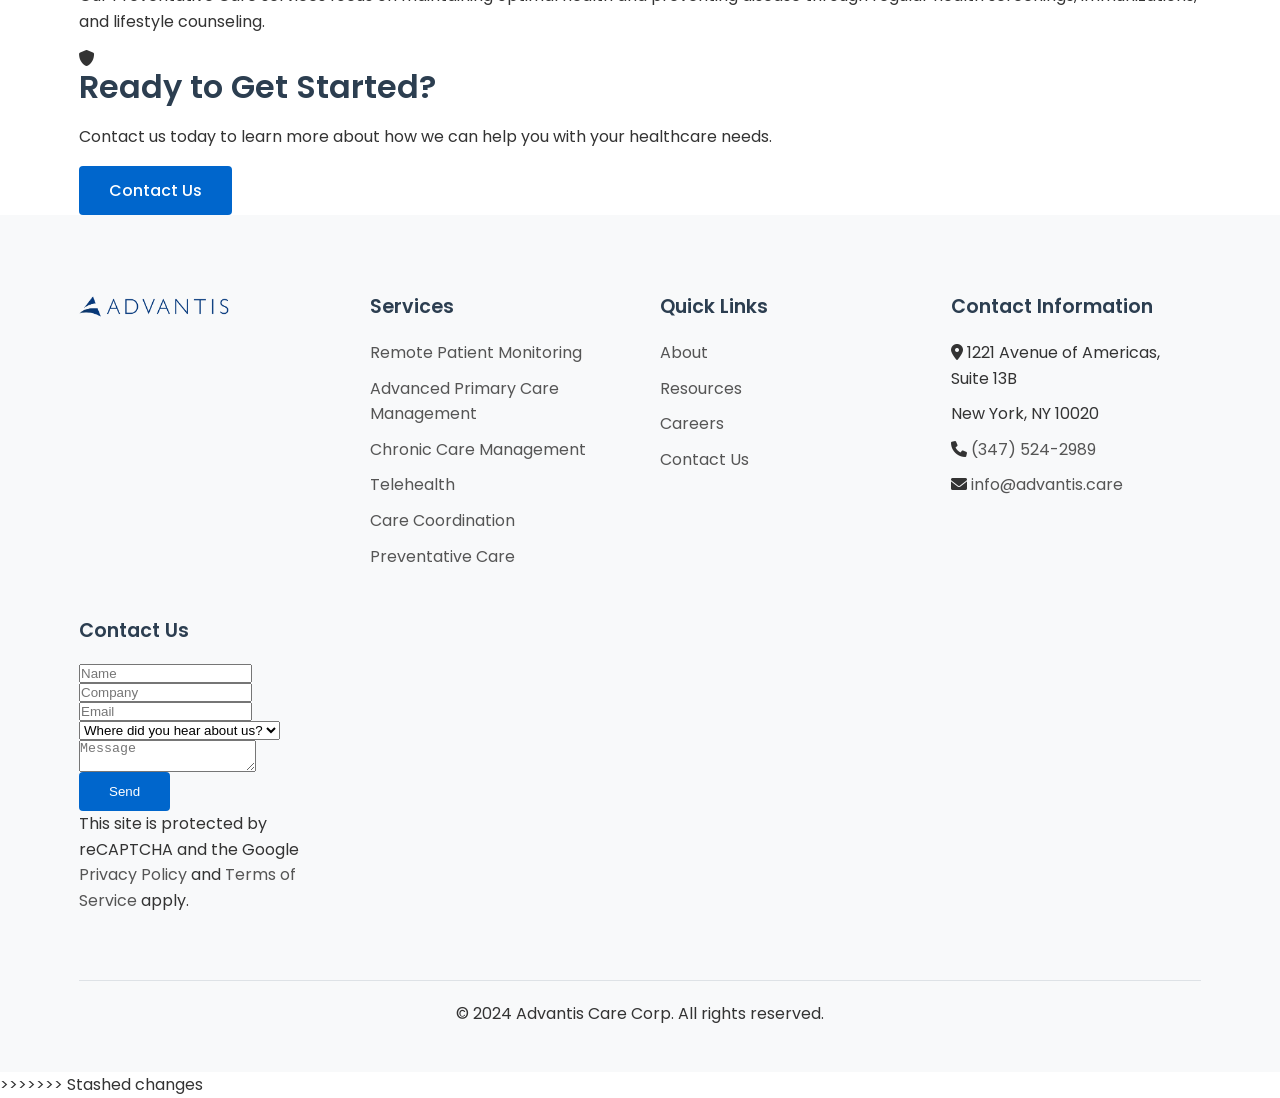
<file: services.html>
<<<<<<< Updated upstream
<!DOCTYPE html>
<html lang="en">
<head>
    <meta charset="UTF-8">
    <meta name="viewport" content="width=device-width, initial-scale=1.0">
    
    <!-- Prevent caching issues -->
    <meta http-equiv="Cache-Control" content="no-cache, no-store, must-revalidate">
    <meta http-equiv="Pragma" content="no-cache">
    <meta http-equiv="Expires" content="0">
    
    <title>Services - Advantis</title>
    <link rel="icon" href="images/favicon-32x32.png" type="image/png">
    
    <!-- Critical CSS for layout stability, even if stylesheet fails to load -->
    <style>
        *, *::before, *::after {
            box-sizing: border-box;
            margin: 0;
            padding: 0;
        }
        body {
            font-family: 'Poppins', Arial, sans-serif;
            line-height: 1.6;
            color: #333333;
            background-color: #ffffff;
        }
        .container {
            width: 90%;
            max-width: 1200px;
            margin: 0 auto;
            padding: 0 15px;
        }
        .header {
            background-color: #ffffff;
            box-shadow: 0 2px 10px rgba(0, 0, 0, 0.1);
            position: fixed;
            top: 0;
            left: 0;
            width: 100%;
            z-index: 1000;
            height: 80px;
        }
        .logo img {
            max-height: 50px;
            width: auto;
        }
        img {
            max-width: 100%;
            height: auto;
            display: block;
        }
        h1, h2, h3 {
            color: #2C3E50;
        }
        a {
            color: #0066CC;
            text-decoration: none;
        }
        .btn {
            display: inline-block;
            background: #0066CC;
            color: white;
            padding: 12px 30px;
            border-radius: 4px;
            font-weight: 500;
        }
        .footer {
            background: #f8f9fa;
            padding: 80px 0 30px;
        }
    </style>
    
    <!-- Main stylesheet with a unique timestamp to prevent caching issues -->
    <link rel="stylesheet" href="style.css?v=20240502001">
    
    <!-- External fonts -->
    <link rel="stylesheet" href="https://cdnjs.cloudflare.com/ajax/libs/font-awesome/6.0.0/css/all.min.css">
    <link href="https://fonts.googleapis.com/css2?family=Poppins:wght@400;500;600;700&family=Inter:wght@400;500;600&display=swap" rel="stylesheet">
</head>
<body>
    <!-- Header -->
    <header class="header">
        <div class="container header-container">
            <div class="logo">
                <a href="index.html">
                    <img src="images/Advantis-Logo-200.png" alt="Advantis Logo">
                </a>
            </div>
            
            <!-- Navigation for desktop -->
            <nav class="nav">
                <ul class="nav-list">
                    <li class="nav-item"><a href="index.html" class="nav-link">Home</a></li>
                    <li class="nav-item"><a href="about.html" class="nav-link">About</a></li>
                    <li class="nav-item dropdown">
                        <a href="services.html" class="nav-link active">Services</a>
                        <div class="dropdown-content">
                            <a href="services.html#rpm" class="dropdown-item">Remote Patient Monitoring</a>
                            <a href="services.html#apcm" class="dropdown-item">Advanced Primary Care Management</a>
                            <a href="services.html#ccm" class="dropdown-item">Chronic Care Management</a>
                            <a href="services.html#telehealth" class="dropdown-item">Telehealth</a>
                            <a href="services.html#coordination" class="dropdown-item">Care Coordination</a>
                            <a href="services.html#preventative" class="dropdown-item">Preventative Care</a>
                        </div>
                    </li>
                    <li class="nav-item"><a href="resources.html" class="nav-link">Resources</a></li>
                    <li class="nav-item"><a href="careers.html" class="nav-link">Careers</a></li>
                    <li class="nav-item"><a href="contact.html" class="nav-link contact-btn">Contact Us</a></li>
                </ul>
                
                <!-- Mobile menu toggle -->
                <button class="mobile-toggle" aria-label="Toggle menu">
                    <span></span>
                    <span></span>
                    <span></span>
                </button>
            </nav>
        </div>
    </header>

    <!-- Services Hero Section -->
    <section class="services-hero">
        <div class="container">
            <h1>Our Services</h1>
            <div class="services-hero-content">
                <h2>Dedicated to proactive care.</h2>
                <p>Our suite of remote and in-person care services provides support and reassurance to help you thrive within the comfort of your own home or community setting.</p>
                <p>From personalized care plans to round-the-clock monitoring, we tailor our services to meet your specific needs with a dedicated and proactive approach to healthcare.</p>
            </div>
        </div>
    </section>

    <!-- Individual Services Section -->
    <section class="services-detailed">
        <div class="container">
            <!-- Remote Patient Monitoring -->
            <div class="service-detail" id="rpm">
                <div class="service-content">
                    <h2>Remote Patient Monitoring</h2>
                    <p>Our Remote Patient Monitoring (RPM) services give clinicians the power to keep patients in view by helping monitor vital signs, coordinating care, and providing treatment at precisely the right moment.</p>
                </div>
                <div class="service-icon">
                    <i class="fas fa-laptop-medical"></i>
                </div>
            </div>

            <!-- Advanced Primary Care Management -->
            <div class="service-detail" id="apcm">
                <div class="service-content">
                    <h2>Advanced Primary Care Management</h2>
                    <p>Our Advanced Primary Care Management services deliver comprehensive healthcare solutions focused on preventive care and personalized treatment plans.</p>
                </div>
                <div class="service-icon">
                    <i class="fas fa-user-md"></i>
                </div>
            </div>

            <!-- Chronic Care Management -->
            <div class="service-detail" id="ccm">
                <div class="service-content">
                    <h2>Chronic Care Management</h2>
                    <p>Our Chronic Care Management (CCM) helps to enhance the health outcomes of individuals with chronic conditions by offering coordinated and continuous care.</p>
                </div>
                <div class="service-icon">
                    <i class="fas fa-heartbeat"></i>
                </div>
            </div>

            <!-- Telehealth -->
            <div class="service-detail" id="telehealth">
                <div class="service-content">
                    <h2>Telehealth</h2>
                    <p>Our telehealth services enable us to provide convenient and secure virtual consultations, remote patient monitoring, online appointment scheduling, and quality primary care services.</p>
                </div>
                <div class="service-icon">
                    <i class="fas fa-video"></i>
                </div>
            </div>

            <!-- Care Coordination -->
            <div class="service-detail" id="coordination">
                <div class="service-content">
                    <h2>Care Coordination</h2>
                    <p>Our Care Coordination services help to organize and integrate multiple healthcare services across the healthcare spectrum with the aim of ensuring that patients receive timely, high-quality, and efficient care.</p>
                </div>
                <div class="service-icon">
                    <i class="fas fa-users"></i>
                </div>
            </div>

            <!-- Preventative Care -->
            <div class="service-detail" id="preventative">
                <div class="service-content">
                    <h2>Preventative Care</h2>
                    <p>Our Preventative Care services focus on maintaining optimal health and preventing disease through regular health screenings, immunizations, and lifestyle counseling.</p>
                </div>
                <div class="service-icon">
                    <i class="fas fa-shield-alt"></i>
                </div>
            </div>

            <!-- Call to Action -->
            <div class="services-cta">
                <h2>Ready to Get Started?</h2>
                <p>Contact us today to learn more about how we can help you with your healthcare needs.</p>
                <a href="contact.html" class="btn btn-primary">Contact Us</a>
            </div>
        </div>
    </section>

    <!-- Footer -->
    <footer class="footer">
        <div class="container">
            <div class="footer-grid">
                <div class="footer-column">
                    <img src="images/Advantis-Logo-200.png" alt="Advantis Logo" class="footer-logo">
                    <p>Connected care that puts patients first.</p>
                </div>
                <div class="footer-column">
                    <h3>Services</h3>
                    <ul>
                        <li><a href="services.html#rpm">Remote Patient Monitoring</a></li>
                        <li><a href="services.html#apcm">Advanced Primary Care Management</a></li>
                        <li><a href="services.html#ccm">Chronic Care Management</a></li>
                        <li><a href="services.html#telehealth">Telehealth</a></li>
                        <li><a href="services.html#coordination">Care Coordination</a></li>
                        <li><a href="services.html#preventative">Preventative Care</a></li>
                    </ul>
                </div>
                <div class="footer-column">
                    <h3>Quick Links</h3>
                    <ul>
                        <li><a href="about.html">About</a></li>
                        <li><a href="resources.html">Resources</a></li>
                        <li><a href="careers.html">Careers</a></li>
                        <li><a href="contact.html">Contact Us</a></li>
                    </ul>
                </div>
                <div class="footer-column">
                    <h3>Contact Information</h3>
                    <ul>
                        <li><i class="fas fa-map-marker-alt"></i> 1221 Avenue of Americas, Suite 13B</li>
                        <li>New York, NY 10020</li>
                        <li><i class="fas fa-phone"></i> <a href="tel:+13475242989">(347) 524-2989</a></li>
                        <li><i class="fas fa-envelope"></i> <a href="mailto:info@advantis.care">info@advantis.care</a></li>
                    </ul>
                </div>
                <!-- Contact Form Column -->
                <div class="footer-column">
                    <h3>Contact Us</h3>
                    <form class="footer-contact-form">
                        <input type="text" placeholder="Name" required>
                        <input type="text" placeholder="Company" required>
                        <input type="email" placeholder="Email" required>
                        <select required>
                            <option value="">Where did you hear about us?</option>
                            <option value="search">Search Engine</option>
                            <option value="social">Social Media</option>
                            <option value="referral">Referral</option>
                            <option value="other">Other</option>
                        </select>
                        <textarea placeholder="Message" required></textarea>
                        <div class="g-recaptcha" data-sitekey="6LepWCorAAAAACKOTeqIfRkulqMHijMDkpvqm8fO"></div>
                        <button type="submit" class="btn btn-primary">Send</button>
                    </form>
                    <p class="form-disclaimer">This site is protected by reCAPTCHA and the Google 
                        <a href="https://policies.google.com/privacy">Privacy Policy</a> and 
                        <a href="https://policies.google.com/terms">Terms of Service</a> apply.
                    </p>
                </div>
            </div>
            <div class="footer-bottom">
                <p>&copy; 2024 Advantis Care Corp. All rights reserved.</p>
            </div>
        </div>
    </footer>

    <!-- Google reCAPTCHA -->
    <script src="https://www.google.com/recaptcha/api.js" async defer></script>
    
    <!-- Main JavaScript file -->
    <script src="script.js?v=20240502001"></script>
</body>
=======
<!DOCTYPE html>
<html lang="en">
<head>
    <meta charset="UTF-8">
    <meta name="viewport" content="width=device-width, initial-scale=1.0">
    
    <!-- Standard cache control -->
    <meta http-equiv="Cache-Control" content="max-age=3600">
    
    <title>Services - Advantis</title>
    <link rel="icon" href="images/favicon-32x32.png" type="image/png">
    
    <!-- Critical CSS for layout stability, even if stylesheet fails to load -->
    <style>
        *, *::before, *::after {
            box-sizing: border-box;
            margin: 0;
            padding: 0;
        }
        body {
            font-family: 'Poppins', Arial, sans-serif;
            line-height: 1.6;
            color: #333333;
            background-color: #ffffff;
        }
        .container {
            width: 90%;
            max-width: 1200px;
            margin: 0 auto;
            padding: 0 15px;
        }
        .header {
            background-color: #ffffff;
            box-shadow: 0 2px 10px rgba(0, 0, 0, 0.1);
            position: fixed;
            top: 0;
            left: 0;
            width: 100%;
            z-index: 1000;
            height: 80px;
        }
        .logo img {
            max-height: 50px;
            width: auto;
        }
        img {
            max-width: 100%;
            height: auto;
            display: block;
        }
        h1, h2, h3 {
            color: #2C3E50;
        }
        a {
            color: #0066CC;
            text-decoration: none;
        }
        .btn {
            display: inline-block;
            background: #0066CC;
            color: white;
            padding: 12px 30px;
            border-radius: 4px;
            font-weight: 500;
        }
        .footer {
            background: #f8f9fa;
            padding: 80px 0 30px;
        }
    </style>
    
    <!-- Main stylesheet with a fixed version instead of timestamp -->
    <link rel="stylesheet" href="style.css?v=fixed-20240502">
    
    <!-- External fonts -->
    <link rel="stylesheet" href="https://cdnjs.cloudflare.com/ajax/libs/font-awesome/6.0.0/css/all.min.css">
    <link href="https://fonts.googleapis.com/css2?family=Poppins:wght@400;500;600;700&family=Inter:wght@400;500;600&display=swap" rel="stylesheet">
</head>
<body>
    <!-- Header -->
    <header class="header">
        <div class="container header-container">
            <div class="logo">
                <a href="index.html">
                    <img src="images/Advantis-Logo-200.png" alt="Advantis Logo">
                </a>
            </div>
            
            <!-- Navigation for desktop -->
            <nav class="nav">
                <ul class="nav-list">
                    <li class="nav-item"><a href="index.html" class="nav-link">Home</a></li>
                    <li class="nav-item"><a href="about.html" class="nav-link">About</a></li>
                    <li class="nav-item dropdown">
                        <a href="services.html" class="nav-link active">Services</a>
                        <div class="dropdown-content">
                            <a href="services.html#rpm" class="dropdown-item">Remote Patient Monitoring</a>
                            <a href="services.html#apcm" class="dropdown-item">Advanced Primary Care Management</a>
                            <a href="services.html#ccm" class="dropdown-item">Chronic Care Management</a>
                            <a href="services.html#telehealth" class="dropdown-item">Telehealth</a>
                            <a href="services.html#coordination" class="dropdown-item">Care Coordination</a>
                            <a href="services.html#preventative" class="dropdown-item">Preventative Care</a>
                        </div>
                    </li>
                    <li class="nav-item"><a href="resources.html" class="nav-link">Resources</a></li>
                    <li class="nav-item"><a href="careers.html" class="nav-link">Careers</a></li>
                    <li class="nav-item"><a href="contact.html" class="nav-link contact-btn">Contact Us</a></li>
                </ul>
                
                <!-- Mobile menu toggle -->
                <button class="mobile-toggle" aria-label="Toggle menu">
                    <span></span>
                    <span></span>
                    <span></span>
                </button>
            </nav>
        </div>
    </header>

    <!-- Services Hero Section -->
    <section class="services-hero">
        <div class="container">
            <h1>Our Services</h1>
            <div class="services-hero-content">
                <h2>Dedicated to proactive care.</h2>
                <p>Our suite of remote and in-person care services provides support and reassurance to help you thrive within the comfort of your own home or community setting.</p>
                <p>From personalized care plans to round-the-clock monitoring, we tailor our services to meet your specific needs with a dedicated and proactive approach to healthcare.</p>
            </div>
        </div>
    </section>

    <!-- Individual Services Section -->
    <section class="services-detailed">
        <div class="container">
            <!-- Remote Patient Monitoring -->
            <div class="service-detail" id="rpm">
                <div class="service-content">
                    <h2>Remote Patient Monitoring</h2>
                    <p>Our Remote Patient Monitoring (RPM) services give clinicians the power to keep patients in view by helping monitor vital signs, coordinating care, and providing treatment at precisely the right moment.</p>
                </div>
                <div class="service-icon">
                    <i class="fas fa-laptop-medical"></i>
                </div>
            </div>

            <!-- Advanced Primary Care Management -->
            <div class="service-detail" id="apcm">
                <div class="service-content">
                    <h2>Advanced Primary Care Management</h2>
                    <p>Our Advanced Primary Care Management services deliver comprehensive healthcare solutions focused on preventive care and personalized treatment plans.</p>
                </div>
                <div class="service-icon">
                    <i class="fas fa-user-md"></i>
                </div>
            </div>

            <!-- Chronic Care Management -->
            <div class="service-detail" id="ccm">
                <div class="service-content">
                    <h2>Chronic Care Management</h2>
                    <p>Our Chronic Care Management (CCM) helps to enhance the health outcomes of individuals with chronic conditions by offering coordinated and continuous care.</p>
                </div>
                <div class="service-icon">
                    <i class="fas fa-heartbeat"></i>
                </div>
            </div>

            <!-- Telehealth -->
            <div class="service-detail" id="telehealth">
                <div class="service-content">
                    <h2>Telehealth</h2>
                    <p>Our telehealth services enable us to provide convenient and secure virtual consultations, remote patient monitoring, online appointment scheduling, and quality primary care services.</p>
                </div>
                <div class="service-icon">
                    <i class="fas fa-video"></i>
                </div>
            </div>

            <!-- Care Coordination -->
            <div class="service-detail" id="coordination">
                <div class="service-content">
                    <h2>Care Coordination</h2>
                    <p>Our Care Coordination services help to organize and integrate multiple healthcare services across the healthcare spectrum with the aim of ensuring that patients receive timely, high-quality, and efficient care.</p>
                </div>
                <div class="service-icon">
                    <i class="fas fa-users"></i>
                </div>
            </div>

            <!-- Preventative Care -->
            <div class="service-detail" id="preventative">
                <div class="service-content">
                    <h2>Preventative Care</h2>
                    <p>Our Preventative Care services focus on maintaining optimal health and preventing disease through regular health screenings, immunizations, and lifestyle counseling.</p>
                </div>
                <div class="service-icon">
                    <i class="fas fa-shield-alt"></i>
                </div>
            </div>

            <!-- Call to Action -->
            <div class="services-cta">
                <h2>Ready to Get Started?</h2>
                <p>Contact us today to learn more about how we can help you with your healthcare needs.</p>
                <a href="contact.html" class="btn btn-primary">Contact Us</a>
            </div>
        </div>
    </section>

    <!-- Footer -->
    <footer class="footer">
        <div class="container">
            <div class="footer-grid">
                <div class="footer-column">
                    <img src="images/Advantis-Logo-200.png" alt="Advantis Logo" class="footer-logo">
 
                </div>
                <div class="footer-column">
                    <h3>Services</h3>
                    <ul>
                        <li><a href="services.html#rpm">Remote Patient Monitoring</a></li>
                        <li><a href="services.html#apcm">Advanced Primary Care Management</a></li>
                        <li><a href="services.html#ccm">Chronic Care Management</a></li>
                        <li><a href="services.html#telehealth">Telehealth</a></li>
                        <li><a href="services.html#coordination">Care Coordination</a></li>
                        <li><a href="services.html#preventative">Preventative Care</a></li>
                    </ul>
                </div>
                <div class="footer-column">
                    <h3>Quick Links</h3>
                    <ul>
                        <li><a href="about.html">About</a></li>
                        <li><a href="resources.html">Resources</a></li>
                        <li><a href="careers.html">Careers</a></li>
                        <li><a href="contact.html">Contact Us</a></li>
                    </ul>
                </div>
                <div class="footer-column">
                    <h3>Contact Information</h3>
                    <ul>
                        <li><i class="fas fa-map-marker-alt"></i> 1221 Avenue of Americas, Suite 13B</li>
                        <li>New York, NY 10020</li>
                        <li><i class="fas fa-phone"></i> <a href="tel:+13475242989">(347) 524-2989</a></li>
                        <li><i class="fas fa-envelope"></i> <a href="mailto:info@advantis.care">info@advantis.care</a></li>
                    </ul>
                </div>
                <!-- Contact Form Column -->
                <div class="footer-column">
                    <h3>Contact Us</h3>
                    <form class="footer-contact-form">
                        <input type="text" placeholder="Name" required>
                        <input type="text" placeholder="Company" required>
                        <input type="email" placeholder="Email" required>
                        <select required>
                            <option value="">Where did you hear about us?</option>
                            <option value="search">Search Engine</option>
                            <option value="social">Social Media</option>
                            <option value="referral">Referral</option>
                            <option value="other">Other</option>
                        </select>
                        <textarea placeholder="Message" required></textarea>
                        <div class="g-recaptcha" data-sitekey="6LepWCorAAAAACKOTeqIfRkulqMHijMDkpvqm8fO"></div>
                        <button type="submit" class="btn btn-primary">Send</button>
                    </form>
                    <p class="form-disclaimer">This site is protected by reCAPTCHA and the Google 
                        <a href="https://policies.google.com/privacy">Privacy Policy</a> and 
                        <a href="https://policies.google.com/terms">Terms of Service</a> apply.
                    </p>
                </div>
            </div>
            <div class="footer-bottom">
                <p>&copy; 2024 Advantis Care Corp. All rights reserved.</p>
            </div>
        </div>
    </footer>

    <!-- Google reCAPTCHA -->
    <script src="https://www.google.com/recaptcha/api.js" async defer></script>
    
    <!-- Main JavaScript file with a fixed version instead of timestamp -->
    <script src="script.js?v=fixed-20240502"></script>
</body>
>>>>>>> Stashed changes
</html>
</file>
<file: style.css>
/* Advantis Healthcare Website - Main Stylesheet */
/* Reset styles */
*, *::before, *::after {
  box-sizing: border-box;
  margin: 0;
  padding: 0;
}

/* Global Styles */
:root {
  --primary-color: #0066CC;
  --secondary-color: #2C3E50;
  --text-color: #333333;
  --light-gray: #f8f9fa;
  --medium-gray: #e9ecef;
  --border-color: #dee2e6;
  --white: #ffffff;
  --header-height: 80px;
  --box-shadow: 0 2px 10px rgba(0, 0, 0, 0.1);
  --border-radius: 4px;
  --transition: all 0.3s ease;
}

html {
  scroll-behavior: smooth;
}

body {
  font-family: 'Poppins', Arial, sans-serif;
  line-height: 1.6;
  color: var(--text-color);
  background-color: var(--white);
  overflow-x: hidden;
}

/* Typography */
h1, h2, h3, h4, h5, h6 {
  color: var(--secondary-color);
  font-weight: 600;
  line-height: 1.3;
  margin-bottom: 1rem;
}

h1 {
  font-size: 2.5rem;
}

h2 {
  font-size: 2rem;
}

h3 {
  font-size: 1.5rem;
}

p {
  margin-bottom: 1rem;
}

a {
  color: var(--primary-color);
  text-decoration: none;
  transition: var(--transition);
}

a:hover {
  color: #005bb8;
}

img {
  max-width: 100%;
  height: auto;
  display: block;
}

.container {
  width: 90%;
  max-width: 1200px;
  margin: 0 auto;
  padding: 0 15px;
}

.section {
  padding: 80px 0;
}

/* Button Styles */
.btn {
  display: inline-block;
  background: var(--primary-color);
  color: var(--white);
  padding: 12px 30px;
  border-radius: var(--border-radius);
  font-weight: 500;
  text-align: center;
  border: none;
  cursor: pointer;
  transition: var(--transition);
}

.btn:hover {
  background: #005bb8;
  color: var(--white);
  transform: translateY(-3px);
  box-shadow: 0 4px 10px rgba(0, 102, 204, 0.2);
}

.btn-secondary {
  background: var(--white);
  color: var(--primary-color);
  border: 1px solid var(--primary-color);
}

.btn-secondary:hover {
  background: #f0f5ff;
  color: var(--primary-color);
}

/* Header & Navigation */
.header {
  background-color: var(--white);
  box-shadow: var(--box-shadow);
  position: fixed;
  top: 0;
  left: 0;
  width: 100%;
  z-index: 1000;
  height: var(--header-height);
  display: flex;
  align-items: center;
}

.header-container {
  display: flex;
  justify-content: space-between;
  align-items: center;
  width: 100%;
}

.logo {
  display: flex;
  align-items: center;
}

.logo img {
  max-height: 50px;
  width: auto;
}

.nav {
  display: flex;
  align-items: center;
}

.nav-list {
  display: flex;
  list-style: none;
}

.nav-item {
  margin-left: 30px;
  position: relative;
}

.nav-link {
  color: var(--text-color);
  font-weight: 500;
}

.nav-link:hover {
  color: var(--primary-color);
}

.nav-link.active {
  color: var(--primary-color);
}

.contact-btn {
  background: var(--primary-color);
  color: var(--white);
  padding: 8px 20px;
  border-radius: var(--border-radius);
}

.contact-btn:hover {
  background: #005bb8;
  color: var(--white);
}

/* Mobile Menu */
.mobile-toggle {
  display: none;
  cursor: pointer;
  background: none;
  border: none;
  padding: 5px;
}

.mobile-toggle span {
  display: block;
  width: 24px;
  height: 2px;
  background: var(--text-color);
  margin: 5px 0;
  transition: var(--transition);
}

/* Dropdown Menus */
.dropdown {
  position: relative;
}

.dropdown-content {
  position: absolute;
  top: 100%;
  left: 0;
  background: var(--white);
  min-width: 200px;
  box-shadow: var(--box-shadow);
  border-radius: var(--border-radius);
  padding: 10px 0;
  visibility: hidden;
  opacity: 0;
  transform: translateY(10px);
  transition: var(--transition);
  z-index: 1001;
}

.dropdown:hover .dropdown-content,
.dropdown:focus-within .dropdown-content {
  visibility: visible;
  opacity: 1;
  transform: translateY(0);
}

.dropdown-item {
  padding: 8px 15px;
  display: block;
  color: var(--text-color);
  font-weight: normal;
}

.dropdown-item:hover {
  background: #f0f5ff;
  color: var(--primary-color);
}

/* Hero Section */
.hero {
  background: linear-gradient(to right, rgba(0,102,204,0.05), rgba(0,102,204,0.02));
  padding: 160px 0 80px;
  text-align: center;
}

.hero-content {
  max-width: 800px;
  margin: 0 auto;
}

.hero h1 {
  margin-bottom: 20px;
  font-size: 3rem;
}

.hero p {
  font-size: 1.2rem;
  color: #555;
  margin-bottom: 30px;
}

.hero-buttons {
  display: flex;
  justify-content: center;
  gap: 15px;
  flex-wrap: wrap;
}

/* Stats Section */
.stats {
  background-color: var(--white);
  padding: 80px 0;
  text-align: center;
}

.stats h2 {
  margin-bottom: 50px;
}

.stats-grid {
  display: grid;
  grid-template-columns: repeat(auto-fit, minmax(200px, 1fr));
  gap: 30px;
}

.stat-item {
  padding: 20px;
}

.stat-number {
  font-size: 3rem;
  font-weight: 700;
  color: var(--primary-color);
  margin-bottom: 10px;
}

/* Services Section */
.services {
  padding: 80px 0;
  background-color: var(--light-gray);
}

.services h2 {
  text-align: center;
  margin-bottom: 50px;
}

.services-grid {
  display: grid;
  grid-template-columns: repeat(auto-fit, minmax(300px, 1fr));
  gap: 30px;
}

.service-card {
  background: var(--white);
  border-radius: var(--border-radius);
  padding: 30px;
  box-shadow: var(--box-shadow);
  transition: var(--transition);
}

.service-card:hover {
  transform: translateY(-5px);
  box-shadow: 0 10px 20px rgba(0, 0, 0, 0.1);
}

.service-card i {
  font-size: 2.5rem;
  color: var(--primary-color);
  margin-bottom: 20px;
}

.service-card h3 {
  margin-bottom: 15px;
}

.service-card p {
  margin-bottom: 20px;
}

/* Call to Action Section */
.cta {
  background: var(--primary-color);
  color: var(--white);
  padding: 80px 0;
  text-align: center;
}

.cta h2 {
  color: var(--white);
  margin-bottom: 20px;
}

.cta p {
  margin-bottom: 30px;
  font-size: 1.2rem;
}

/* Footer */
.footer {
  background: var(--light-gray);
  padding: 80px 0 30px;
}

.footer-grid {
  display: grid;
  grid-template-columns: repeat(auto-fit, minmax(200px, 1fr));
  gap: 40px;
}

.footer-column h3 {
  margin-bottom: 20px;
  font-size: 1.2rem;
}

.footer-logo {
  max-width: 150px;
  margin-bottom: 20px;
}

.footer-column ul {
  list-style: none;
}

.footer-column li {
  margin-bottom: 10px;
}

.footer-column a {
  color: #555;
}

.footer-column a:hover {
  color: var(--primary-color);
}

.footer-bottom {
  text-align: center;
  margin-top: 50px;
  padding-top: 20px;
  border-top: 1px solid var(--border-color);
}

/* Responsive Styles */
@media (max-width: 992px) {
  h1 {
    font-size: 2.2rem;
  }
  
  h2 {
    font-size: 1.8rem;
  }
  
  .hero {
    padding: 140px 0 70px;
  }
  
  .section {
    padding: 60px 0;
  }
}

@media (max-width: 768px) {
  :root {
    --header-height: 70px;
  }
  
  .mobile-toggle {
    display: block;
  }
  
  .nav-list {
    position: fixed;
    top: var(--header-height);
    left: 0;
    width: 100%;
    background: var(--white);
    flex-direction: column;
    padding: 20px;
    box-shadow: 0 5px 15px rgba(0, 0, 0, 0.1);
    transform: translateY(-100%);
    opacity: 0;
    visibility: hidden;
    transition: var(--transition);
    overflow-y: auto;
    max-height: calc(100vh - var(--header-height));
  }
  
  .nav-list.active {
    transform: translateY(0);
    opacity: 1;
    visibility: visible;
  }
  
  .nav-item {
    margin: 10px 0;
  }
  
  .dropdown-content {
    position: static;
    box-shadow: none;
    visibility: visible;
    opacity: 1;
    transform: none;
    max-height: 0;
    overflow: hidden;
    transition: max-height 0.3s ease;
    padding: 0;
  }
  
  .dropdown.active .dropdown-content {
    max-height: 500px;
  }
  
  .dropdown-item {
    padding: 8px 15px 8px 30px;
  }
  
  .hero {
    padding: 120px 0 60px;
    text-align: center;
  }
  
  .hero h1 {
    font-size: 2rem;
  }
  
  .hero p {
    font-size: 1.1rem;
  }
  
  .stats-grid {
    grid-template-columns: 1fr;
  }
}

@media (max-width: 480px) {
  .container {
    width: 95%;
  }
  
  h1 {
    font-size: 1.8rem;
  }
  
  h2 {
    font-size: 1.5rem;
  }
  
  .btn {
    padding: 10px 20px;
  }
  
  .hero {
    padding: 100px 0 50px;
  }
}
</file>
